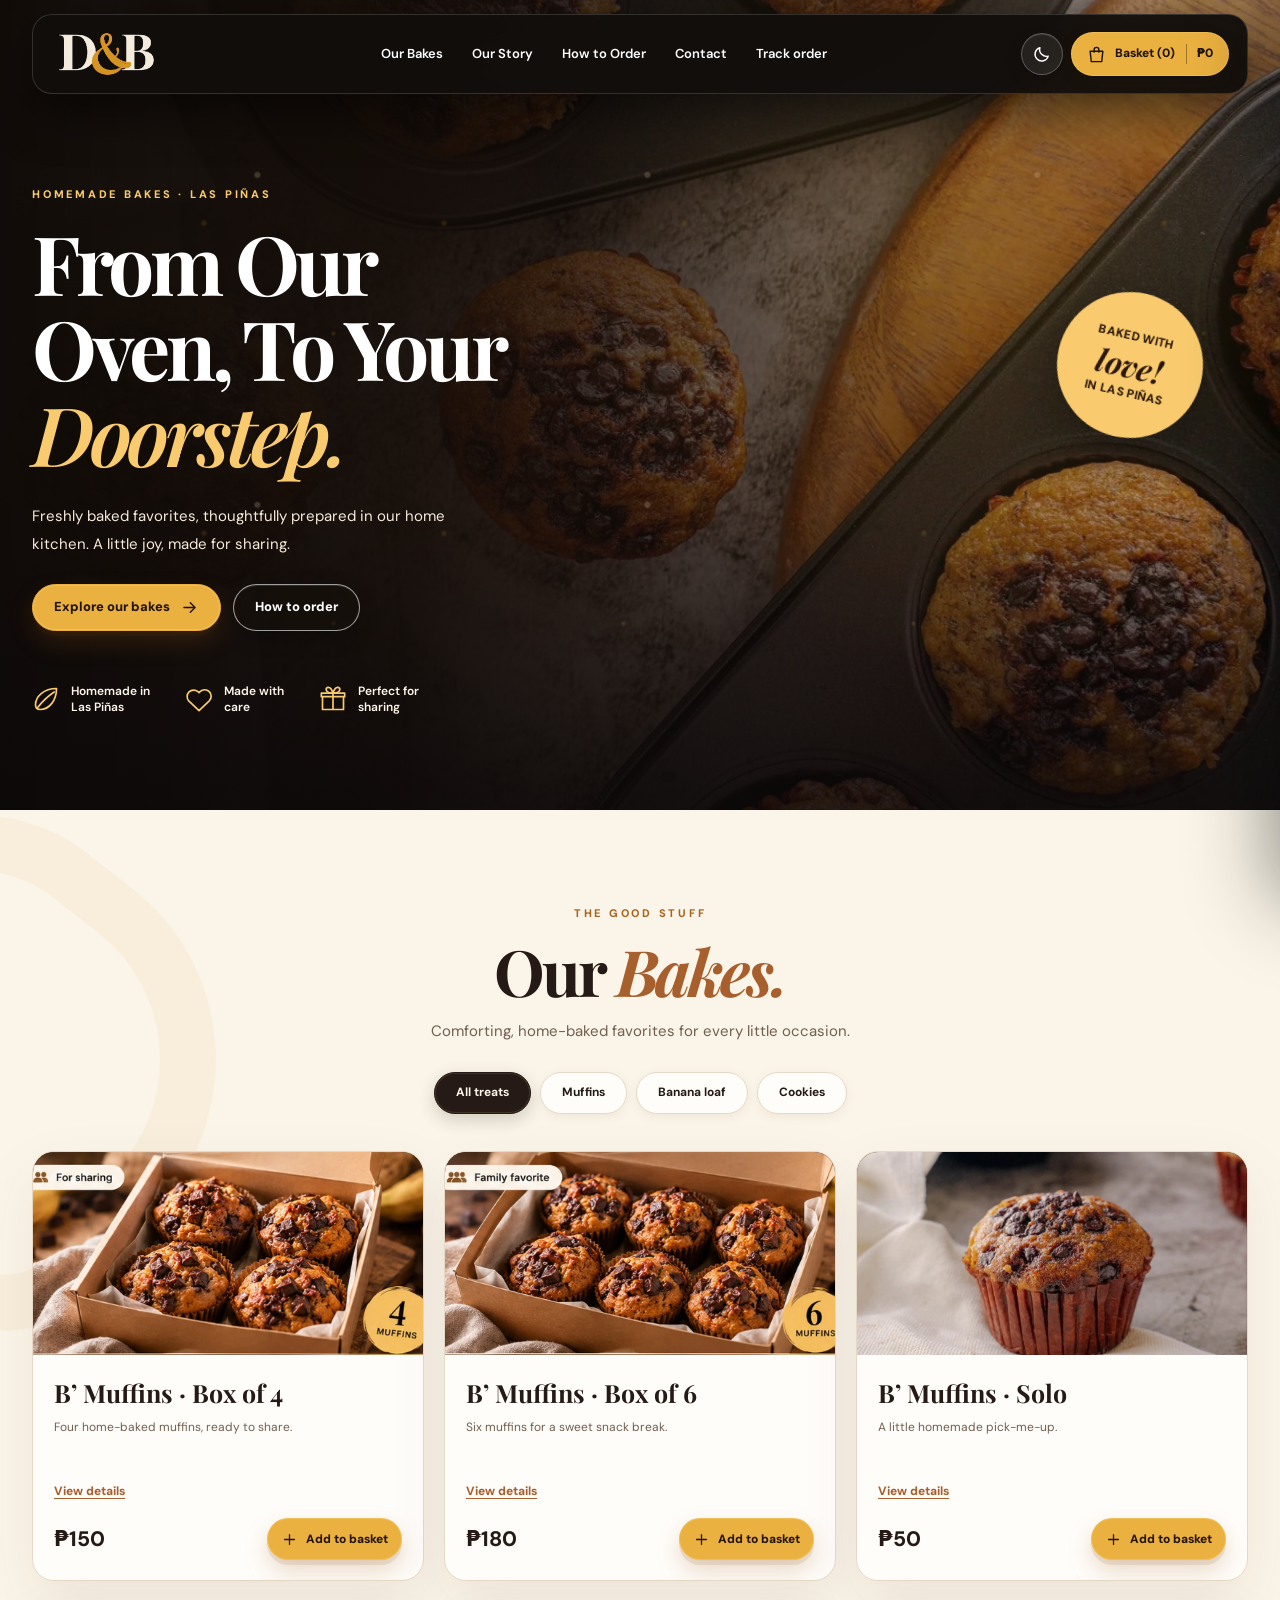
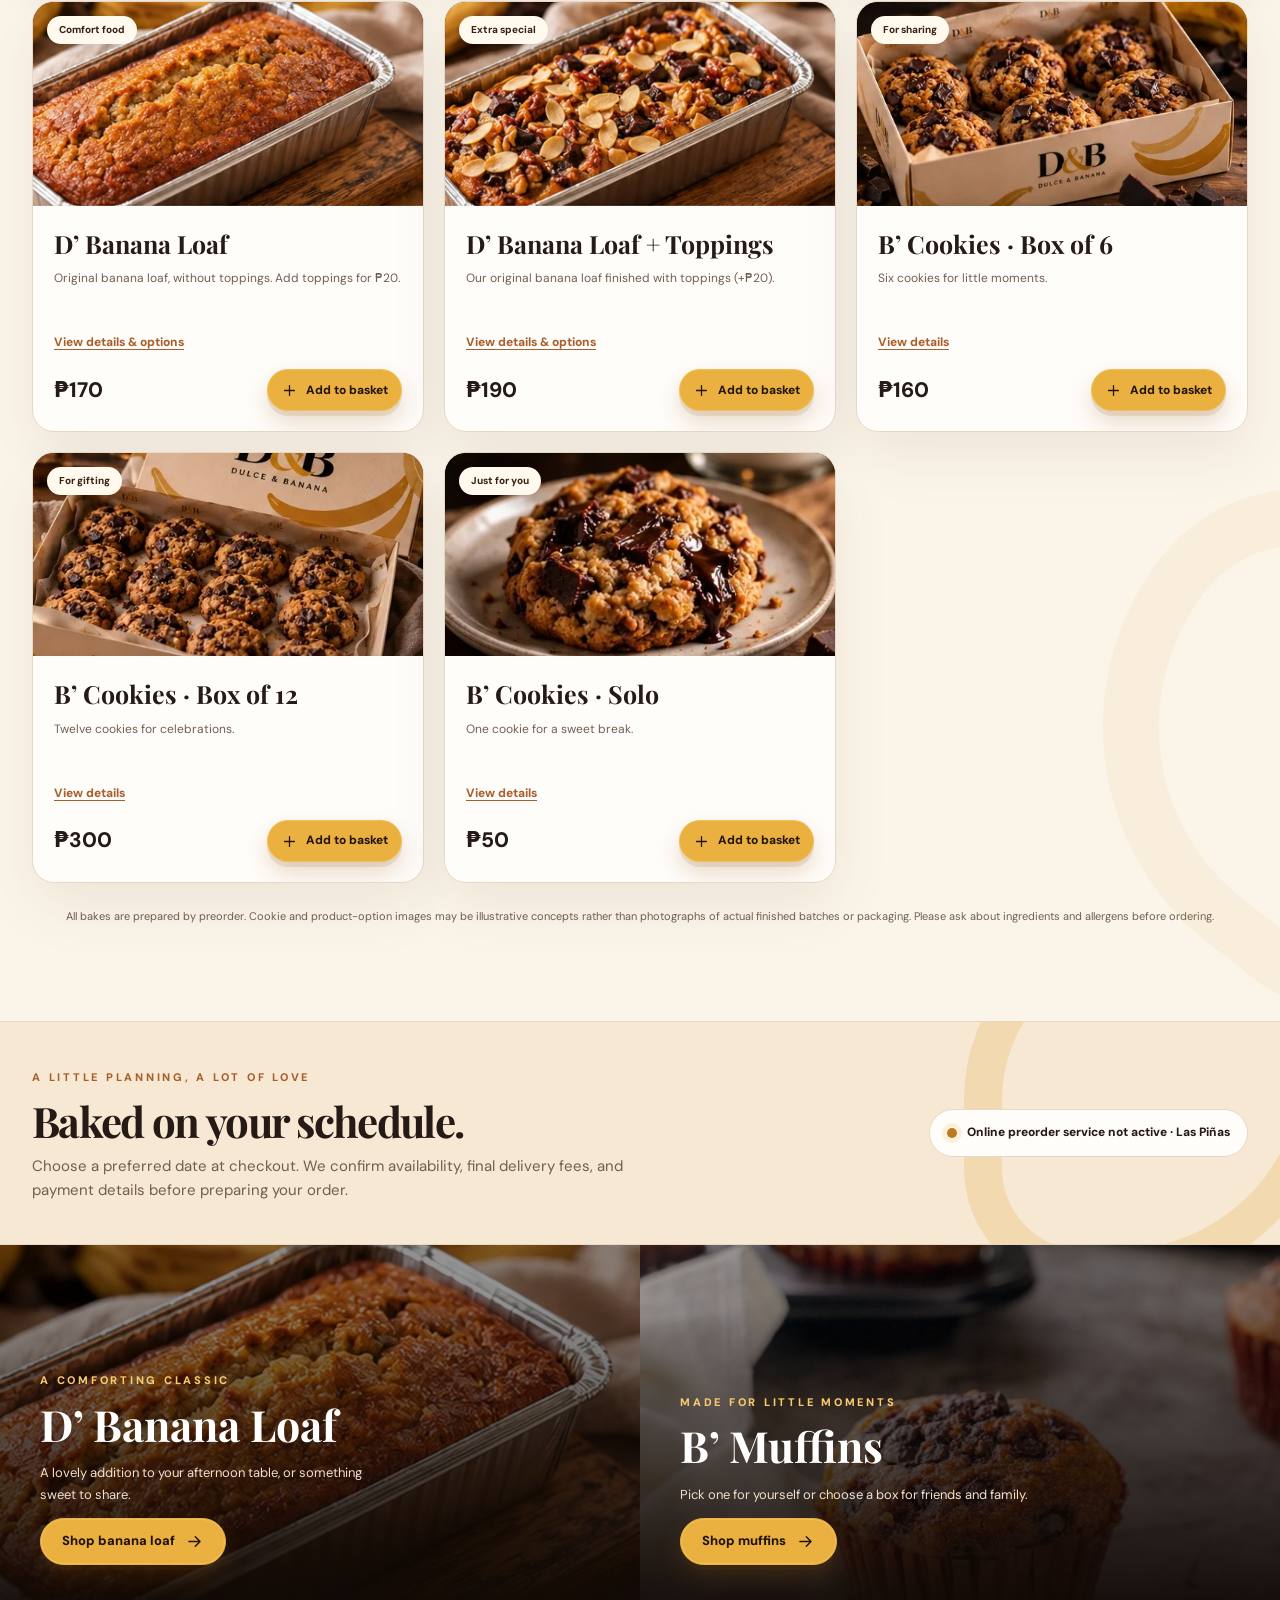
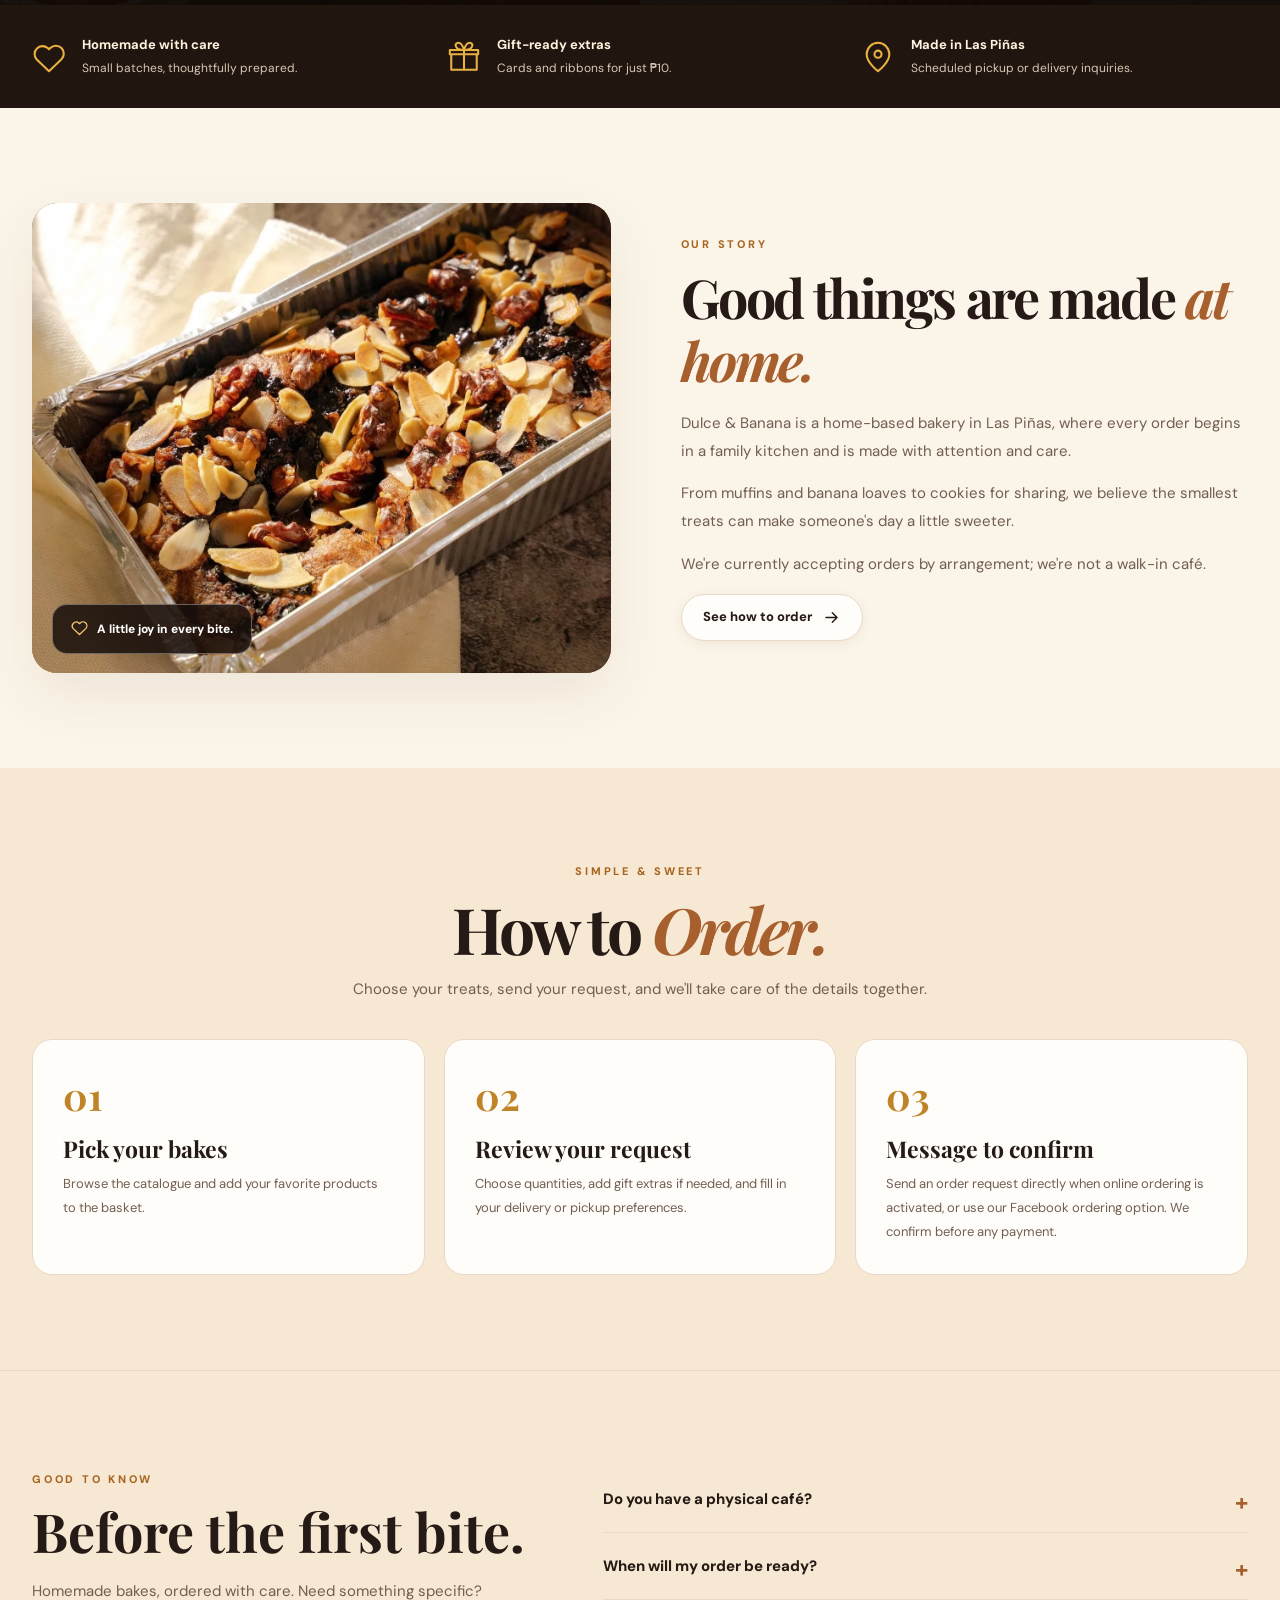
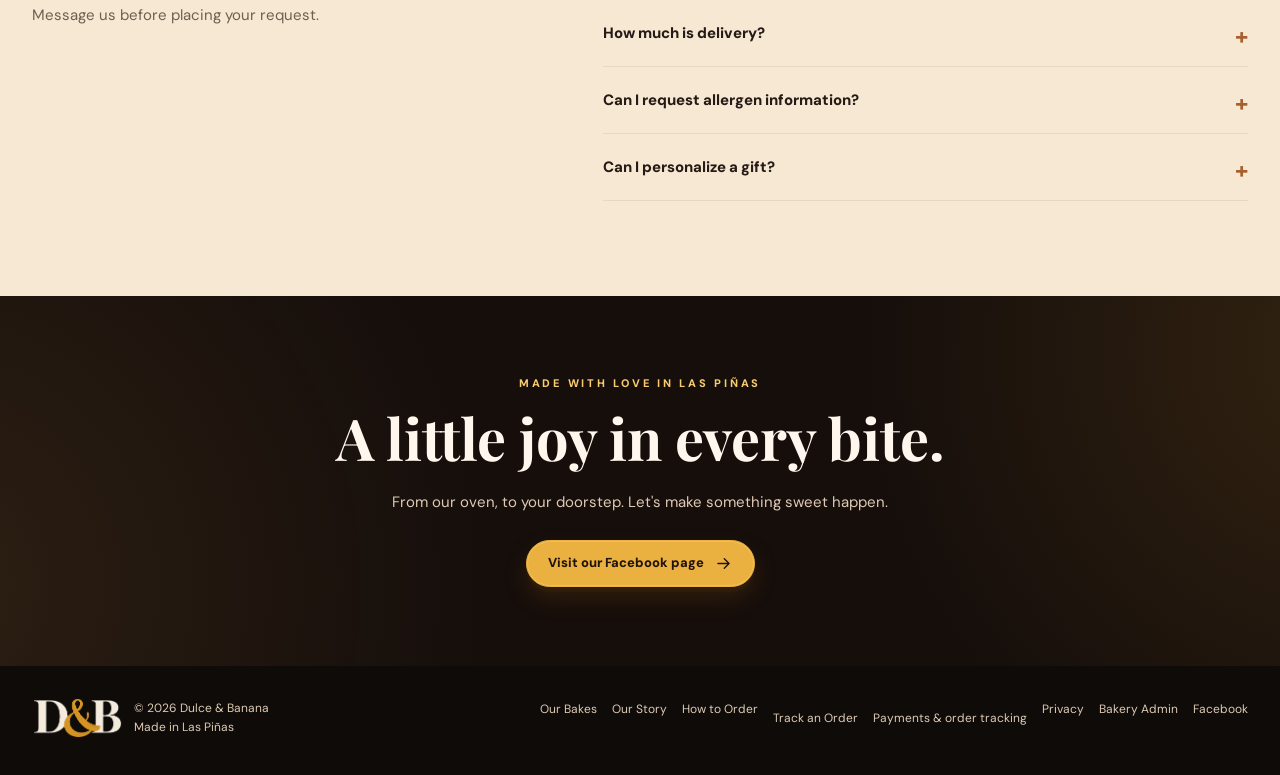
<file: index.html>
<!DOCTYPE html>

<html lang="en">
<head>
<meta charset="utf-8"/>
<meta content="width=device-width, initial-scale=1, viewport-fit=cover" name="viewport"/>
<meta content="#15100c" name="theme-color"/>
<meta content="Dulce &amp; Banana brings homemade muffins, banana loaves and cookies from our oven in Las Piñas to your doorstep. Browse the menu and request your preorder." name="description"/>
<title>Dulce &amp; Banana | Homemade Bakes &amp; Preorders</title>
<meta content="Dulce &amp; Banana standalone storefront" name="application-name"/>
<link href="assets/favicon.png" rel="icon" type="image/png"/>
<link href="https://fonts.googleapis.com" rel="preconnect"/>
<link crossorigin="" href="https://fonts.gstatic.com" rel="preconnect"/>
<link href="https://fonts.googleapis.com/css2?family=DM+Sans:wght@400;500;600;700;800&amp;family=Playfair+Display:ital,wght@0,500;0,600;0,700;0,800;1,500;1,600;1,700&amp;display=swap" rel="stylesheet"/>
<link href="styles.css" rel="stylesheet"/><meta content="6.1-checkout" name="db-release"/></head>
<body>
<svg aria-hidden="true" style="position:absolute;width:0;height:0;overflow:hidden" xmlns="http://www.w3.org/2000/svg"><defs>
<symbol id="i-bag" viewbox="0 0 24 24"><path d="M4 8h16l-1.4 13H5.4L4 8Z"></path><path d="M9 9V6a3 3 0 0 1 6 0v3"></path></symbol>
<symbol id="i-arrow" viewbox="0 0 24 24"><path d="M5 12h14M13 6l6 6-6 6"></path></symbol>
<symbol id="i-moon" viewbox="0 0 24 24"><path d="M20.5 14A8.5 8.5 0 0 1 10 3.5a8.5 8.5 0 1 0 10.5 10.5Z"></path></symbol>
<symbol id="i-sun" viewbox="0 0 24 24"><circle cx="12" cy="12" r="4"></circle><path d="M12 2v2m0 16v2M4.9 4.9l1.4 1.4m11.4 11.4 1.4 1.4M2 12h2m16 0h2M4.9 19.1l1.4-1.4M17.7 6.3l1.4-1.4"></path></symbol>
<symbol id="i-plus" viewbox="0 0 24 24"><path d="M12 5v14M5 12h14"></path></symbol>
<symbol id="i-minus" viewbox="0 0 24 24"><path d="M5 12h14"></path></symbol>
<symbol id="i-x" viewbox="0 0 24 24"><path d="M18 6 6 18M6 6l12 12"></path></symbol>
<symbol id="i-menu" viewbox="0 0 24 24"><path d="M3 6h18M3 12h18M3 18h18"></path></symbol>
<symbol id="i-heart" viewbox="0 0 24 24"><path d="M20.8 5.7a5.6 5.6 0 0 0-7.9 0L12 6.6l-.9-.9a5.6 5.6 0 0 0-7.9 7.9L12 22l8.8-8.4a5.6 5.6 0 0 0 0-7.9Z"></path></symbol>
<symbol id="i-gift" viewbox="0 0 24 24"><path d="M3 10h18v11H3zM2 7h20v3H2zM12 7v14"></path><path d="M12 7C5 7 5 2 8 2c2.5 0 4 5 4 5Zm0 0c7 0 7-5 4-5-2.5 0-4 5-4 5Z"></path></symbol>
<symbol id="i-truck" viewbox="0 0 24 24"><path d="M3 5h11v12H3zM14 9h4l3 4v4h-7z"></path><circle cx="7" cy="18" r="2"></circle><circle cx="18" cy="18" r="2"></circle></symbol>
<symbol id="i-leaf" viewbox="0 0 24 24"><path d="M21 3C10 3 3 10 3 17c0 2 1 4 4 4 8 0 14-8 14-18ZM5 19c4-5 8-9 14-13"></path></symbol>
<symbol id="i-copy" viewbox="0 0 24 24"><rect height="13" rx="2" width="13" x="8" y="8"></rect><path d="M16 8V5a2 2 0 0 0-2-2H5a2 2 0 0 0-2 2v9a2 2 0 0 0 2 2h3"></path></symbol>
<symbol id="i-trash" viewbox="0 0 24 24"><path d="M4 7h16M9 7V4h6v3m-9 0 1 14h10l1-14M10 11v7m4-7v7"></path></symbol>
<symbol id="i-check" viewbox="0 0 24 24"><path d="m4 12 5 5L20 6"></path></symbol>
<symbol id="i-pin" viewbox="0 0 24 24"><path d="M20 10c0 6-8 12-8 12S4 16 4 10a8 8 0 1 1 16 0Z"></path><circle cx="12" cy="10" r="2.5"></circle></symbol>
</defs></svg>
<header class="nav-wrap"><nav aria-label="Main navigation" class="nav container">
<a aria-label="Dulce and Banana home" class="brand" href="#home"><img alt="D&amp;B official logo" src="assets/official-logo-transparent.png"/></a>
<div class="nav-links" id="navLinks"><a href="#menu">Our Bakes</a><a href="#story">Our Story</a><a href="#order">How to Order</a><a href="#contact">Contact</a><button class="nav-track" id="openTracking" type="button">Track order</button></div>
<div class="nav-actions"><button aria-label="Switch to dark mode" class="icon-button" id="themeButton" title="Light or dark theme" type="button"><svg class="ico"><use href="#i-moon"></use></svg></button><button class="basket-button" id="openBasket" type="button"><svg class="ico"><use href="#i-bag"></use></svg><span class="count-text">Basket (<span id="basketCount">0</span>)</span><span class="nav-cart-amount" id="navCartAmount">₱0</span></button><button aria-controls="navLinks" aria-expanded="false" aria-label="Open menu" class="icon-button mobile-menu-button" id="mobileMenu" type="button"><svg class="ico"><use href="#i-menu"></use></svg></button></div>
</nav></header>
<main>
<section class="hero" id="home"><div class="hero-image"></div><div class="hero-sparkle"></div><div class="hero-content container">
<div class="eyebrow">Homemade bakes · Las Piñas</div>
<h1>From Our<br/>Oven, To Your<br/><em>Doorstep.</em></h1>
<p class="hero-desc">Freshly baked favorites, thoughtfully prepared in our home kitchen. A little joy, made for sharing.</p>
<div class="hero-cta"><a class="btn btn-gold" href="#menu">Explore our bakes <svg class="ico"><use href="#i-arrow"></use></svg></a><a class="btn btn-outline" href="#order">How to order</a></div>
<div class="hero-perks"><div><svg class="ico"><use href="#i-leaf"></use></svg> Homemade in<br/>Las Piñas</div><div><svg class="ico"><use href="#i-heart"></use></svg> Made with<br/>care</div><div><svg class="ico"><use href="#i-gift"></use></svg> Perfect for<br/>sharing</div></div>
</div><div aria-hidden="true" class="seal"><span>BAKED WITH<br/><b>love!</b><br/>IN LAS PIÑAS</span></div></section>
<section class="menu-section section" id="menu"><div class="container">
<div class="section-header reveal"><div class="eyebrow">The good stuff</div><h2>Our <span class="text-gold">Bakes.</span></h2><p>Comforting, home-baked favorites for every little occasion.</p></div>
<div aria-label="Filter baked goods" class="filter-bar"><button aria-pressed="true" class="filter active" data-filter="all">All treats</button><button aria-pressed="false" class="filter" data-filter="muffins">Muffins</button><button aria-pressed="false" class="filter" data-filter="loaf">Banana loaf</button><button aria-pressed="false" class="filter" data-filter="cookies">Cookies</button></div>
<div aria-live="polite" class="product-grid" id="productGrid"></div>
<p class="menu-note">All bakes are prepared by preorder. Cookie and product-option images may be illustrative concepts rather than photographs of actual finished batches or packaging. Please ask about ingredients and allergens before ordering.</p>
</div></section>
<section class="preorder-strip" id="preorders"><div class="container preorder-content"><div><span class="eyebrow">A little planning, a lot of love</span><h2 class="serif">Baked on your schedule.</h2><p>Choose a preferred date at checkout. We confirm availability, final delivery fees, and payment details before preparing your order.</p></div><div class="preorder-info"><span aria-hidden="true" class="preorder-dot"></span><span id="availabilityMessage">Preorders by arrangement · Las Piñas</span></div></div></section>
<section aria-label="Featured bakes" class="feature-row">
<article class="feature"><img alt="Illustrative plain banana loaf without toppings" loading="eager" src="assets/banana-loaf-plain.webp"/><div><div class="eyebrow">A comforting classic</div><h2>D’ Banana Loaf</h2><p>A lovely addition to your afternoon table, or something sweet to share.</p><button class="btn btn-gold" data-feature="loaf" type="button">Shop banana loaf <svg class="ico"><use href="#i-arrow"></use></svg></button></div></article>
<article class="feature"><img alt="Actual homemade muffin photographed for Dulce &amp; Banana" loading="eager" src="assets/muffin-solo.webp"/><div><div class="eyebrow">Made for little moments</div><h2>B’ Muffins</h2><p>Pick one for yourself or choose a box for friends and family.</p><button class="btn btn-gold" data-feature="muffins" type="button">Shop muffins <svg class="ico"><use href="#i-arrow"></use></svg></button></div></article>
</section>
<section aria-label="Why choose Dulce and Banana" class="values"><div class="values-inner container"><div class="value"><svg class="ico"><use href="#i-heart"></use></svg><div><h3>Homemade with care</h3><p>Small batches, thoughtfully prepared.</p></div></div><div class="value"><svg class="ico"><use href="#i-gift"></use></svg><div><h3>Gift-ready extras</h3><p>Cards and ribbons for just ₱10.</p></div></div><div class="value"><svg class="ico"><use href="#i-pin"></use></svg><div><h3>Made in Las Piñas</h3><p>Scheduled pickup or delivery inquiries.</p></div></div></div></section>
<section class="story-section section" id="story"><div class="story-grid container"><div class="story-frame reveal"><img alt="A real Dulce &amp; Banana home-baked loaf in its baking tray" loading="eager" src="assets/banana-loaf.webp"/><div class="story-badge"><svg class="ico"><use href="#i-heart"></use></svg> A little joy in every bite.</div></div><div class="story-copy reveal"><div class="eyebrow">Our story</div><h2>Good things are made <span class="text-gold">at home.</span></h2><p>Dulce &amp; Banana is a home-based bakery in Las Piñas, where every order begins in a family kitchen and is made with attention and care.</p><p>From muffins and banana loaves to cookies for sharing, we believe the smallest treats can make someone's day a little sweeter.</p><p>We're currently accepting orders by arrangement; we're not a walk-in café.</p><a class="btn btn-soft" href="#order">See how to order <svg class="ico"><use href="#i-arrow"></use></svg></a></div></div></section>
<section class="steps-section section" id="order"><div class="container"><div class="section-header reveal"><div class="eyebrow">Simple &amp; sweet</div><h2>How to <span class="text-gold">Order.</span></h2><p>Choose your treats, send your request, and we'll take care of the details together.</p></div><div class="steps-grid"><div class="step reveal"><div class="step-number">01</div><h3>Pick your bakes</h3><p>Browse the catalogue and add your favorite products to the basket.</p></div><div class="step reveal"><div class="step-number">02</div><h3>Review your request</h3><p>Choose quantities, add gift extras if needed, and fill in your delivery or pickup preferences.</p></div><div class="step reveal"><div class="step-number">03</div><h3>Message to confirm</h3><p>Send an order request directly when online ordering is activated, or use our Facebook ordering option. We confirm before any payment.</p></div></div></div></section>
<section class="faq-section section" id="faqs"><div class="container faq-layout"><div><span class="eyebrow">Good to know</span><h2 class="serif">Before the first bite.</h2><p>Homemade bakes, ordered with care. Need something specific? Message us before placing your request.</p></div><div class="faq-items"><details><summary>Do you have a physical café?</summary><p>Not yet. Dulce &amp; Banana is a home-based bakery in Las Piñas, preparing orders by arrangement.</p></details><details><summary>When will my order be ready?</summary><p>Choose a preferred date at checkout. We will confirm the baking schedule and availability before your order is accepted.</p></details><details><summary>How much is delivery?</summary><p>Delivery pricing uses a live Lalamove estimate based on a delivery pin, measured from Velmont Residences, Las Piñas, when Lalamove is configured. Delivery is quoted again at fulfillment and the confirmed amount may change.</p></details><details><summary>Can I request allergen information?</summary><p>Yes. Please contact us for ingredients, allergen handling, and storage information before placing an order. We cannot guarantee an allergen-free kitchen.</p></details><details><summary>Can I personalize a gift?</summary><p>Add ribbons and a card for ₱10, and include the gift note in your checkout details.</p></details></div></div></section>
<section class="final-cta" id="contact"><div class="eyebrow" style="color:var(--gold-light)">Made with love in Las Piñas</div><h2>A little joy in every bite.</h2><p>From our oven, to your doorstep. Let's make something sweet happen.</p><a class="btn btn-gold" href="https://www.facebook.com/share/19aByiSkb9/" rel="noopener noreferrer" target="_blank">Visit our Facebook page <svg class="ico"><use href="#i-arrow"></use></svg></a></section>
</main>
<footer class="footer"><div class="footer-inner container"><div class="footer-brand"><img alt="D&amp;B official logo" src="assets/official-logo-transparent.png"/><span>© <span id="year"></span> Dulce &amp; Banana<br/>Made in Las Piñas</span></div><div class="footer-nav"><a href="#menu">Our Bakes</a><a href="#story">Our Story</a><a href="#order">How to Order</a><button class="footer-track" id="footerTracking" type="button">Track an Order</button><button class="footer-track" id="footerPayments" type="button">Payments &amp; order tracking</button><a href="privacy.html">Privacy</a><a href="admin.html">Bakery Admin</a><a href="https://www.facebook.com/share/19aByiSkb9/" rel="noopener noreferrer" target="_blank">Facebook</a></div></div></footer>
<button aria-label="Open your basket" class="mobile-cart" id="mobileBasket" type="button"><svg class="ico"><use href="#i-bag"></use></svg> <span class="mobile-cart-label">View basket (<span id="mobileCount">0</span>)</span> <span class="mobile-cart-total" id="mobileCartAmount">₱0</span> <svg class="ico"><use href="#i-arrow"></use></svg></button>
<div class="shade" id="shade"></div>
<aside aria-hidden="true" aria-label="Shopping basket and preorder checkout" aria-modal="true" class="cart-drawer" id="cartDrawer" role="dialog">
<div class="cart-head"><div><small class="eyebrow">Your little box of joy</small><h2>Your basket.</h2></div><button aria-label="Close basket" class="close-cart" id="closeBasket" type="button"><svg class="ico"><use href="#i-x"></use></svg></button></div>
<div class="cart-scroll"><nav aria-label="Checkout steps" class="checkout-stepper">
<button aria-current="step" class="checkout-stepper-btn current" data-checkout-step="basket" type="button"><span>1</span>Basket</button>
<i aria-hidden="true"></i><button class="checkout-stepper-btn" data-checkout-step="details" type="button"><span>2</span>Details</button>
<i aria-hidden="true"></i><button class="checkout-stepper-btn" data-checkout-step="review" type="button"><span>3</span>Review</button>
</nav><section aria-label="Basket step" class="checkout-stage" id="checkoutStageBasket">
<div class="checkout-intro"><span class="step-kicker">STEP 01 / YOUR TREATS</span><h3>Everything in your basket.</h3><p>Change quantities or remove items before checkout.</p></div>
<div id="cartItems"></div>
<div class="mini-cart-total"><span>Basket subtotal</span><strong id="basketMiniSubtotal">₱0</strong></div>
<button class="btn btn-gold btn-full" id="continueToDetails" type="button">Continue to details <svg class="ico"><use href="#i-arrow"></use></svg></button>
<p class="checkout-helper">No payment is collected while you browse.</p>
</section><form class="cart-form" id="checkoutForm"><section aria-label="Customer details step" class="checkout-stage" hidden="" id="checkoutStageDetails">
<div class="checkout-intro"><span class="step-kicker">STEP 02 / YOUR DETAILS</span><h3>Where should the joy go?</h3><p>Tell us when and how you'd like to receive your bakes.</p></div>
<div class="form-grid"><div><label for="customerName">Full name *</label><input autocomplete="name" id="customerName" maxlength="100" name="customerName" placeholder="Your name" required=""/></div><div><label for="mobileNumber">Mobile number *</label><input autocomplete="tel" id="mobileNumber" inputmode="tel" name="mobileNumber" pattern="(?:\+63|0)9[0-9]{9}" placeholder="09XXXXXXXXX" required="" type="tel"/></div></div><label for="emailAddress">Email (optional)</label><input autocomplete="email" id="emailAddress" maxlength="180" name="emailAddress" placeholder="For order updates" type="email"/><div class="form-grid"><div><label for="fulfillment">Order method *</label><select id="fulfillment" required=""><option value="Delivery">Delivery inquiry</option><option value="Pickup">Pickup inquiry</option></select></div><div><label for="orderDate">Preferred date *</label><input id="orderDate" required="" type="date"/></div></div><p class="field-note" id="dateHint">Select a preferred date; bakery confirmation is required.</p><label for="orderArea">Delivery area / pickup notes *</label><input autocomplete="street-address" id="orderArea" maxlength="240" placeholder="Barangay, Las Piñas / preferred pickup" required=""/>
<div class="delivery-quote-section" id="deliveryQuoteSection">
  <div class="delivery-quote-heading"><span class="quote-kicker">LALAMOVE DELIVERY ESTIMATE</span><strong>From Velmont Residences, Las Piñas</strong></div>
  <p class="delivery-quote-help">For delivery, enter your full street address above, then choose the exact drop-off pin on the map or use your current location. The quotation is live, not a flat per-kilometer charge.</p>
  <div class="delivery-map-actions">
    <button class="btn btn-soft" id="chooseDeliveryPin" type="button">Pin address on map</button>
    <button class="btn btn-soft" id="useDeliveryLocation" type="button">Use my current location</button>
  </div>
  <div class="delivery-map" id="deliveryMap" hidden aria-label="Map to select the customer delivery location"></div>
  <p id="destinationPinStatus" class="delivery-pin-status" role="status">Delivery location pin not set.</p>
  <div class="delivery-quote-captcha" id="deliveryQuoteCaptcha"></div>
  <button class="btn btn-gold btn-full" type="button" id="calculateDeliveryFee">Get Lalamove delivery estimate</button>
  <div class="delivery-quote-result" id="deliveryQuoteResult" aria-live="polite" role="status">A delivery estimate will appear here when Lalamove is connected.</div>
  <small>Estimates can change before your baking date. The bakery confirms the actual delivery charge before payment. No courier is booked at this step.</small>
</div>
<label for="orderNotes">Notes or allergy questions (optional)</label><textarea id="orderNotes" maxlength="500" placeholder="Let us know any special requests; confirm allergens directly with the bakery."></textarea><label class="gift-option" for="giftExtra"><input id="giftExtra" type="checkbox"/><span><strong>Add ribbons &amp; card (+₱10)</strong><small>Gift-ready finishing for the order</small></span></label><div hidden="" id="giftNoteWrap"><label for="giftMessage">Message for the card (optional)</label><input id="giftMessage" maxlength="160" placeholder="A little note for someone special"/></div><p class="field-note" id="checkoutIntro">Your order is a request until Dulce &amp; Banana approves the baking date and final total.</p><div class="stage-buttons"><button class="btn btn-soft" id="backToBasket" type="button">Back to basket</button><button class="btn btn-gold" id="continueToReview" type="button">Review order <svg class="ico"><use href="#i-arrow"></use></svg></button></div></section><section aria-label="Order review step" class="checkout-stage" hidden="" id="checkoutStageReview">
<div id="checkoutReviewContent">
<div class="checkout-intro"><span class="step-kicker">STEP 03 / FINAL CHECK</span><h3>Review your preorder.</h3><p>Check everything before sending your request.</p></div>
<div class="review-lines" id="reviewItems"></div>
<div class="review-details" id="reviewDetails"></div>
<div class="totals"><div><span>Bakes subtotal</span><strong id="itemsSubtotal">₱0</strong></div><div><span>Gift extras</span><strong id="extrasTotal">₱0</strong></div><div><span>Delivery estimate</span><strong id="deliveryFeeDisplay">Awaiting Lalamove quote</strong></div><div class="total-row"><span>Estimated total / subtotal</span><span id="grandTotal">₱0</span></div></div><div class="db-checkout-payment-preview" aria-label="Payment information"><div class="db-checkout-payment-title"><span class="db-kicker">PAYMENT METHODS</span><strong>Payment after order approval.</strong><p>First, place your preorder. Once we confirm the baking date and final amount by SMS or email, your GCash, Maya, and MariBank QR codes will appear when you track the approved order.</p></div><div class="db-checkout-logos" aria-label="Payment methods available after order approval"><span class="db-wallet-logo gcash">GCash</span><span class="db-wallet-logo maya">Maya</span><span class="db-wallet-logo mari">MariBank</span></div><div class="db-checkout-payment-foot"><svg aria-hidden="true" class="ico"><use href="#i-check"></use></svg><span>QR codes open in Order Tracking after approval · Payments are verified manually</span></div></div><p class="notice">Prices are shown before payment. Delivery estimates are indicative; your final delivery charge is confirmed before you send money.</p><div class="captcha-slot" id="captchaMount" aria-label="Order security verification"></div><p class="db-captcha-help" id="captchaHelp" role="status">A security check will appear here before you place your preorder.</p><p class="direct-order-notice" id="directOrderNotice">We are connecting the online order receiver. Orders cannot be submitted yet; no payment is requested.</p><button class="btn btn-gold btn-full" id="checkoutButton" type="submit" disabled>Online ordering unavailable <svg class="ico"><use href="#i-arrow"></use></svg></button><p aria-live="polite" class="status" id="checkoutStatus" role="status"></p><button class="btn btn-soft btn-full checkout-back" id="backToDetails" type="button">Edit details</button></div>
<div aria-live="polite" class="checkout-success" hidden="" id="checkoutSuccess" role="status">
<div class="success-icon"><svg class="ico"><use href="#i-check"></use></svg></div>
<span class="step-kicker">REQUEST RECEIVED</span>
<h3>Your treats are on the way to being planned.</h3>
<p id="successMessage">Your preorder is awaiting bakery confirmation.</p>
<div class="confirmation-reference"><span>Your order reference</span><strong id="successReference"></strong></div>
<p>Save this reference. We’ll review your order and contact you by <strong>text message or email</strong> to confirm your baking date, pickup/delivery arrangements, and exact payable total. This message will be sent personally by the bakery.</p>
<div class="db-success-pay-next"><span class="db-kicker">NEXT · QR PAYMENT</span><strong>Pay after your order is approved.</strong><div class="db-success-methods"><span class="db-wallet-logo gcash">GCash</span><span class="db-wallet-logo maya">Maya</span><span class="db-wallet-logo mari">MariBank</span></div><p>When we confirm your final amount, return here to choose a QR code, save it to your phone, and report your transfer reference. No Facebook message needed.</p></div>
<button class="btn btn-gold btn-full" hidden="" id="afterOrderTracking" type="button">Check confirmation &amp; pay by QR <svg aria-hidden="true" class="ico"><use href="#i-arrow"></use></svg></button><button class="btn btn-soft btn-full" id="startAnotherOrder" type="button">Shop more bakes</button></div>
</section></form></div></aside>
<section aria-hidden="true" aria-labelledby="productTitle" aria-modal="true" class="modal" id="productModal" role="dialog"><div class="modal-shade" data-close-modal=""></div><div class="modal-panel product-modal-panel"><button aria-label="Close details" class="modal-x" data-close-modal="" type="button"><svg class="ico"><use href="#i-x"></use></svg></button><div class="product-modal-layout"><div class="modal-photo"><img alt="" id="productModalImg" loading="lazy"/></div><div class="modal-product-text"><div class="eyebrow">Made at home</div><h2 class="serif" id="productTitle"></h2><div class="modal-price" id="productModalPrice"></div><p id="productModalDescription"></p><div class="ingredient-note"><svg class="ico"><use href="#i-heart"></use></svg> For ingredients, shelf life, and allergens, please contact the bakery before ordering.</div><label class="gift-option" hidden="" id="toppingsWrap"><input id="toppingsCheck" type="checkbox"><span><strong>Add loaf toppings (+₱20)</strong><small>Make it extra special</small></span></input></label><div class="modal-qty"><span>Quantity</span><button aria-label="Decrease quantity" id="productMinus" type="button">−</button><strong id="productQty">1</strong><button aria-label="Increase quantity" id="productPlus" type="button">+</button></div><button class="btn btn-gold btn-full" id="modalAdd" type="button">Add to basket</button><p class="photo-disclosure" id="photoDisclosure"></p></div></div></div></section>
<section aria-hidden="true" aria-labelledby="trackingTitle" aria-modal="true" class="modal" id="trackingModal" role="dialog"><div class="modal-shade" data-close-modal=""></div><div class="modal-panel tracking-panel"><button aria-label="Close tracking" class="modal-x" data-close-modal="" type="button"><svg class="ico"><use href="#i-x"></use></svg></button><span class="eyebrow">Check in on your treats</span><h2 class="serif" id="trackingTitle">Track your preorder.</h2><p>For preorders submitted on Dulce &amp; Banana, enter the reference and mobile number from your confirmation to view your order status.</p><form id="trackingForm"><label for="trackingRef">Order reference</label><input id="trackingRef" maxlength="32" placeholder="DB-XXXXXXXX" required=""><label for="trackingPhone">Mobile number</label><input id="trackingPhone" pattern="(?:\+63|0)9[0-9]{9}" placeholder="09XXXXXXXXX" required="" type="tel"><button class="btn btn-gold btn-full" type="submit">Check order</button></input></input></form><div class="tracking-result" id="trackingResult" role="status"></div><section aria-labelledby="dbPaymentTitle" class="db-payment-panel" hidden="" id="paymentMethods">
<div class="db-payment-head"><span class="db-payment-eyebrow">DULCE &amp; BANANA · SECURE MANUAL TRANSFER</span><h3 id="dbPaymentTitle">A little joy is on its way.</h3><p>Choose how you'd like to pay. Your preorder must be approved and your exact total confirmed before sending payment. We personally verify every transfer.</p></div><div class="db-payment-amount"><div><span class="db-kicker">CONFIRMED AMOUNT TO PAY</span><strong id="dbPaymentConfirmedTotal">—</strong></div><span class="db-manual-badge"><svg aria-hidden="true" class="ico"><use href="#i-check"></use></svg> Verified by bakery staff</span></div>
<div class="db-paymongo-feature" hidden><div class="db-paymongo-icon"><svg aria-hidden="true" class="ico"><use href="#i-bag"></use></svg></div><div><strong>Online payment link (not currently offered)</strong><p>This option is paused while the bakery sets up merchant payment acceptance. Use a confirmed manual payment method instead.</p><button class="db-paymongo-track" id="openPaymentTracking" type="button">Track order &amp; get payment link <svg aria-hidden="true" class="ico"><use href="#i-arrow"></use></svg></button><small>Available only after the bakery approves your order and issues its payment link.</small></div></div>
<div class="db-qr-backup-head"><strong>01 · Choose your payment method</strong><p>The QR codes below are the bakery-approved receiving accounts. Always check the recipient shown in your wallet before transferring.</p></div>
<label class="db-payment-confirm"><input id="dbPaymentConfirmed" type="checkbox"/><span><strong>I have received my approved total.</strong><small>The bakery confirmed my order by text or email and I am ready to pay this exact amount.</small></span></label>
<div hidden="" id="dbPaymentDetails">
<p class="db-pay-intro">Pick a wallet below, scan the code from another device or save the image to pay on this phone. Check the recipient details before sending.</p>
<div aria-label="Choose transfer method" class="db-payment-tabs" role="group">
<button aria-pressed="true" class="db-pay-tab active" data-paymethod="gcash" type="button"><span class="db-paymark gcash">G</span><span>GCash</span></button>
<button aria-pressed="false" class="db-pay-tab" data-paymethod="maya" type="button"><span class="db-paymark maya">m</span><span>Maya</span></button>
<button aria-pressed="false" class="db-pay-tab" data-paymethod="maribank" type="button"><span class="db-paymark mari">M</span><span>MariBank</span></button>
</div>
<div class="db-payment-qr" id="dbPayQrCard"><div class="db-qr-top"><span class="db-qr-tag">SCAN TO TRANSFER</span><strong id="dbQrMethodTitle">GCash</strong></div><img alt="GCash InstaPay recipient QR code provided by Dulce and Banana" id="dbPaymentQr" loading="lazy" src="assets/payment-gcash-qr.png"/><a class="db-download-qr" download="Dulce-and-Banana-GCash-QR.png" href="assets/payment-gcash.png" id="dbDownloadQr"><svg aria-hidden="true" class="ico"><use href="#i-arrow"></use></svg> Save payment QR to your phone</a></div>
<div class="db-pay-help">The QR is for a <strong>manual bank or wallet transfer</strong>, not an automatic payment gateway. On the same phone, save the image and import it into your wallet app if supported. The bakery must separately verify funds received.</div>
<div class="db-payment-report"><span class="db-kicker">02 · LET US KNOW WHEN YOU'VE SENT IT</span>
<h4>Already made your transfer?</h4><p>Enter the reference on your payment receipt. We'll review it against the actual receiving account and then send your order confirmation personally by <strong>SMS or email</strong>.</p>
<label for="dbPayOrderRef">Your confirmed Dulce &amp; Banana order reference</label><input autocomplete="off" id="dbPayOrderRef" maxlength="48" placeholder="DB-XXXXXXXX" type="text"/>
<label for="dbPayAmount">Amount sent (₱)</label><input id="dbPayAmount" inputmode="decimal" min="0.01" placeholder="Final amount actually sent" step="0.01" type="number"/>
<label for="dbPayTransferRef">Bank / wallet transaction reference</label><input autocomplete="off" id="dbPayTransferRef" maxlength="100" placeholder="From your payment receipt" type="text"/>
<div class="delivery-quote-captcha" id="paymentReportCaptcha"></div><button class="btn btn-gold btn-full" id="dbCopyPaymentReport" type="button">Report transfer on this website <svg aria-hidden="true" class="ico"><use href="#i-copy"></use></svg></button>
<a class="btn btn-soft btn-full" hidden href="https://www.facebook.com/share/19aByiSkb9/" id="dbReportPaymentFB" rel="noopener noreferrer" target="_blank">Contact bakery if needed <svg aria-hidden="true" class="ico"><use href="#i-arrow"></use></svg></a>
<p aria-live="polite" class="db-pay-status" id="dbPaymentReportStatus" role="status"></p><div class="db-pay-next-steps"><svg class="ico" aria-hidden="true"><use href="#i-check"></use></svg><div><strong>What happens next?</strong><span>Your payment status stays <b>Awaiting verification</b> until the bakery confirms the received funds. Your sister will then text or email you about the order.</span></div></div>
</div>
</div>
</section><p class="tracking-security-note">Only pay after Dulce &amp; Banana confirms your order and displays its final amount. Do not use screenshots as proof of completed payment.</p></div></section>
<div aria-live="polite" class="toast" id="toast" role="status"></div>
<script src="config.js"></script><script src="store.js"></script><script src="delivery.js"></script><script src="sticky-nav.js"></script></body>
</html>
</file>
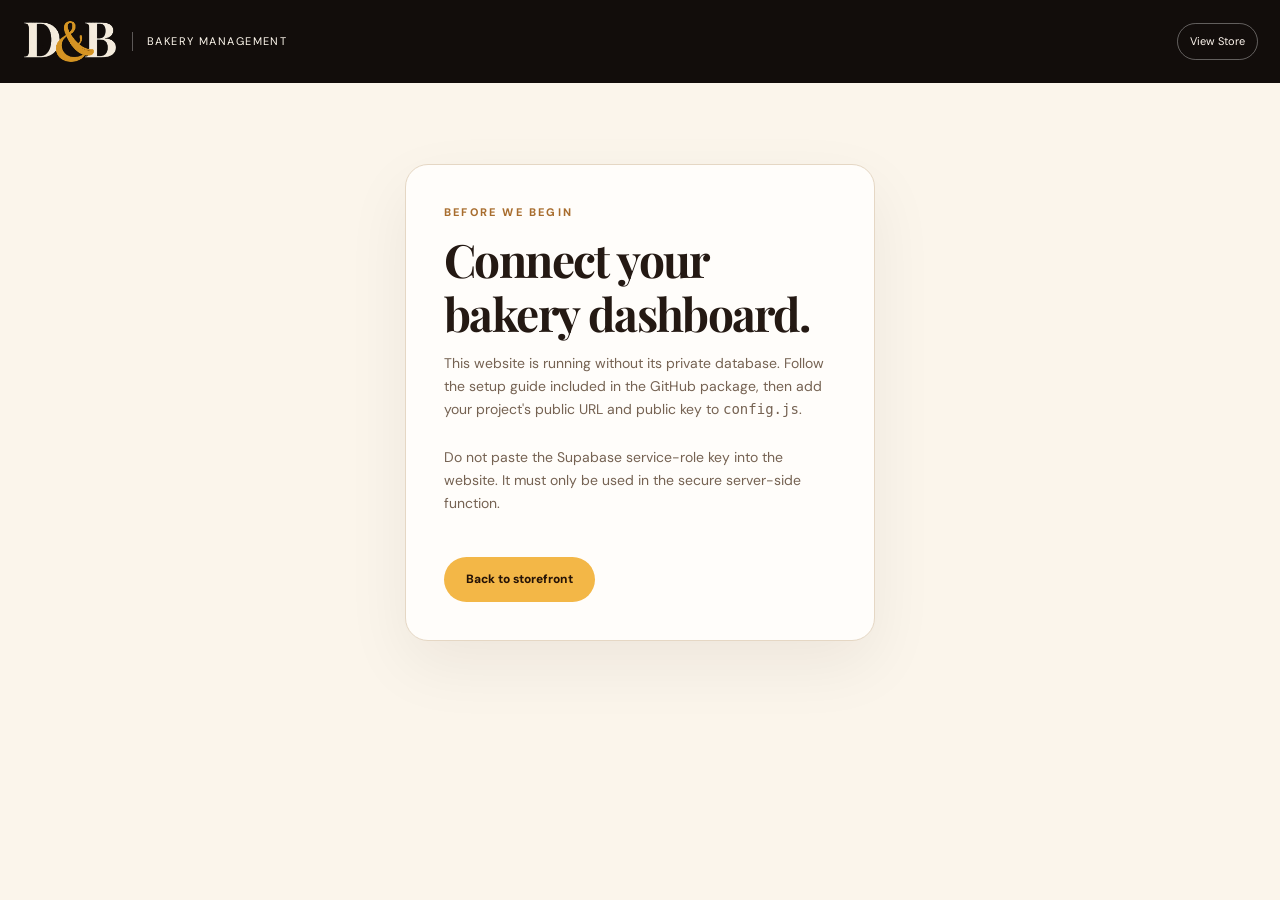
<file: admin.html>
<!doctype html><html lang="en"><head><meta charset="utf-8"/><meta name="viewport" content="width=device-width,initial-scale=1,viewport-fit=cover"/><meta name="robots" content="noindex,nofollow"/><meta name="theme-color" content="#17100d"/><title>Dulce & Banana | Bakery Dashboard</title><link rel="icon" href="assets/favicon.png"/><link rel="preconnect" href="https://fonts.googleapis.com"/><link href="https://fonts.googleapis.com/css2?family=DM+Sans:wght@400;500;600;700;800&family=Playfair+Display:wght@500;600;700;800&display=swap" rel="stylesheet"/><link rel="stylesheet" href="admin.css"/></head>
<body>
<div class="topbar"><a href="index.html"><img src="assets/official-logo-transparent.png" alt="Dulce & Banana"/><span class="topbar-sub">Bakery Management</span></a><div class="top-actions"><span id="userEmail"></span><a href="index.html" class="small-link">View Store</a><button id="signOut" type="button" class="small-link" hidden>Sign out</button></div></div>
<main>
<section id="setupState" class="auth-panel" hidden><div class="eyebrow">Before we begin</div><h1>Connect your bakery dashboard.</h1><p>This website is running without its private database. Follow the setup guide included in the GitHub package, then add your project's public URL and public key to <code>config.js</code>.</p><p>Do not paste the Supabase service-role key into the website. It must only be used in the secure server-side function.</p><a href="index.html" class="btn">Back to storefront</a></section>
<section id="loginState" class="auth-panel" hidden><div class="eyebrow">For your sister and approved staff</div><h1>Good to have you back.</h1><p>Sign in to manage preorders, baking availability, and products.</p><form id="loginForm"><label for="adminEmail">Admin email</label><input id="adminEmail" type="email" autocomplete="username" required placeholder="you@example.com"/><label for="adminPassword">Password</label><input id="adminPassword" type="password" autocomplete="current-password" required minlength="6" placeholder="Your secure password"/><button class="btn" type="submit">Sign in to dashboard</button></form><div id="loginStatus" class="status" role="status"></div><small>Access is restricted to accounts explicitly authorized as bakery administrators.</small></section>
<section id="dashboard" class="dashboard" hidden>
 <div class="dash-header"><div><span class="eyebrow">Dulce & Banana / Bakery HQ</span><h1>Made at home. Managed with care.</h1><p>Every order, baking date, and product in one place.</p></div><div class="live-label" id="ordersState">Status loading…</div></div>
 <nav class="tabs" aria-label="Dashboard sections"><button class="tab active" type="button" data-tab="overview">Overview</button><button class="tab" type="button" data-tab="orders">Orders</button><button class="tab" type="button" data-tab="calendar">Baking calendar</button><button class="tab" type="button" data-tab="products">Products</button><button class="tab" type="button" data-tab="settings">Settings</button></nav>
 <div id="flash" class="flash" role="status" hidden></div>
 <section class="tab-content" id="panel-overview"><div class="metric-grid"><article class="metric"><span>Total requests</span><strong id="metricTotal">—</strong><small>From the database</small></article><article class="metric"><span>Pending review</span><strong id="metricPending">—</strong><small>Need your attention</small></article><article class="metric"><span>Upcoming preorders</span><strong id="metricUpcoming">—</strong><small>Not yet completed</small></article><article class="metric"><span>Completed sales</span><strong id="metricSales">—</strong><small>Subtotal, excluding delivery</small></article></div><div class="panel"><div class="panel-head"><h2>Recent order requests</h2><button type="button" class="link-button" data-tab="orders">View all</button></div><div id="recentOrders"></div></div></section>
 <section class="tab-content" id="panel-orders" hidden><div class="panel"><div class="panel-head"><h2>All orders &amp; transfer verification</h2><div><select id="statusFilter" aria-label="Filter order status"><option value="all">All statuses</option><option value="pending_review">Pending review</option><option value="confirmed">Confirmed</option><option value="preparing">Preparing</option><option value="ready">Ready</option><option value="out_for_delivery">Out for delivery</option><option value="completed">Completed</option><option value="rejected">Rejected</option><option value="cancelled">Cancelled</option></select><button class="btn btn-secondary" type="button" id="refreshOrders">Refresh</button></div></div><p class="admin-hint">Confirm the baking date and actual Lalamove cost, then save the final amount. PayMongo is currently unavailable, so verify GCash/Maya/MariBank payments by checking your receiving account. Never accept screenshots as proof of payment.</p><div id="ordersList"></div></div></section>
 <section class="tab-content" id="panel-calendar" hidden><div class="two-col"><div class="panel"><h2>Block a baking date</h2><p>Close specific days when your sister won't be able to bake. These dates are enforced during live preorder submission.</p><form id="blockDateForm"><label for="blockDay">Unavailable date</label><input id="blockDay" type="date" required/><label for="blockReason">Reason (optional)</label><input id="blockReason" maxlength="120" placeholder="Rest day, full schedule, etc."/><button class="btn" type="submit">Block this date</button></form></div><div class="panel"><h2>Upcoming blocked dates</h2><div id="blockedList"></div></div></div></section>
 <section class="tab-content" id="panel-products" hidden><div class="panel"><div class="panel-head"><div><h2>Product catalogue</h2><p>Change availability and prices. Existing submitted orders keep their recorded prices.</p></div></div><div id="productsList"></div><button class="btn" type="button" id="saveProducts">Save product changes</button></div></section>
 <section class="tab-content" id="panel-settings" hidden><div class="panel settings-panel"><h2>Bakery availability</h2><p>Review the actual baking schedule with your sister before accepting online orders. Default settings are examples, not confirmed operating hours.</p><form id="settingsForm"><label class="toggle-row"><span><strong>Accept direct online preorder requests</strong><small>When off, direct website checkout is unavailable.</small></span><input id="acceptingOrders" type="checkbox"/></label><div class="two-fields"><div><label for="noticeHours">Minimum advance notice (hours)</label><input id="noticeHours" type="number" min="0" max="720" required/></div><div><label for="dailyLimit">Maximum orders per baking date</label><input id="dailyLimit" type="number" min="1" max="500" required/></div></div><fieldset><legend>Available baking days</legend><div class="weekdays" id="weekdays"></div></fieldset><button type="submit" class="btn">Save bakery settings</button></form><p class="settings-note">Before switching on live orders, configure the Turnstile protection and deploy the Supabase Edge Functions. This dashboard cannot accept payment or charge cards.</p></div></section>
 </section>
</section>
</main><script src="config.js"></script><script type="module" src="admin.js"></script>
</body></html>
</file>
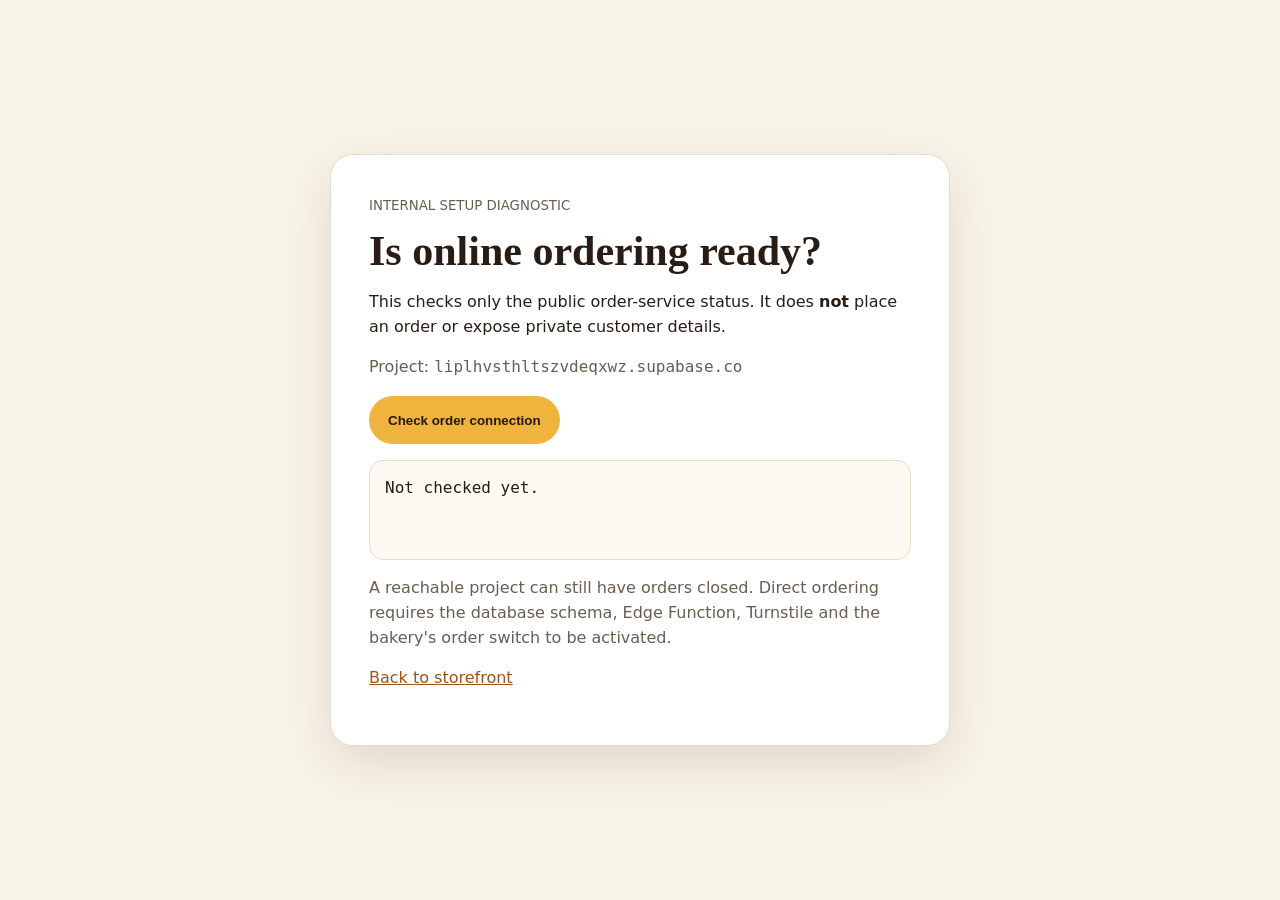
<file: connection-check.html>
<!doctype html>
<html lang="en"><head><meta charset="utf-8"><meta name="viewport" content="width=device-width,initial-scale=1">
<meta name="robots" content="noindex,nofollow"><title>Dulce & Banana | Order Connection Check</title>
<style>
:root{color-scheme:light}*{box-sizing:border-box}body{margin:0;min-height:100vh;background:#faf5e9;color:#291c15;font:16px/1.55 system-ui,-apple-system,sans-serif;display:grid;place-items:center;padding:20px}
.card{max-width:620px;width:100%;background:#fff;border-radius:23px;box-shadow:0 18px 55px #291c1523;border:1px solid #eadbc4;padding:clamp(22px,5vw,38px)}
h1{font-family:Georgia,serif;font-size:clamp(29px,5vw,42px);line-height:1.1;margin:10px 0 16px}h2{font-size:17px}small, .muted{color:#6b5c50}button{cursor:pointer;background:#efb43d;color:#24180e;border:0;border-radius:25px;font-weight:800;padding:13px 19px;min-height:48px}button:hover{background:#f6c75c}button:disabled{opacity:.6;cursor:wait}pre{overflow-wrap:anywhere;white-space:pre-wrap;background:#fcf9f3;border:1px solid #eadbc4;padding:15px;border-radius:14px;min-height:100px}a{color:#9d5419}
</style></head>
<body><main class="card"><small>INTERNAL SETUP DIAGNOSTIC</small><h1>Is online ordering ready?</h1><p>This checks only the public order-service status. It does <b>not</b> place an order or expose private customer details.</p><p class="muted">Project: <code id="project"></code></p><button id="check" type="button">Check order connection</button><pre id="result" role="status" aria-live="polite">Not checked yet.</pre><p class="muted">A reachable project can still have orders closed. Direct ordering requires the database schema, Edge Function, Turnstile and the bakery's order switch to be activated.</p><p><a href="index.html">Back to storefront</a></p></main>
<script src="config.js"></script><script>
'use strict';
const config=window.DB_CONFIG||{};
const r=document.getElementById('result');
document.getElementById('project').textContent=(()=>{try{return new URL(config.supabaseUrl).hostname}catch{return 'not configured'}})();
document.getElementById('check').addEventListener('click',async()=>{
 const b=document.getElementById('check');b.disabled=true;r.textContent='Checking…';
 try{
 if(!/^https:\/\/[a-z0-9-]+\.supabase\.co$/.test(config.supabaseUrl||''))throw new Error('Supabase URL is missing or invalid.');
 const ctrl=new AbortController();const timer=setTimeout(()=>ctrl.abort(),12000);
 let res;try{res=await fetch(config.supabaseUrl+'/functions/v1/place-order',{method:'GET',cache:'no-store',headers:{'apikey':config.supabaseAnonKey||''},signal:ctrl.signal});}finally{clearTimeout(timer)}
 let data={};try{data=await res.json()}catch{}
 if(!res.ok)throw new Error('HTTP '+res.status+': '+(data.error||'Order endpoint not responding.'));
 r.textContent=JSON.stringify({api_reachable:true,accepting_orders:data.accepting_orders===true,turnstile_configured:Boolean(data.turnstileSiteKey),catalogue_items:Array.isArray(data.products)?data.products.length:0,message:data.message||''},null,2);
 }catch(e){r.textContent='Order service NOT ready. '+(e?.message||'Unknown error')+'\n\nCheck that place-order Edge Function is deployed, Origin is allowed and the project is connected.'}
 finally{b.disabled=false}
});
</script></body></html>
</file>
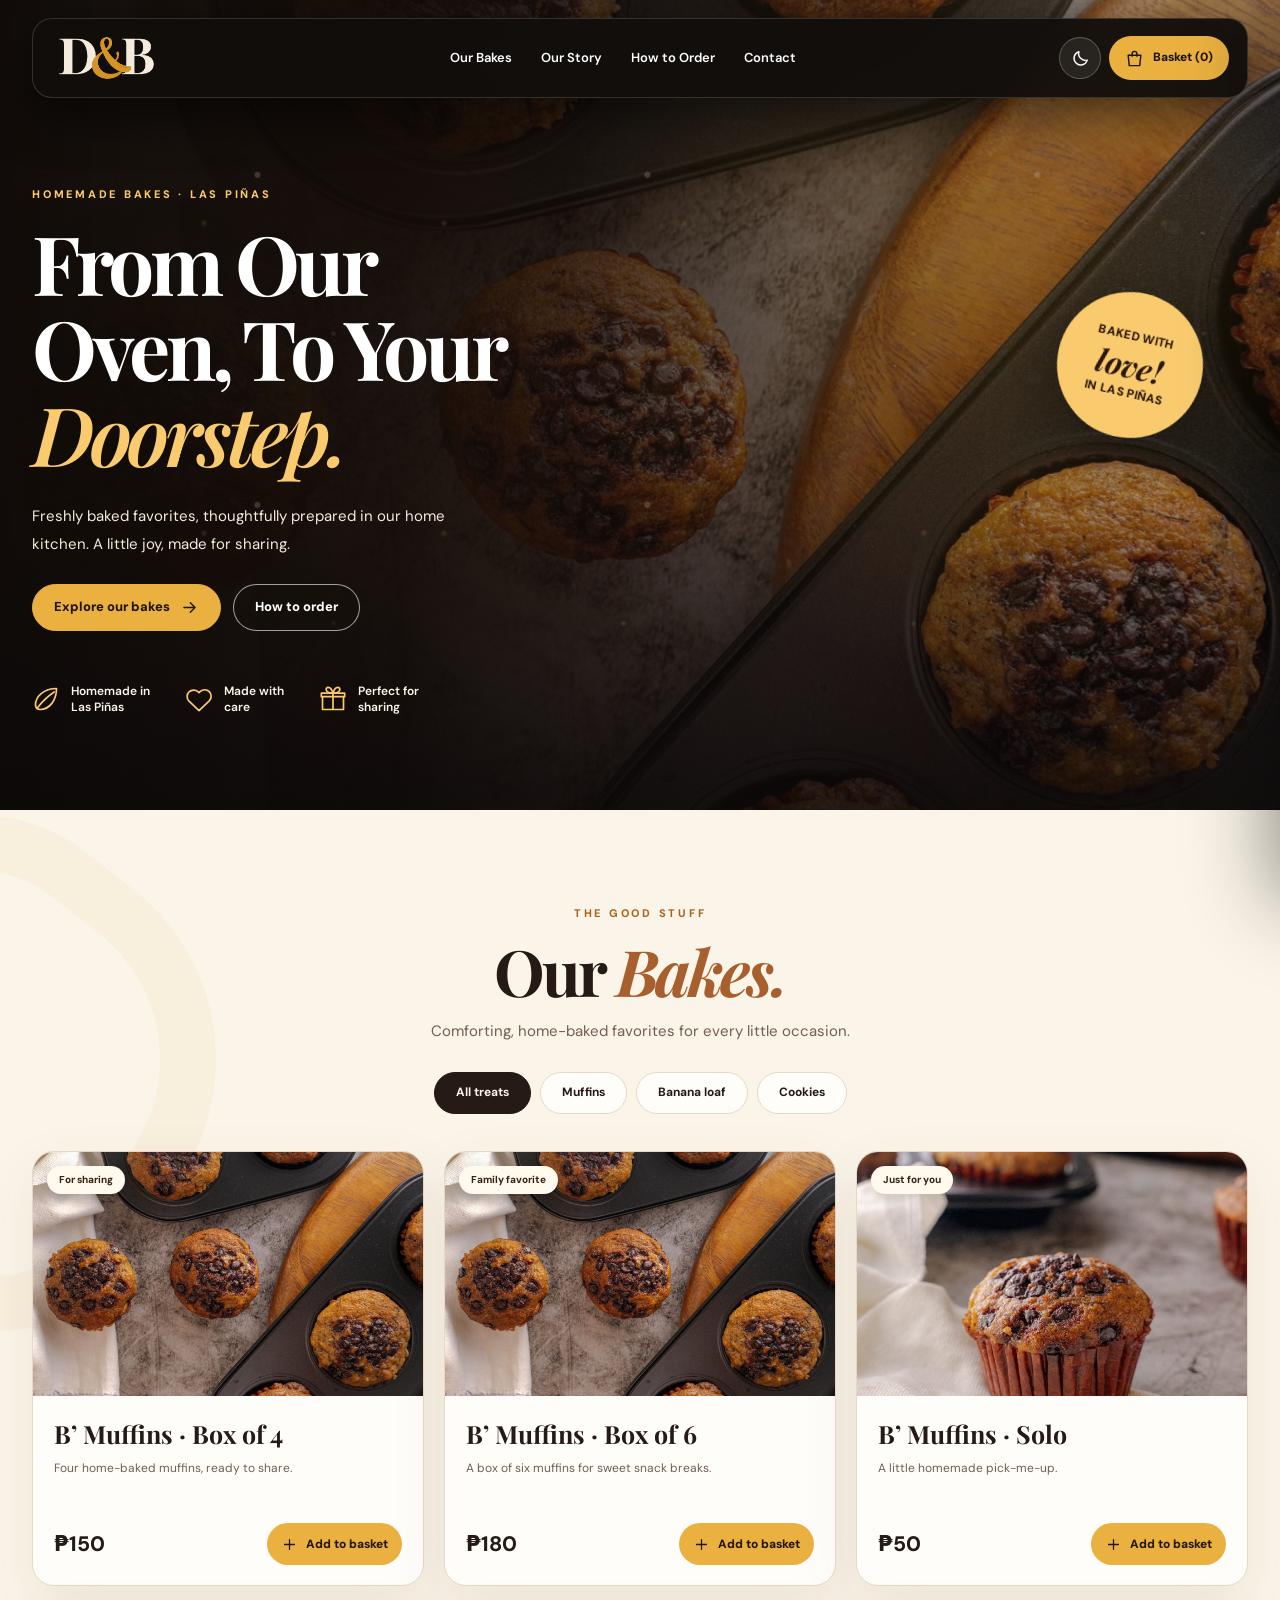
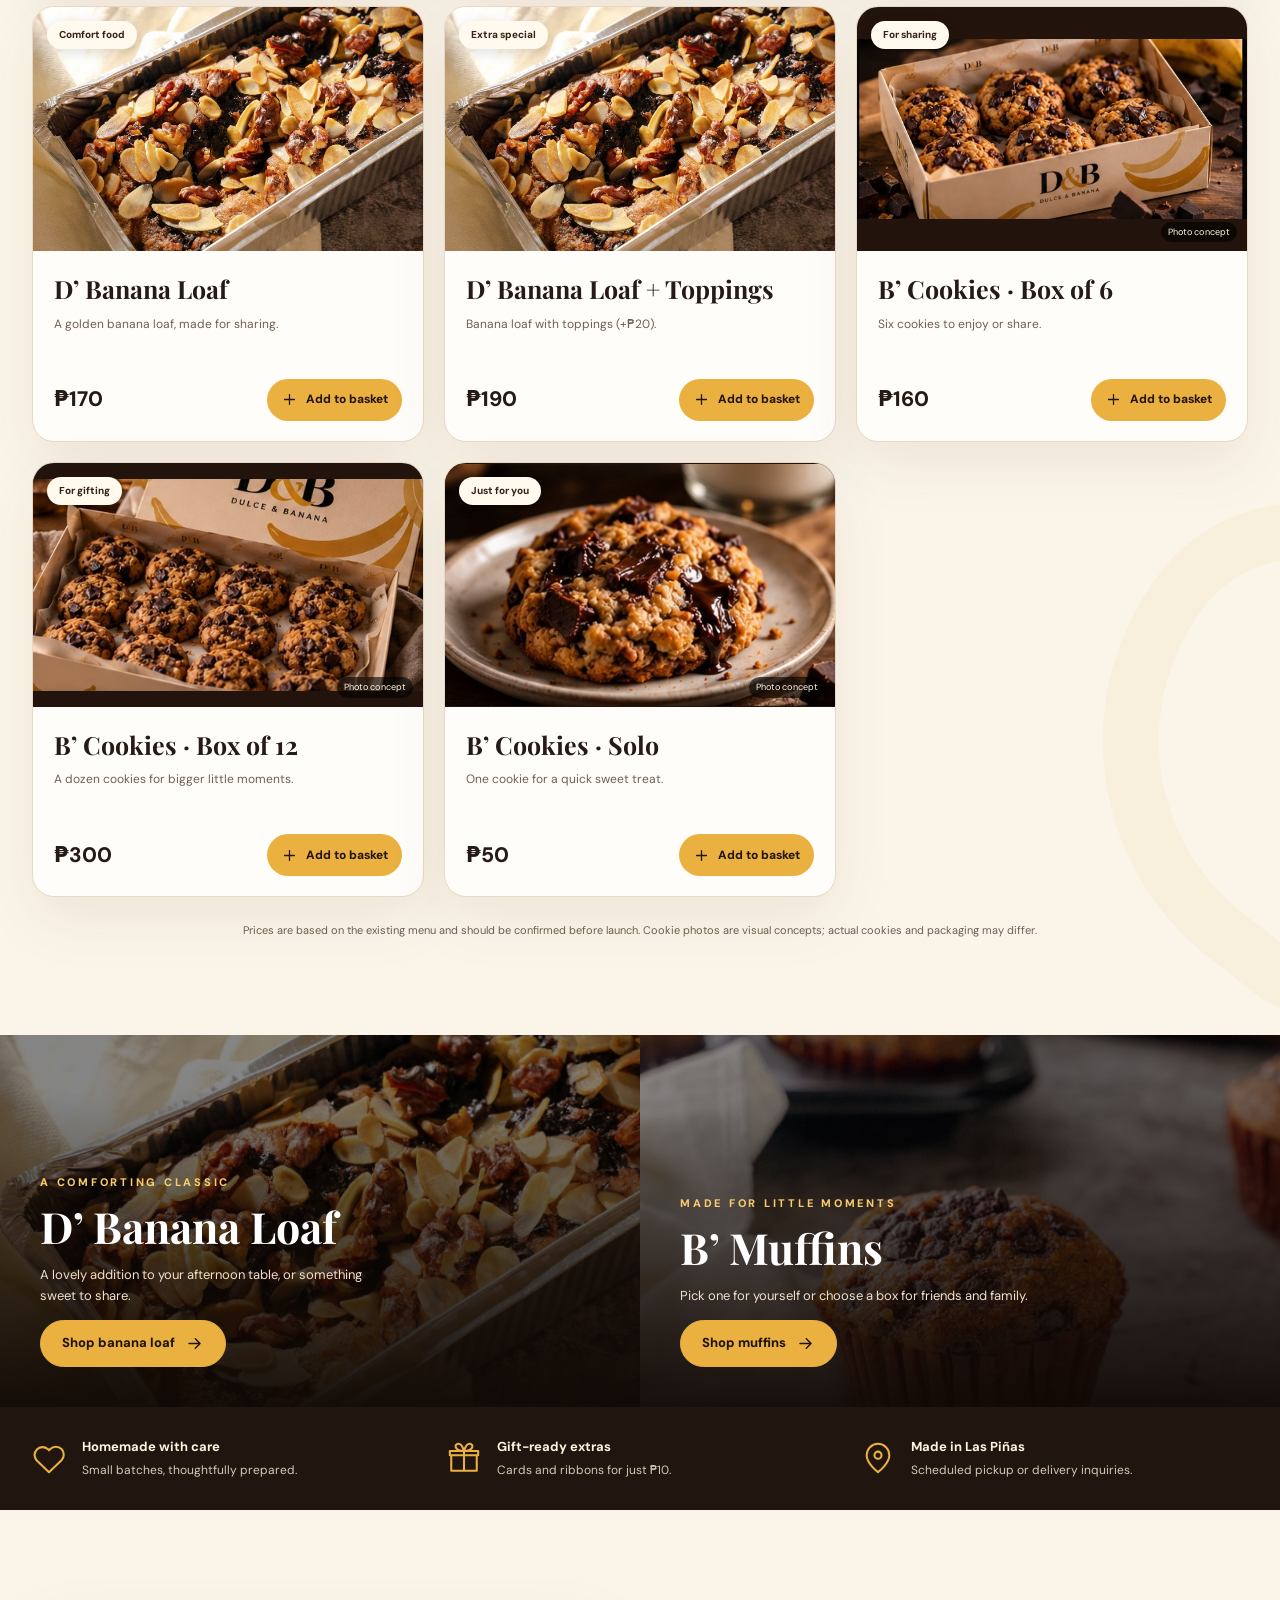
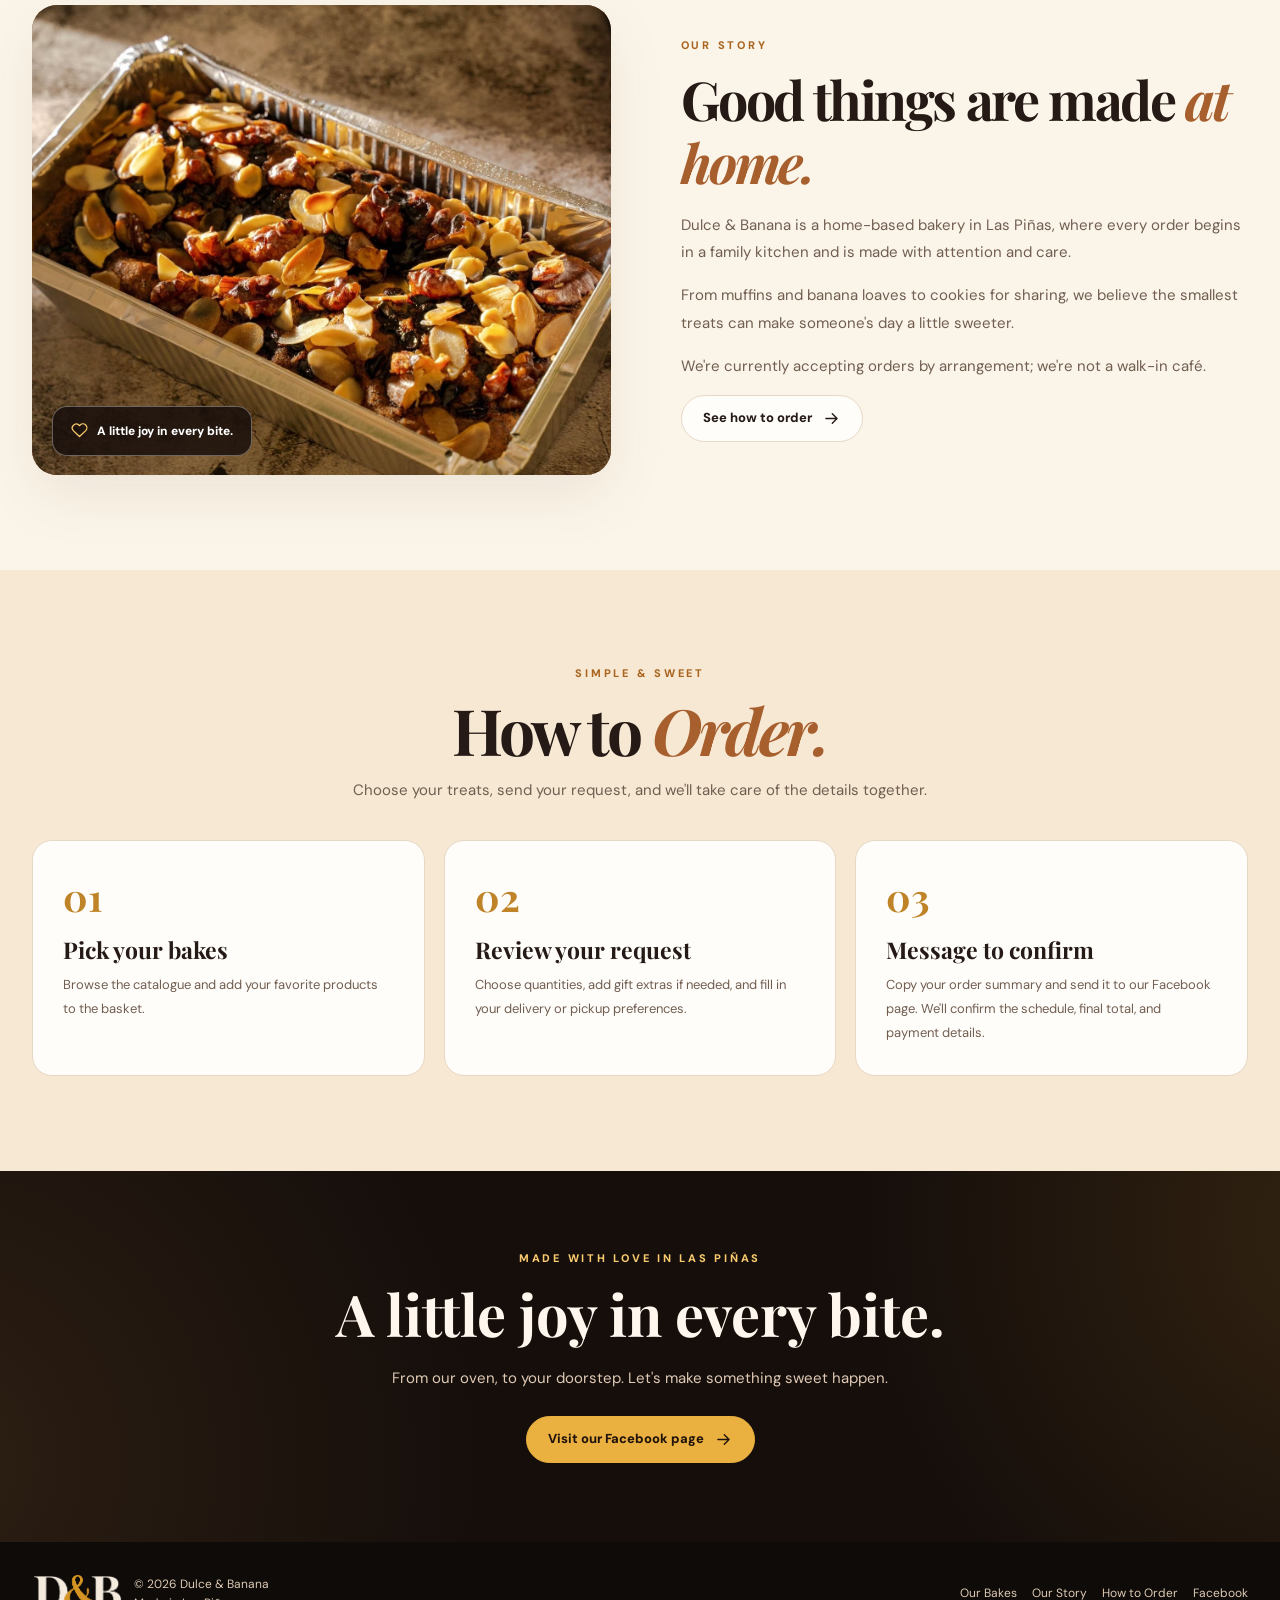
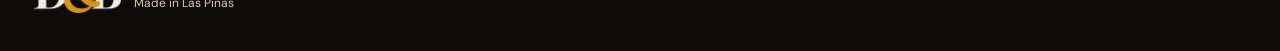
<file: legacy.html>
<!doctype html>
<html lang="en">
<head>
  <meta charset="utf-8" />
  <meta name="viewport" content="width=device-width, initial-scale=1, viewport-fit=cover" />
  <meta name="theme-color" content="#15100c" />
  <meta name="description" content="Dulce & Banana brings homemade muffins, banana loaves and cookies from our oven in Las Piñas to your doorstep. Browse the menu and request your preorder." />
  <title>Dulce & Banana | From Our Oven, To Your Doorstep</title>
  <link rel="icon" type="image/png" href="assets/favicon.png" />
  <link rel="preconnect" href="https://fonts.googleapis.com" />
  <link rel="preconnect" href="https://fonts.gstatic.com" crossorigin />
  <link href="https://fonts.googleapis.com/css2?family=DM+Sans:wght@400;500;600;700;800&family=Playfair+Display:ital,wght@0,500;0,600;0,700;0,800;1,500;1,600;1,700&display=swap" rel="stylesheet" />
<style>
:root{--cream:#fbf5e9;--card:#fffdfa;--panel:#f6e8d3;--ink:#251a15;--muted:#715e51;--stroke:#e7d8c5;--gold:#ebb140;--gold-light:#f9cb6e;--chocolate:#160f0b;--highlight:#a75f2e;--shadow:0 22px 60px rgba(74,39,13,.08);color-scheme:light}
html{scroll-behavior:smooth;scroll-padding-top:84px}
*{box-sizing:border-box}
body{margin:0;background:var(--cream);color:var(--ink);font:400 15px/1.6 'DM Sans',system-ui,sans-serif;transition:background .3s,color .3s}
body.dark{--cream:#19120f;--card:#251b17;--panel:#30231b;--ink:#f8eddb;--muted:#cbb7a5;--stroke:#514033;--highlight:#f1b15b;--shadow:0 22px 65px rgba(0,0,0,.28);color-scheme:dark}
button,input,select,textarea{font:inherit}button{cursor:pointer}button:disabled{cursor:not-allowed;opacity:.6}
a{color:inherit;text-decoration:none}a:focus-visible,button:focus-visible,input:focus-visible,select:focus-visible,textarea:focus-visible{outline:3px solid #f4b841;outline-offset:3px}
img{display:block;width:100%;max-width:100%}svg{display:block}.ico{width:19px;height:19px;stroke:currentColor;stroke-width:1.8;fill:none;stroke-linecap:round;stroke-linejoin:round;flex:none}
.container{width:min(1240px,calc(100% - 64px));margin-inline:auto}
.serif{font-family:'Playfair Display',Georgia,serif}.eyebrow{font-size:11px;letter-spacing:.25em;text-transform:uppercase;font-weight:800;color:#a96520}.btn{min-height:47px;padding:12px 21px;border:1px solid transparent;border-radius:100px;font-weight:800;font-size:13px;display:inline-flex;align-items:center;justify-content:center;gap:10px;transition:transform .2s,box-shadow .2s,background .2s}.btn:hover:not(:disabled){transform:translateY(-2px)}.btn-gold{background:var(--gold);color:#20130b;border-color:var(--gold)}.btn-gold:hover{background:var(--gold-light);box-shadow:0 8px 28px #edb33d33}.btn-outline{border-color:#ffffff99;color:#fff;background:#17100b80}.btn-soft{border-color:var(--stroke);background:var(--card);color:var(--ink)}.btn-full{width:100%}
.nav-wrap{position:absolute;top:18px;left:0;right:0;z-index:30}.nav{display:flex;align-items:center;gap:22px;min-height:80px;padding:9px 18px 9px 24px;background:#110e0cf2;border:1px solid #ffffff25;border-radius:20px;box-shadow:0 17px 48px #0008;backdrop-filter:blur(16px);color:#fff}.brand{display:flex;align-items:center;gap:6px;flex:none;min-width:130px}.brand img{width:99px;height:49px;object-fit:contain;mix-blend-mode:normal}.brand span{font-size:8px;line-height:1.5;letter-spacing:.28em;color:#eee0c5;font-weight:800;display:none}
.nav-links{display:flex;justify-content:center;align-items:center;gap:29px;flex:1;font-size:13px;font-weight:600}.nav-links a{transition:color .2s}.nav-links a:hover,.nav-links a:focus-visible{color:var(--gold-light)}.nav-actions{display:flex;align-items:center;gap:8px}.icon-button{border:1px solid #ffffff40;background:#ffffff13;color:white;border-radius:50%;width:42px;height:42px;display:grid;place-items:center}.icon-button:hover{background:#ffffff27}.icon-button .ico{width:19px;height:19px}.basket-button{border:0;background:var(--gold);color:#1e120b;border-radius:60px;padding:0 16px;height:44px;font-weight:800;font-size:12px;display:flex;align-items:center;gap:9px;white-space:nowrap}.basket-button:hover{background:var(--gold-light)}.mobile-menu-button{display:none}
.hero{min-height:728px;position:relative;overflow:hidden;isolation:isolate;background:#120b07;color:#fff}.hero-image{position:absolute;inset:0;background-image:linear-gradient(90deg,#100b08 0%,#130c08ef 32%,#130c088c 61%,#100b0833),url('assets/muffins.jpg');background-position:center,center 44%;background-size:cover;transform:scale(1.045);animation:hero-breathe 22s ease-in-out infinite alternate;z-index:-3}.hero::after{position:absolute;inset:0;content:"";background:radial-gradient(circle at 78% 30%,#f1b53a26,transparent 38%),linear-gradient(0deg,#0b0809bb,transparent 38%);z-index:-2;pointer-events:none}.hero-sparkle{position:absolute;inset:0;z-index:-1;pointer-events:none;opacity:.55;background:radial-gradient(circle at 15% 15%,#f8ba513c 1px,transparent 3px),radial-gradient(circle at 66% 53%,#fff4d055 2px,transparent 4px),radial-gradient(circle at 85% 72%,#f8ba513b 1px,transparent 4px);background-size:290px 290px,390px 330px,240px 310px;animation:sparkle-pan 25s linear infinite}.hero-content{padding-top:186px;padding-bottom:95px;position:relative}.hero-content .eyebrow{color:var(--gold-light);animation:rise .8s both}.hero h1{font:700 clamp(49px,6.4vw,95px)/1.045 'Playfair Display',Georgia,serif;letter-spacing:-.052em;margin:16px 0 27px;max-width:730px;animation:rise .85s .07s both}.hero h1 em{font-weight:600;color:var(--gold-light)}.hero-desc{font-size:15px;line-height:1.85;color:#f5eadb;max-width:425px;margin:0 0 25px;animation:rise .85s .15s both}.hero-cta{display:flex;gap:12px;flex-wrap:wrap;animation:rise .85s .23s both}.hero-perks{display:flex;gap:35px;flex-wrap:wrap;margin-top:52px;animation:rise .85s .3s both}.hero-perks>div{display:flex;align-items:center;gap:11px;font-size:12px;line-height:1.35;font-weight:600;color:#fff7ec}.hero-perks .ico{color:var(--gold-light);width:28px;height:28px;stroke-width:1.45}.seal{position:absolute;right:max(6vw,20px);top:36%;background:var(--gold-light);color:#2b170a;width:146px;height:146px;border-radius:50%;display:flex;justify-content:center;align-items:center;text-align:center;box-shadow:0 14px 65px #0006;transform:rotate(13deg);animation:seal-float 5s ease-in-out infinite;pointer-events:none}.seal span{display:block;font-size:12px;font-weight:800;line-height:1.25;letter-spacing:.025em}.seal b{font:italic 700 31px 'Playfair Display',serif}
.section{padding:95px 0}.menu-section{position:relative;overflow:hidden;background:var(--cream);transition:background .3s}.menu-section:before,.menu-section:after{content:"";position:absolute;width:340px;height:340px;border:56px solid #dca24613;border-radius:45% 55% 30% 70%;pointer-events:none;transform:rotate(38deg);animation:shape-drift 20s ease-in-out infinite alternate}.menu-section:before{left:-240px;top:25px}.menu-section:after{right:-255px;bottom:60px;animation-delay:-9s}.section-header{text-align:center;max-width:690px;margin:0 auto 28px;position:relative}.section-header h2{font:700 clamp(42px,5vw,66px)/1.2 'Playfair Display',Georgia,serif;letter-spacing:-.048em;margin:10px 0 9px}.section-header p{color:var(--muted);margin:0}.text-gold{color:var(--highlight);font-style:italic}.filter-bar{display:flex;justify-content:center;flex-wrap:wrap;gap:9px;margin:29px 0 37px;position:relative}.filter{border:1px solid var(--stroke);background:var(--card);color:var(--ink);border-radius:99px;padding:10px 21px;font-size:12px;font-weight:700;min-height:42px}.filter.active{background:var(--ink);color:var(--cream);border-color:var(--ink)}.filter:hover{border-color:var(--highlight)}.product-grid{display:grid;grid-template-columns:repeat(3,minmax(0,1fr));gap:20px;position:relative}.product-card{border:1px solid var(--stroke);background:var(--card);border-radius:22px;overflow:hidden;box-shadow:var(--shadow);transition:transform .25s,box-shadow .25s;display:flex;flex-direction:column}.product-card:hover{transform:translateY(-6px);box-shadow:0 24px 65px #23130820}.product-photo{position:relative;background:#26170e;height:244px;overflow:hidden}.product-photo img{width:100%;height:100%;object-fit:cover;transition:transform .5s ease}.product-photo.cookie-photo img{object-fit:contain;background:#22140d}.product-card:hover .product-photo img{transform:scale(1.025)}.pill{position:absolute;top:14px;left:14px;background:#fff9ee;color:#392316;padding:6px 12px;border-radius:99px;font-size:10px;font-weight:800;box-shadow:0 3px 14px #0002}.photo-concept{position:absolute;bottom:9px;right:10px;background:#0009;color:#fff9e8;padding:3px 7px;border-radius:99px;font-size:9px;letter-spacing:.01em}.product-details{padding:22px 21px 20px;display:flex;flex:1;flex-direction:column}.product-details h3{font:700 clamp(21px,2vw,25px)/1.3 'Playfair Display',Georgia,serif;margin:0 0 9px}.product-details p{margin:0 0 22px;color:var(--muted);font-size:12px;line-height:1.65;flex:1;min-height:42px}.product-bottom{display:flex;align-items:center;justify-content:space-between;gap:8px}.price{font-size:21px;line-height:1.2;font-weight:800}.add-button{background:var(--gold);color:#24140a;border:0;border-radius:99px;min-width:44px;height:42px;padding:0 14px;display:flex;gap:8px;align-items:center;justify-content:center;font-size:12px;font-weight:800;white-space:nowrap}.add-button:hover{background:var(--gold-light)}.add-button .ico{width:17px;height:17px}.menu-note{font-size:11px;color:var(--muted);text-align:center;margin:25px 0 0}
.feature-row{display:grid;grid-template-columns:1fr 1fr;background:#170f0b}.feature{position:relative;min-height:372px;display:flex;align-items:end;overflow:hidden;padding:40px;color:#fff}.feature img{position:absolute;inset:0;width:100%;height:100%;object-fit:cover;filter:brightness(.52);transition:transform .5s}.feature:hover img{transform:scale(1.045)}.feature::after{position:absolute;inset:0;content:"";background:linear-gradient(0deg,#100905f0,transparent 85%)}.feature>div{position:relative;z-index:1}.feature .eyebrow{color:var(--gold-light)}.feature h2{font:700 43px/1.17 'Playfair Display',serif;margin:9px 0}.feature p{font-size:13px;max-width:360px;color:#f1dfce;line-height:1.65}
.values{padding:30px 0;background:#21160f;color:#fff4df}.values-inner{display:grid;grid-template-columns:repeat(3,1fr);gap:28px}.value{display:flex;align-items:center;gap:16px}.value .ico{color:var(--gold);width:34px;height:34px;stroke-width:1.45}.value h3{font-size:13px;margin:0 0 3px}.value p{font-size:12px;color:#d7c7b5;margin:0}
.story-section{background:var(--cream)}.story-grid{display:grid;grid-template-columns:1.02fr 1fr;gap:70px;align-items:center}.story-frame{border-radius:25px;overflow:hidden;position:relative;box-shadow:var(--shadow);background:#8b5c38}.story-frame img{height:470px;object-fit:cover}.story-badge{position:absolute;bottom:19px;left:20px;background:#19100cdb;color:#fff;border:1px solid #ffffff55;padding:14px 18px;border-radius:15px;font-size:12px;font-weight:800}.story-badge .ico{display:inline-block;width:17px;height:17px;color:var(--gold-light);vertical-align:-3px;margin-right:6px}.story-copy h2{font:700 clamp(38px,4.2vw,61px)/1.17 'Playfair Display',Georgia,serif;letter-spacing:-.045em;margin:13px 0 18px}.story-copy p{color:var(--muted);font-size:15px;line-height:1.85;margin:0 0 15px}
.steps-section{background:var(--panel);transition:background .3s}.steps-grid{display:grid;grid-template-columns:repeat(3,minmax(0,1fr));gap:19px;margin-top:38px}.step{background:var(--card);border:1px solid var(--stroke);border-radius:20px;padding:30px}.step .step-number{font:700 38px 'Playfair Display',Georgia,serif;color:#bf8427}.step h3{font:700 23px 'Playfair Display',Georgia,serif;margin:12px 0 8px}.step p{margin:0;font-size:13px;color:var(--muted);line-height:1.85}
.final-cta{background:#150e0b;color:#fff7ed;padding:79px 24px;text-align:center;position:relative;overflow:hidden}.final-cta:before{content:"";position:absolute;inset:-20%;background:radial-gradient(circle at 10% 70%,#a5743a2b,transparent 34%),radial-gradient(circle at 90% 25%,#df9d3226,transparent 30%);animation:sparkle-pan 18s linear infinite}.final-cta>*{position:relative}.final-cta h2{font:700 clamp(34px,4.5vw,59px) 'Playfair Display',Georgia,serif;margin:7px 0 15px}.final-cta p{color:#e0cab5;margin:0 0 26px}.footer{background:#0f0b09;color:#ddcab4;padding:30px 0 35px}.footer-inner{display:flex;justify-content:space-between;align-items:center;gap:18px;font-size:12px}.footer-brand{display:flex;align-items:center;gap:11px}.footer-brand img{width:91px;height:44px;object-fit:contain;mix-blend-mode:normal}.footer-nav{display:flex;gap:15px;flex-wrap:wrap}.footer-nav a:hover{color:var(--gold-light)}
.mobile-cart{display:none}.shade{position:fixed;inset:0;z-index:50;background:#0009;opacity:0;visibility:hidden;transition:.28s}.shade.open{opacity:1;visibility:visible}.cart-drawer{position:fixed;z-index:51;right:0;top:0;bottom:0;width:min(480px,100vw);background:var(--card);color:var(--ink);box-shadow:-24px 0 80px #0007;transform:translateX(104%);transition:transform .3s ease;display:flex;flex-direction:column}.cart-drawer.open{transform:translateX(0)}.cart-head{display:flex;justify-content:space-between;align-items:center;padding:23px 24px;border-bottom:1px solid var(--stroke)}.cart-head h2{font:700 30px 'Playfair Display',Georgia,serif;margin:0}.close-cart{border:1px solid var(--stroke);background:var(--card);color:var(--ink);border-radius:50%;height:40px;width:40px;display:grid;place-items:center}.cart-scroll{overflow-y:auto;overscroll-behavior:contain;flex:1;padding:18px 24px 30px}.cart-item{display:grid;grid-template-columns:1fr auto;gap:10px;border-bottom:1px solid var(--stroke);padding:14px 0}.cart-item h3{font-size:13px;margin:0 0 2px}.cart-item small{color:var(--muted)}.qty-line{display:flex;gap:10px;align-items:center;margin-top:12px}.qty-line button{width:31px;height:31px;border:1px solid var(--stroke);background:var(--panel);color:var(--ink);border-radius:50%;display:grid;place-items:center}.qty-line .ico{width:15px;height:15px}.qty-line .remove{margin-left:8px}.qty-line strong{min-width:14px;text-align:center}.cart-form{padding-top:12px}.cart-form h3{margin:14px 0 2px;font-size:15px}.cart-form label{display:block;font-size:12px;font-weight:800;margin:12px 0 5px}.cart-form input:not([type=checkbox]),.cart-form textarea,.cart-form select{width:100%;min-height:42px;padding:10px 12px;border:1px solid var(--stroke);border-radius:10px;background:var(--cream);color:var(--ink)}.cart-form textarea{min-height:62px;resize:vertical}.form-grid{display:grid;grid-template-columns:1fr 1fr;gap:12px}.cart-form .field-note{font-size:11px;color:var(--muted);margin:8px 0}.gift-option{display:flex;gap:9px;align-items:start;background:var(--panel);border:1px solid var(--stroke);border-radius:12px;padding:12px;margin-top:15px;cursor:pointer}.gift-option input{accent-color:#ad6f12;margin-top:4px}.gift-option span{font-size:12px;font-weight:700}.gift-option small{display:block;font-size:11px;color:var(--muted);font-weight:400}.totals{margin-top:20px;border-top:1px solid var(--stroke);padding-top:16px}.totals>div{display:flex;justify-content:space-between;align-items:center;gap:10px}.totals .total-row{margin-top:9px;font-size:19px;font-weight:800}.checkout-action{padding-top:16px}.notice{font-size:11px;color:var(--muted);line-height:1.6;margin:10px 0}.copy-section{display:none;border:1px solid #bd8a3e;background:var(--panel);border-radius:14px;padding:12px;margin-top:12px}.copy-section.show{display:block}.copy-section textarea{min-height:140px;font-size:11px;line-height:1.5}.copy-section .btn{margin-top:10px}.status{font-size:12px;color:var(--highlight);font-weight:700;line-height:1.6;min-height:1.4em}.toast{position:fixed;z-index:60;left:50%;bottom:24px;transform:translate(-50%,32px);opacity:0;pointer-events:none;background:#19100b;color:#fff;border:1px solid #ffffff3d;border-radius:20px;padding:12px 20px;box-shadow:0 14px 40px #0005;transition:.25s;font-size:12px;font-weight:700}.toast.show{opacity:1;transform:translate(-50%,0)}
.reveal{opacity:0;transform:translateY(20px);transition:opacity .7s,transform .7s}.reveal.visible{opacity:1;transform:translateY(0)}
@keyframes hero-breathe{from{transform:scale(1.04) translate(0,0)}to{transform:scale(1.125) translate(-1.2%,.8%)}}@keyframes sparkle-pan{to{background-position:180px 90px,270px -120px,170px 120px}}@keyframes rise{from{opacity:0;transform:translateY(24px)}to{opacity:1;transform:translateY(0)}}@keyframes shape-drift{to{transform:rotate(65deg) translate(20px,-20px)}}@keyframes seal-float{0%,100%{transform:rotate(10deg) translateY(0)}50%{transform:rotate(6deg) translateY(-10px)}}
@media(min-width:1450px){.hero{min-height:755px}}
@media(max-width:1020px){.nav-links{gap:18px}.hero h1{font-size:clamp(51px,7vw,78px)}.seal{right:5%}.product-grid{gap:15px}.product-photo{height:217px}.feature{min-height:330px}.story-grid{gap:40px}}
@media(max-width:760px){.container{width:min(100% - 36px,600px)}.nav-wrap{top:10px}.nav{min-height:66px;padding:7px 11px;border-radius:14px;gap:4px}.brand{min-width:0;margin-right:auto}.brand img{width:90px;height:43px}.nav-links{position:absolute;top:calc(100% + 8px);left:0;right:0;display:none;flex-direction:column;gap:0;background:#17100bee;border:1px solid #ffffff30;border-radius:14px;padding:8px;box-shadow:0 20px 50px #0009;backdrop-filter:blur(12px)}.nav-links.open{display:flex}.nav-links a{width:100%;padding:12px 15px;min-height:44px}.nav-actions{gap:6px}.nav-actions .basket-button{padding:0 12px;min-width:48px;font-size:0}.nav-actions .basket-button .count-text{font-size:12px}.nav-actions .basket-button .ico{width:19px}.icon-button{height:41px;width:41px}.mobile-menu-button{display:grid}.hero{min-height:710px}.hero-image{background-image:linear-gradient(0deg,#0f0906f0 0%,#120b08ca 42%,#1d100862 100%),url('assets/muffins.jpg');background-position:center,58% center}.hero-content{padding-top:158px;padding-bottom:90px}.hero h1{font-size:clamp(44px,10.6vw,64px);line-height:1.09;max-width:540px}.hero-desc{font-size:14px;max-width:370px}.hero-perks{gap:19px;margin-top:43px}.hero-perks>div{font-size:10px;gap:7px}.hero-perks .ico{width:23px;height:23px}.seal{width:104px;height:104px;right:25px;top:auto;bottom:53px;opacity:.92}.seal span{font-size:9px}.seal b{font-size:22px}.section{padding:67px 0}.section-header h2{font-size:45px}.product-grid{grid-template-columns:repeat(2,minmax(0,1fr));gap:11px}.product-photo{height:180px}.product-details{padding:16px 13px}.product-details h3{font-size:20px}.product-details p{font-size:11px;min-height:34px;margin-bottom:13px}.price{font-size:18px}.add-button{width:41px;min-width:41px;height:41px;padding:0}.add-button span{display:none}.feature-row{grid-template-columns:1fr}.feature{min-height:310px;padding:29px}.feature h2{font-size:36px}.values-inner{gap:9px}.value{flex-direction:column;align-items:center;text-align:center;gap:6px}.value .ico{width:30px;height:30px}.value h3{font-size:11px}.value p{font-size:10px}.story-grid{grid-template-columns:1fr;gap:30px}.story-frame img{height:350px}.story-copy h2{font-size:43px}.steps-grid{grid-template-columns:1fr;gap:12px}.step{padding:22px}.final-cta{padding:66px 18px 90px}.footer-inner{flex-direction:column;text-align:center}.footer-nav{justify-content:center}.mobile-cart{position:fixed;bottom:max(12px,env(safe-area-inset-bottom));left:50%;transform:translateX(-50%);z-index:30;display:flex;justify-content:center;align-items:center;gap:12px;background:var(--gold);color:#261507;border:0;width:min(92%,420px);border-radius:99px;min-height:53px;box-shadow:0 9px 35px #0007;font-weight:800;font-size:13px}.mobile-cart .ico{width:19px;height:19px}.toast{bottom:82px}.cart-drawer{width:100%;max-width:none}.cart-head{padding:18px}.cart-scroll{padding:13px 18px 28px}.menu-section:before{left:-330px}.menu-section:after{right:-330px}}
@media(max-width:420px){.hero{min-height:755px}.hero h1{font-size:46px}.hero-cta .btn{min-height:45px;padding:11px 15px;font-size:12px}.hero-perks{max-width:290px}.seal{right:15px;bottom:73px}.product-photo{height:145px}.product-details h3{font-size:18px}.product-details p{font-size:10.5px}.eyebrow{font-size:10px}.filter{padding:9px 14px}.form-grid{grid-template-columns:1fr}}
@media(prefers-reduced-motion:reduce){html{scroll-behavior:auto}*,*::before,*::after{animation:none!important;transition-duration:.01ms!important}.reveal{opacity:1;transform:none}}
</style>
</head>
<body>
<svg xmlns="http://www.w3.org/2000/svg" aria-hidden="true" style="position:absolute;width:0;height:0;overflow:hidden"><defs>
<symbol id="i-bag" viewBox="0 0 24 24"><path d="M4 8h16l-1.4 13H5.4L4 8Z"/><path d="M9 9V6a3 3 0 0 1 6 0v3"/></symbol>
<symbol id="i-arrow" viewBox="0 0 24 24"><path d="M5 12h14M13 6l6 6-6 6"/></symbol>
<symbol id="i-moon" viewBox="0 0 24 24"><path d="M20.5 14A8.5 8.5 0 0 1 10 3.5a8.5 8.5 0 1 0 10.5 10.5Z"/></symbol>
<symbol id="i-sun" viewBox="0 0 24 24"><circle cx="12" cy="12" r="4"/><path d="M12 2v2m0 16v2M4.9 4.9l1.4 1.4m11.4 11.4 1.4 1.4M2 12h2m16 0h2M4.9 19.1l1.4-1.4M17.7 6.3l1.4-1.4"/></symbol>
<symbol id="i-plus" viewBox="0 0 24 24"><path d="M12 5v14M5 12h14"/></symbol>
<symbol id="i-minus" viewBox="0 0 24 24"><path d="M5 12h14"/></symbol>
<symbol id="i-x" viewBox="0 0 24 24"><path d="M18 6 6 18M6 6l12 12"/></symbol>
<symbol id="i-menu" viewBox="0 0 24 24"><path d="M3 6h18M3 12h18M3 18h18"/></symbol>
<symbol id="i-heart" viewBox="0 0 24 24"><path d="M20.8 5.7a5.6 5.6 0 0 0-7.9 0L12 6.6l-.9-.9a5.6 5.6 0 0 0-7.9 7.9L12 22l8.8-8.4a5.6 5.6 0 0 0 0-7.9Z"/></symbol>
<symbol id="i-gift" viewBox="0 0 24 24"><path d="M3 10h18v11H3zM2 7h20v3H2zM12 7v14"/><path d="M12 7C5 7 5 2 8 2c2.5 0 4 5 4 5Zm0 0c7 0 7-5 4-5-2.5 0-4 5-4 5Z"/></symbol>
<symbol id="i-truck" viewBox="0 0 24 24"><path d="M3 5h11v12H3zM14 9h4l3 4v4h-7z"/><circle cx="7" cy="18" r="2"/><circle cx="18" cy="18" r="2"/></symbol>
<symbol id="i-leaf" viewBox="0 0 24 24"><path d="M21 3C10 3 3 10 3 17c0 2 1 4 4 4 8 0 14-8 14-18ZM5 19c4-5 8-9 14-13"/></symbol>
<symbol id="i-copy" viewBox="0 0 24 24"><rect x="8" y="8" width="13" height="13" rx="2"/><path d="M16 8V5a2 2 0 0 0-2-2H5a2 2 0 0 0-2 2v9a2 2 0 0 0 2 2h3"/></symbol>
<symbol id="i-trash" viewBox="0 0 24 24"><path d="M4 7h16M9 7V4h6v3m-9 0 1 14h10l1-14M10 11v7m4-7v7"/></symbol>
<symbol id="i-check" viewBox="0 0 24 24"><path d="m4 12 5 5L20 6"/></symbol>
<symbol id="i-pin" viewBox="0 0 24 24"><path d="M20 10c0 6-8 12-8 12S4 16 4 10a8 8 0 1 1 16 0Z"/><circle cx="12" cy="10" r="2.5"/></symbol>
</defs></svg>
<header class="nav-wrap"><nav class="nav container" aria-label="Main navigation">
  <a class="brand" href="#home" aria-label="Dulce and Banana home"><img src="assets/official-logo-transparent.png" alt="D&B official logo" /></a>
  <div class="nav-links" id="navLinks"><a href="#menu">Our Bakes</a><a href="#story">Our Story</a><a href="#order">How to Order</a><a href="#contact">Contact</a></div>
  <div class="nav-actions"><button type="button" class="icon-button" id="themeButton" aria-label="Switch to dark mode" title="Light or dark theme"><svg class="ico"><use href="#i-moon"/></svg></button><button type="button" class="basket-button" id="openBasket"><svg class="ico"><use href="#i-bag"/></svg><span class="count-text">Basket (<span id="basketCount">0</span>)</span></button><button type="button" class="icon-button mobile-menu-button" id="mobileMenu" aria-controls="navLinks" aria-expanded="false" aria-label="Open menu"><svg class="ico"><use href="#i-menu"/></svg></button></div>
</nav></header>
<main>
<section class="hero" id="home"><div class="hero-image"></div><div class="hero-sparkle"></div><div class="hero-content container">
  <div class="eyebrow">Homemade bakes · Las Piñas</div>
  <h1>From Our<br>Oven, To Your<br><em>Doorstep.</em></h1>
  <p class="hero-desc">Freshly baked favorites, thoughtfully prepared in our home kitchen. A little joy, made for sharing.</p>
  <div class="hero-cta"><a class="btn btn-gold" href="#menu">Explore our bakes <svg class="ico"><use href="#i-arrow"/></svg></a><a class="btn btn-outline" href="#order">How to order</a></div>
  <div class="hero-perks"><div><svg class="ico"><use href="#i-leaf"/></svg> Homemade in<br>Las Piñas</div><div><svg class="ico"><use href="#i-heart"/></svg> Made with<br>care</div><div><svg class="ico"><use href="#i-gift"/></svg> Perfect for<br>sharing</div></div>
</div><div class="seal" aria-hidden="true"><span>BAKED WITH<br><b>love!</b><br>IN LAS PIÑAS</span></div></section>
<section class="menu-section section" id="menu"><div class="container">
  <div class="section-header reveal"><div class="eyebrow">The good stuff</div><h2>Our <span class="text-gold">Bakes.</span></h2><p>Comforting, home-baked favorites for every little occasion.</p></div>
  <div class="filter-bar" aria-label="Filter baked goods"><button class="filter active" data-filter="all" aria-pressed="true">All treats</button><button class="filter" data-filter="muffins" aria-pressed="false">Muffins</button><button class="filter" data-filter="loaf" aria-pressed="false">Banana loaf</button><button class="filter" data-filter="cookies" aria-pressed="false">Cookies</button></div>
  <div class="product-grid" id="productGrid" aria-live="polite"></div>
  <p class="menu-note">Prices are based on the existing menu and should be confirmed before launch. Cookie photos are visual concepts; actual cookies and packaging may differ.</p>
</div></section>
<section class="feature-row" aria-label="Featured bakes">
  <article class="feature"><img src="assets/banana-loaf.jpg" alt="Actual banana loaf photographed for Dulce & Banana" loading="lazy"/><div><div class="eyebrow">A comforting classic</div><h2>D’ Banana Loaf</h2><p>A lovely addition to your afternoon table, or something sweet to share.</p><button type="button" class="btn btn-gold" data-feature="loaf">Shop banana loaf <svg class="ico"><use href="#i-arrow"/></svg></button></div></article>
  <article class="feature"><img src="assets/muffin-solo.jpg" alt="Actual homemade muffin photographed for Dulce & Banana" loading="lazy"/><div><div class="eyebrow">Made for little moments</div><h2>B’ Muffins</h2><p>Pick one for yourself or choose a box for friends and family.</p><button type="button" class="btn btn-gold" data-feature="muffins">Shop muffins <svg class="ico"><use href="#i-arrow"/></svg></button></div></article>
</section>
<section class="values" aria-label="Why choose Dulce and Banana"><div class="values-inner container"><div class="value"><svg class="ico"><use href="#i-heart"/></svg><div><h3>Homemade with care</h3><p>Small batches, thoughtfully prepared.</p></div></div><div class="value"><svg class="ico"><use href="#i-gift"/></svg><div><h3>Gift-ready extras</h3><p>Cards and ribbons for just ₱10.</p></div></div><div class="value"><svg class="ico"><use href="#i-pin"/></svg><div><h3>Made in Las Piñas</h3><p>Scheduled pickup or delivery inquiries.</p></div></div></div></section>
<section class="story-section section" id="story"><div class="story-grid container"><div class="story-frame reveal"><img src="assets/banana-loaf-alt.jpg" alt="A real Dulce & Banana home-baked loaf in its baking tray" loading="lazy"/><div class="story-badge"><svg class="ico"><use href="#i-heart"/></svg> A little joy in every bite.</div></div><div class="story-copy reveal"><div class="eyebrow">Our story</div><h2>Good things are made <span class="text-gold">at home.</span></h2><p>Dulce & Banana is a home-based bakery in Las Piñas, where every order begins in a family kitchen and is made with attention and care.</p><p>From muffins and banana loaves to cookies for sharing, we believe the smallest treats can make someone's day a little sweeter.</p><p>We're currently accepting orders by arrangement; we're not a walk-in café.</p><a href="#order" class="btn btn-soft">See how to order <svg class="ico"><use href="#i-arrow"/></svg></a></div></div></section>
<section class="steps-section section" id="order"><div class="container"><div class="section-header reveal"><div class="eyebrow">Simple & sweet</div><h2>How to <span class="text-gold">Order.</span></h2><p>Choose your treats, send your request, and we'll take care of the details together.</p></div><div class="steps-grid"><div class="step reveal"><div class="step-number">01</div><h3>Pick your bakes</h3><p>Browse the catalogue and add your favorite products to the basket.</p></div><div class="step reveal"><div class="step-number">02</div><h3>Review your request</h3><p>Choose quantities, add gift extras if needed, and fill in your delivery or pickup preferences.</p></div><div class="step reveal"><div class="step-number">03</div><h3>Message to confirm</h3><p>Copy your order summary and send it to our Facebook page. We'll confirm the schedule, final total, and payment details.</p></div></div></div></section>
<section class="final-cta" id="contact"><div class="eyebrow" style="color:var(--gold-light)">Made with love in Las Piñas</div><h2>A little joy in every bite.</h2><p>From our oven, to your doorstep. Let's make something sweet happen.</p><a class="btn btn-gold" href="https://www.facebook.com/share/19aByiSkb9/" target="_blank" rel="noopener noreferrer">Visit our Facebook page <svg class="ico"><use href="#i-arrow"/></svg></a></section>
</main>
<footer class="footer"><div class="footer-inner container"><div class="footer-brand"><img src="assets/official-logo-transparent.png" alt="D&B official logo"/><span>© <span id="year"></span> Dulce & Banana<br>Made in Las Piñas</span></div><div class="footer-nav"><a href="#menu">Our Bakes</a><a href="#story">Our Story</a><a href="#order">How to Order</a><a href="https://www.facebook.com/share/19aByiSkb9/" target="_blank" rel="noopener noreferrer">Facebook</a></div></div></footer>
<button type="button" class="mobile-cart" id="mobileBasket" aria-label="Open your basket"><svg class="ico"><use href="#i-bag"/></svg> View basket (<span id="mobileCount">0</span>) <svg class="ico"><use href="#i-arrow"/></svg></button>
<div class="shade" id="shade"></div>
<aside class="cart-drawer" id="cartDrawer" role="dialog" aria-modal="true" aria-label="Shopping basket and checkout" aria-hidden="true"><div class="cart-head"><h2>Your basket.</h2><button type="button" class="close-cart" id="closeBasket" aria-label="Close basket"><svg class="ico"><use href="#i-x"/></svg></button></div><div class="cart-scroll"><div id="cartItems"></div>
  <form id="checkoutForm" class="cart-form"><h3>Checkout details</h3><p class="field-note">Submitting prepares an order request; your order is not confirmed yet.</p><div class="form-grid"><div><label for="customerName">Your name *</label><input id="customerName" name="customerName" required autocomplete="name" placeholder="Full name"/></div><div><label for="mobileNumber">Mobile number *</label><input id="mobileNumber" name="mobileNumber" type="tel" inputmode="tel" autocomplete="tel" pattern="(?:\+63|0)9[0-9]{9}" required placeholder="09XXXXXXXXX"/></div></div><div class="form-grid"><div><label for="fulfillment">Order method *</label><select id="fulfillment" required><option value="Delivery">Delivery inquiry</option><option value="Pickup">Pickup inquiry</option></select></div><div><label for="orderDate">Preferred date *</label><input id="orderDate" type="date" required/></div></div><label for="orderArea">Delivery area or pickup notes *</label><input id="orderArea" required placeholder="Barangay / City or pickup request"/><label for="orderNotes">Special instructions</label><textarea id="orderNotes" placeholder="Notes, gifting requests, or anything else"></textarea>
  <label class="gift-option" for="giftExtra"><input type="checkbox" id="giftExtra"/><span>Add ribbons & card (+₱10)<small>Optional gift finishing.</small></span></label>
  <div class="totals"><div><span>Items subtotal</span><strong id="itemsSubtotal">₱0</strong></div><div><span>Gift extras</span><strong id="extrasTotal">₱0</strong></div><div class="total-row"><span>Estimated subtotal</span><span id="grandTotal">₱0</span></div></div><p class="notice">Delivery charge, product availability and final total are confirmed through Facebook. No payment is collected on this website.</p>
  <div class="checkout-action"><button type="submit" id="checkoutButton" class="btn btn-gold btn-full"><svg class="ico"><use href="#i-copy"/></svg> Prepare my order request</button></div><p class="status" id="checkoutStatus" role="status" aria-live="polite"></p>
  <div id="copySection" class="copy-section"><label for="orderSummary">Your order summary</label><textarea id="orderSummary" readonly></textarea><button type="button" class="btn btn-soft btn-full" id="copyButton"><svg class="ico"><use href="#i-copy"/></svg> Copy again</button><a href="https://www.facebook.com/share/19aByiSkb9/" target="_blank" rel="noopener noreferrer" class="btn btn-gold btn-full">Open Dulce & Banana on Facebook <svg class="ico"><use href="#i-arrow"/></svg></a></div>
  </form>
</div></aside>
<div class="toast" id="toast" role="status" aria-live="polite"></div>
<script>
'use strict';
const icon = id => `<svg class="ico" aria-hidden="true"><use href="#i-${id}"></use></svg>`;
const php = n => `₱${n.toLocaleString('en-PH')}`;
const FB_URL = 'https://www.facebook.com/share/19aByiSkb9/';
const images = {muffins:'assets/muffins.jpg',muffinSolo:'assets/muffin-solo.jpg',loaf:'assets/banana-loaf.jpg',cookiesSolo:'assets/cookies-solo.jpg',cookiesSix:'assets/cookies-six.jpg',cookiesTwelve:'assets/cookies-twelve.jpg'};
const products = [
{id:'m4',name:'B’ Muffins · Box of 4',price:150,category:'muffins',image:images.muffins,tag:'For sharing',desc:'Four home-baked muffins, ready to share.'},
{id:'m6',name:'B’ Muffins · Box of 6',price:180,category:'muffins',image:images.muffins,tag:'Family favorite',desc:'A box of six muffins for sweet snack breaks.'},
{id:'ms',name:'B’ Muffins · Solo',price:50,category:'muffins',image:images.muffinSolo,tag:'Just for you',desc:'A little homemade pick-me-up.'},
{id:'loaf',name:'D’ Banana Loaf',price:170,category:'loaf',image:images.loaf,tag:'Comfort food',desc:'A golden banana loaf, made for sharing.'},
{id:'loafplus',name:'D’ Banana Loaf + Toppings',price:190,category:'loaf',image:images.loaf,tag:'Extra special',desc:'Banana loaf with toppings (+₱20).'},
{id:'c6',name:'B’ Cookies · Box of 6',price:160,category:'cookies',image:images.cookiesSix,tag:'For sharing',desc:'Six cookies to enjoy or share.',concept:true},
{id:'c12',name:'B’ Cookies · Box of 12',price:300,category:'cookies',image:images.cookiesTwelve,tag:'For gifting',desc:'A dozen cookies for bigger little moments.',concept:true},
{id:'cs',name:'B’ Cookies · Solo',price:50,category:'cookies',image:images.cookiesSolo,tag:'Just for you',desc:'One cookie for a quick sweet treat.',concept:true}
];
const byId = Object.fromEntries(products.map(product=>[product.id,product]));
const safeStorage = {get(key){try{return localStorage.getItem(key)}catch{return null}},set(key,value){try{localStorage.setItem(key,value)}catch{}}};
let basket={};try{const stored=JSON.parse(safeStorage.get('db-cart-v4')||'{}');for(const [id,q] of Object.entries(stored)){if(byId[id]&&Number.isInteger(q)&&q>0&&q<=99)basket[id]=q}}catch{}
let filter='all';
const $=id=>document.getElementById(id);
function renderProducts(){const list=products.filter(p=>filter==='all'||p.category===filter);$('productGrid').innerHTML=list.map(p=>`<article class="product-card"><div class="product-photo ${p.concept?'cookie-photo':''}"><img src="${p.image}" alt="${p.concept?'Illustrative photo of ':'Photo of '}${p.name}" loading="lazy"/><span class="pill">${p.tag}</span>${p.concept?'<span class="photo-concept">Photo concept</span>':''}</div><div class="product-details"><h3>${p.name}</h3><p>${p.desc}</p><div class="product-bottom"><strong class="price">${php(p.price)}</strong><button type="button" data-add="${p.id}" class="add-button" aria-label="Add ${p.name} to basket">${icon('plus')}<span>Add to basket</span></button></div></div></article>`).join('')}
let toastTimer;function flash(message){$('toast').textContent=message;$('toast').classList.add('show');clearTimeout(toastTimer);toastTimer=setTimeout(()=>$('toast').classList.remove('show'),2200)}
function extrasAmount(){return $('giftExtra').checked?10:0}
function refreshCart(){basket=Object.fromEntries(Object.entries(basket).filter(([id,q])=>byId[id]&&q>0));safeStorage.set('db-cart-v4',JSON.stringify(basket));const lines=Object.entries(basket);const n=lines.reduce((sum,[,q])=>sum+q,0);$('basketCount').textContent=String(n);$('mobileCount').textContent=String(n);const sum=lines.reduce((subtotal,[id,q])=>subtotal+byId[id].price*q,0);$('itemsSubtotal').textContent=php(sum);$('extrasTotal').textContent=php(n?extrasAmount():0);$('grandTotal').textContent=php(sum+(n?extrasAmount():0));$('checkoutButton').disabled=!n;
$('cartItems').innerHTML=lines.length?lines.map(([id,q])=>{const p=byId[id];return `<div class="cart-item"><div><h3>${p.name}</h3><small>${php(p.price)} each</small><div class="qty-line"><button type="button" data-qty="${id}" data-delta="-1" aria-label="Reduce quantity of ${p.name}">${icon('minus')}</button><strong>${q}</strong><button type="button" data-qty="${id}" data-delta="1" aria-label="Increase quantity of ${p.name}">${icon('plus')}</button><button type="button" class="remove" data-remove="${id}" aria-label="Remove ${p.name}">${icon('trash')}</button></div></div><strong>${php(p.price*q)}</strong></div>`}).join(''):'<p class="notice">Your basket is empty. Explore the menu and add your favorites.</p>';
$('copySection').classList.remove('show');$('checkoutStatus').textContent='';
}
function add(id){if(!byId[id])return;basket[id]=Math.min(99,(basket[id]||0)+1);refreshCart();flash(`${byId[id].name} added to your basket`)}
let focusBeforeDrawer=null;
function showDrawer(open){const cart=$('cartDrawer');if(open)focusBeforeDrawer=document.activeElement;cart.classList.toggle('open',open);$('shade').classList.toggle('open',open);cart.setAttribute('aria-hidden',String(!open));document.body.style.overflow=open?'hidden':'';$('mobileBasket').style.visibility=open?'hidden':'';if(open)$('closeBasket').focus();else if(focusBeforeDrawer instanceof HTMLElement)focusBeforeDrawer.focus()}
function setTheme(dark){document.body.classList.toggle('dark',dark);$('themeButton').innerHTML=icon(dark?'sun':'moon');$('themeButton').setAttribute('aria-label',dark?'Switch to light mode':'Switch to dark mode');safeStorage.set('db-theme',dark?'dark':'light')}
function closeMenu(){$('navLinks').classList.remove('open');$('mobileMenu').setAttribute('aria-expanded','false');$('mobileMenu').innerHTML=icon('menu')}
document.addEventListener('click',event=>{const addButton=event.target.closest('[data-add]');if(addButton){add(addButton.dataset.add);return}const qtyButton=event.target.closest('[data-qty]');if(qtyButton){const id=qtyButton.dataset.qty;basket[id]=Math.min(99,Math.max(0,(basket[id]||0)+Number(qtyButton.dataset.delta)));refreshCart();return}const removeButton=event.target.closest('[data-remove]');if(removeButton){delete basket[removeButton.dataset.remove];refreshCart();return}const tab=event.target.closest('[data-filter]');if(tab){filter=tab.dataset.filter;document.querySelectorAll('[data-filter]').forEach(b=>{const active=b===tab;b.classList.toggle('active',active);b.setAttribute('aria-pressed',String(active))});renderProducts();return}const feature=event.target.closest('[data-feature]');if(feature){document.querySelector(`[data-filter="${feature.dataset.feature}"]`)?.click();$('menu').scrollIntoView({behavior:window.matchMedia('(prefers-reduced-motion: reduce)').matches?'auto':'smooth'});return}if(event.target.closest('.nav-links a'))closeMenu()});
$('openBasket').addEventListener('click',()=>showDrawer(true));$('mobileBasket').addEventListener('click',()=>showDrawer(true));$('closeBasket').addEventListener('click',()=>showDrawer(false));$('shade').addEventListener('click',()=>showDrawer(false));$('giftExtra').addEventListener('change',refreshCart);
$('mobileMenu').addEventListener('click',()=>{const opened=$('navLinks').classList.toggle('open');$('mobileMenu').setAttribute('aria-expanded',String(opened));$('mobileMenu').innerHTML=icon(opened?'x':'menu')});
$('themeButton').addEventListener('click',()=>setTheme(!document.body.classList.contains('dark')));
document.addEventListener('keydown',event=>{if(event.key==='Escape'){if($('cartDrawer').classList.contains('open'))showDrawer(false);closeMenu()}if(event.key==='Tab'&&$('cartDrawer').classList.contains('open')){const focusable=[...$('cartDrawer').querySelectorAll('button:not([disabled]),input,select,textarea,a[href]')].filter(el=>el.getClientRects().length);if(!focusable.length)return;const first=focusable[0],last=focusable.at(-1);if(event.shiftKey&&document.activeElement===first){event.preventDefault();last.focus()}else if(!event.shiftKey&&document.activeElement===last){event.preventDefault();first.focus()}}});
const localToday=()=>{const d=new Date();return new Date(d.getTime()-d.getTimezoneOffset()*60000).toISOString().slice(0,10)};$('orderDate').min=localToday();
function summaryText(){const name=$('customerName').value.trim(),phone=$('mobileNumber').value.trim(),method=$('fulfillment').value,date=$('orderDate').value,area=$('orderArea').value.trim(),notes=$('orderNotes').value.trim();const rows=Object.entries(basket).map(([id,q])=>`${q} × ${byId[id].name} — ${php(byId[id].price*q)}`);return `Hello Dulce & Banana! I'd like to request an order:\n\n${rows.join('\n')}${$('giftExtra').checked?'\n1 × Ribbons & Card — ₱10':''}\n\nEstimated items subtotal: ${$('grandTotal').textContent}\nName: ${name}\nMobile: ${phone}\nOrder method: ${method}\nPreferred date: ${date}\nDelivery area / pickup notes: ${area}${notes?'\nSpecial instructions: '+notes:''}\n\nPlease confirm availability, delivery fees, final total and payment instructions. Thank you!`}
async function tryCopy(text){try{if(navigator.clipboard&&window.isSecureContext){await navigator.clipboard.writeText(text);return true}}catch{}const field=$('orderSummary');field.value=text;field.focus();field.select();try{return document.execCommand('copy')}catch{return false}}
$('checkoutForm').addEventListener('submit',async event=>{event.preventDefault();if(!Object.keys(basket).length)return;if(!$('checkoutForm').reportValidity())return;const text=summaryText();$('orderSummary').value=text;$('copySection').classList.add('show');const copied=await tryCopy(text);$('checkoutStatus').textContent=copied?'Order summary copied. Open our Facebook page below and paste it into a message.':'Your summary is ready below. Copy it and send it to our Facebook page.';$('copySection').scrollIntoView({behavior:'smooth',block:'nearest'});});
$('copyButton').addEventListener('click',async()=>{const copied=await tryCopy($('orderSummary').value);$('checkoutStatus').textContent=copied?'Copied. Paste into your Facebook message.':'Select and copy your order summary manually.'});
$('year').textContent=String(new Date().getFullYear());setTheme(safeStorage.get('db-theme')==='dark');renderProducts();refreshCart();
if('IntersectionObserver' in window){const observer=new IntersectionObserver(entries=>entries.forEach(entry=>{if(entry.isIntersecting){entry.target.classList.add('visible');observer.unobserve(entry.target)}}),{threshold:.08});document.querySelectorAll('.reveal').forEach(el=>observer.observe(el))}else document.querySelectorAll('.reveal').forEach(el=>el.classList.add('visible'));
</script>
</body>
</html>
</file>
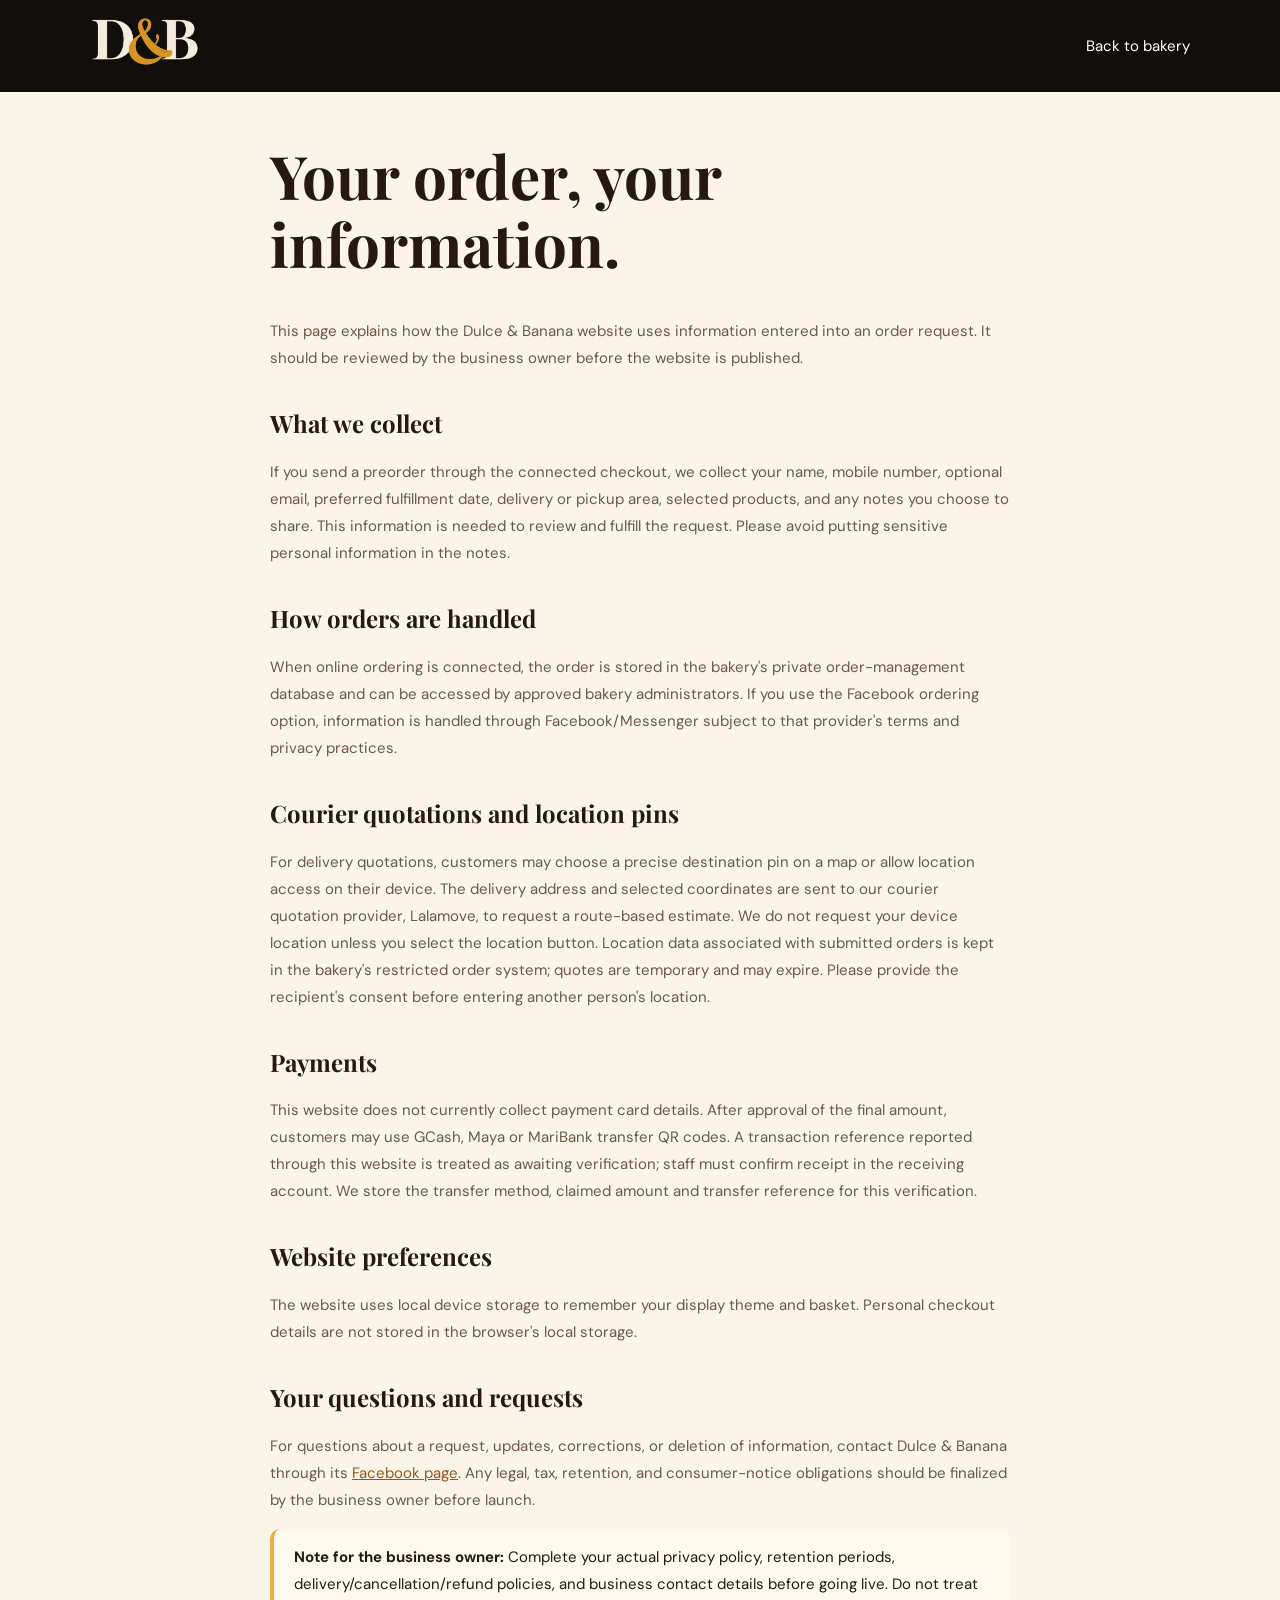
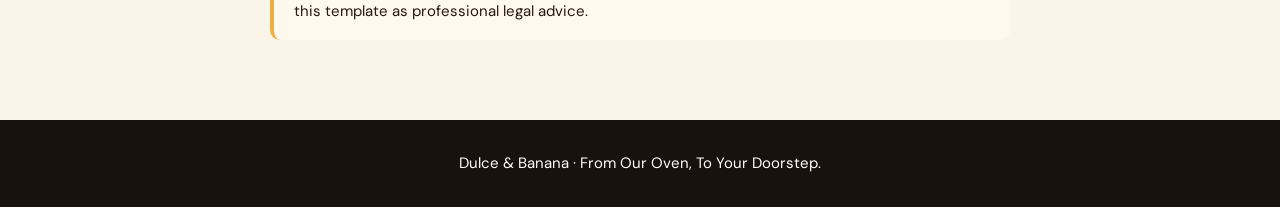
<file: privacy.html>
<!doctype html><html lang="en"><head><meta charset="utf-8"/><meta name="viewport" content="width=device-width,initial-scale=1"/><meta name="robots" content="noindex"/><title>Privacy & Orders | Dulce & Banana</title><link rel="icon" href="assets/favicon.png"/><link href="https://fonts.googleapis.com/css2?family=DM+Sans:wght@400;600;700;800&family=Playfair+Display:wght@600;700&display=swap" rel="stylesheet"/><style>:root{--gold:#ebb140;--ink:#271813}body{margin:0;background:#fbf5e9;color:var(--ink);font:15px/1.8 'DM Sans',sans-serif}header{background:#120e0b;padding:14px 7%;display:flex;align-items:center;justify-content:space-between;color:#fff}header img{width:110px;height:55px;object-fit:contain}header a{color:#fff;text-decoration:none}main{max-width:740px;margin:50px auto 80px;padding:0 22px}h1{font:700 clamp(35px,5vw,60px) 'Playfair Display',serif;line-height:1.13}h2{font:700 24px 'Playfair Display',serif;margin-top:35px}p{color:#6b5847}a{color:#945619}aside{background:#fff8ed;border-left:4px solid var(--gold);padding:15px 20px;border-radius:10px}.foot{padding:30px;text-align:center;background:#19110e;color:#fff}</style></head><body><header><a href="index.html"><img src="assets/official-logo-transparent.png" alt="Dulce & Banana"/></a><a href="index.html">Back to bakery</a></header><main><h1>Your order, your information.</h1><p>This page explains how the Dulce & Banana website uses information entered into an order request. It should be reviewed by the business owner before the website is published.</p><h2>What we collect</h2><p>If you send a preorder through the connected checkout, we collect your name, mobile number, optional email, preferred fulfillment date, delivery or pickup area, selected products, and any notes you choose to share. This information is needed to review and fulfill the request. Please avoid putting sensitive personal information in the notes.</p><h2>How orders are handled</h2><p>When online ordering is connected, the order is stored in the bakery's private order-management database and can be accessed by approved bakery administrators. If you use the Facebook ordering option, information is handled through Facebook/Messenger subject to that provider's terms and privacy practices.</p><h2>Courier quotations and location pins</h2><p>For delivery quotations, customers may choose a precise destination pin on a map or allow location access on their device. The delivery address and selected coordinates are sent to our courier quotation provider, Lalamove, to request a route-based estimate. We do not request your device location unless you select the location button. Location data associated with submitted orders is kept in the bakery's restricted order system; quotes are temporary and may expire. Please provide the recipient's consent before entering another person's location.</p><h2>Payments</h2><p>This website does not currently collect payment card details. After approval of the final amount, customers may use GCash, Maya or MariBank transfer QR codes. A transaction reference reported through this website is treated as awaiting verification; staff must confirm receipt in the receiving account. We store the transfer method, claimed amount and transfer reference for this verification.</p><h2>Website preferences</h2><p>The website uses local device storage to remember your display theme and basket. Personal checkout details are not stored in the browser's local storage.</p><h2>Your questions and requests</h2><p>For questions about a request, updates, corrections, or deletion of information, contact Dulce & Banana through its <a href="https://www.facebook.com/share/19aByiSkb9/" target="_blank" rel="noopener noreferrer">Facebook page</a>. Any legal, tax, retention, and consumer-notice obligations should be finalized by the business owner before launch.</p><aside><strong>Note for the business owner:</strong> Complete your actual privacy policy, retention periods, delivery/cancellation/refund policies, and business contact details before going live. Do not treat this template as professional legal advice.</aside></main><div class="foot">Dulce & Banana · From Our Oven, To Your Doorstep.</div></body></html>
</file>
<file: styles.css>
:root{--cream:#fbf5e9;--card:#fffdfa;--panel:#f6e8d3;--ink:#251a15;--muted:#715e51;--stroke:#e7d8c5;--gold:#ebb140;--gold-light:#f9cb6e;--chocolate:#160f0b;--highlight:#a75f2e;--shadow:0 22px 60px rgba(74,39,13,.08);color-scheme:light}
html{scroll-behavior:smooth;scroll-padding-top:84px}
*{box-sizing:border-box}
body{margin:0;background:var(--cream);color:var(--ink);font:400 15px/1.6 'DM Sans',system-ui,sans-serif;transition:background .3s,color .3s}
body.dark{--cream:#19120f;--card:#251b17;--panel:#30231b;--ink:#f8eddb;--muted:#cbb7a5;--stroke:#514033;--highlight:#f1b15b;--shadow:0 22px 65px rgba(0,0,0,.28);color-scheme:dark}
button,input,select,textarea{font:inherit}button{cursor:pointer}button:disabled{cursor:not-allowed;opacity:.6}
a{color:inherit;text-decoration:none}a:focus-visible,button:focus-visible,input:focus-visible,select:focus-visible,textarea:focus-visible{outline:3px solid #f4b841;outline-offset:3px}
img{display:block;width:100%;max-width:100%}svg{display:block}.ico{width:19px;height:19px;stroke:currentColor;stroke-width:1.8;fill:none;stroke-linecap:round;stroke-linejoin:round;flex:none}
.container{width:min(1240px,calc(100% - 64px));margin-inline:auto}
.serif{font-family:'Playfair Display',Georgia,serif}.eyebrow{font-size:11px;letter-spacing:.25em;text-transform:uppercase;font-weight:800;color:#a96520}.btn{min-height:47px;padding:12px 21px;border:1px solid transparent;border-radius:100px;font-weight:800;font-size:13px;display:inline-flex;align-items:center;justify-content:center;gap:10px;transition:transform .2s,box-shadow .2s,background .2s}.btn:hover:not(:disabled){transform:translateY(-2px)}.btn-gold{background:var(--gold);color:#20130b;border-color:var(--gold)}.btn-gold:hover{background:var(--gold-light);box-shadow:0 8px 28px #edb33d33}.btn-outline{border-color:#ffffff99;color:#fff;background:#17100b80}.btn-soft{border-color:var(--stroke);background:var(--card);color:var(--ink)}.btn-full{width:100%}
.nav-wrap{position:absolute;top:18px;left:0;right:0;z-index:30}.nav{display:flex;align-items:center;gap:22px;min-height:80px;padding:9px 18px 9px 24px;background:#110e0cf2;border:1px solid #ffffff25;border-radius:20px;box-shadow:0 17px 48px #0008;backdrop-filter:blur(16px);color:#fff}.brand{display:flex;align-items:center;gap:6px;flex:none;min-width:130px}.brand img{width:99px;height:49px;object-fit:contain;mix-blend-mode:normal}.brand span{font-size:8px;line-height:1.5;letter-spacing:.28em;color:#eee0c5;font-weight:800;display:none}
.nav-links{display:flex;justify-content:center;align-items:center;gap:29px;flex:1;font-size:13px;font-weight:600}.nav-links a{transition:color .2s}.nav-links a:hover,.nav-links a:focus-visible{color:var(--gold-light)}.nav-actions{display:flex;align-items:center;gap:8px}.icon-button{border:1px solid #ffffff40;background:#ffffff13;color:white;border-radius:50%;width:42px;height:42px;display:grid;place-items:center}.icon-button:hover{background:#ffffff27}.icon-button .ico{width:19px;height:19px}.basket-button{border:0;background:var(--gold);color:#1e120b;border-radius:60px;padding:0 16px;height:44px;font-weight:800;font-size:12px;display:flex;align-items:center;gap:9px;white-space:nowrap}.basket-button:hover{background:var(--gold-light)}.mobile-menu-button{display:none}
.hero{min-height:728px;position:relative;overflow:hidden;isolation:isolate;background:#120b07;color:#fff}.hero-image{position:absolute;inset:0;background-image:linear-gradient(90deg,#100b08 0%,#130c08ef 32%,#130c088c 61%,#100b0833),url('assets/muffins.webp');background-position:center,center 44%;background-size:cover;transform:scale(1.045);animation:hero-breathe 22s ease-in-out infinite alternate;z-index:-3}.hero::after{position:absolute;inset:0;content:"";background:radial-gradient(circle at 78% 30%,#f1b53a26,transparent 38%),linear-gradient(0deg,#0b0809bb,transparent 38%);z-index:-2;pointer-events:none}.hero-sparkle{position:absolute;inset:0;z-index:-1;pointer-events:none;opacity:.55;background:radial-gradient(circle at 15% 15%,#f8ba513c 1px,transparent 3px),radial-gradient(circle at 66% 53%,#fff4d055 2px,transparent 4px),radial-gradient(circle at 85% 72%,#f8ba513b 1px,transparent 4px);background-size:290px 290px,390px 330px,240px 310px;animation:sparkle-pan 25s linear infinite}.hero-content{padding-top:186px;padding-bottom:95px;position:relative}.hero-content .eyebrow{color:var(--gold-light);animation:rise .8s both}.hero h1{font:700 clamp(49px,6.4vw,95px)/1.045 'Playfair Display',Georgia,serif;letter-spacing:-.052em;margin:16px 0 27px;max-width:730px;animation:rise .85s .07s both}.hero h1 em{font-weight:600;color:var(--gold-light)}.hero-desc{font-size:15px;line-height:1.85;color:#f5eadb;max-width:425px;margin:0 0 25px;animation:rise .85s .15s both}.hero-cta{display:flex;gap:12px;flex-wrap:wrap;animation:rise .85s .23s both}.hero-perks{display:flex;gap:35px;flex-wrap:wrap;margin-top:52px;animation:rise .85s .3s both}.hero-perks>div{display:flex;align-items:center;gap:11px;font-size:12px;line-height:1.35;font-weight:600;color:#fff7ec}.hero-perks .ico{color:var(--gold-light);width:28px;height:28px;stroke-width:1.45}.seal{position:absolute;right:max(6vw,20px);top:36%;background:var(--gold-light);color:#2b170a;width:146px;height:146px;border-radius:50%;display:flex;justify-content:center;align-items:center;text-align:center;box-shadow:0 14px 65px #0006;transform:rotate(13deg);animation:seal-float 5s ease-in-out infinite;pointer-events:none}.seal span{display:block;font-size:12px;font-weight:800;line-height:1.25;letter-spacing:.025em}.seal b{font:italic 700 31px 'Playfair Display',serif}
.section{padding:95px 0}.menu-section{position:relative;overflow:hidden;background:var(--cream);transition:background .3s}.menu-section:before,.menu-section:after{content:"";position:absolute;width:340px;height:340px;border:56px solid #dca24613;border-radius:45% 55% 30% 70%;pointer-events:none;transform:rotate(38deg);animation:shape-drift 20s ease-in-out infinite alternate}.menu-section:before{left:-240px;top:25px}.menu-section:after{right:-255px;bottom:60px;animation-delay:-9s}.section-header{text-align:center;max-width:690px;margin:0 auto 28px;position:relative}.section-header h2{font:700 clamp(42px,5vw,66px)/1.2 'Playfair Display',Georgia,serif;letter-spacing:-.048em;margin:10px 0 9px}.section-header p{color:var(--muted);margin:0}.text-gold{color:var(--highlight);font-style:italic}.filter-bar{display:flex;justify-content:center;flex-wrap:wrap;gap:9px;margin:29px 0 37px;position:relative}.filter{border:1px solid var(--stroke);background:var(--card);color:var(--ink);border-radius:99px;padding:10px 21px;font-size:12px;font-weight:700;min-height:42px}.filter.active{background:var(--ink);color:var(--cream);border-color:var(--ink)}.filter:hover{border-color:var(--highlight)}.product-grid{display:grid;grid-template-columns:repeat(3,minmax(0,1fr));gap:20px;position:relative}.product-card{border:1px solid var(--stroke);background:var(--card);border-radius:22px;overflow:hidden;box-shadow:var(--shadow);transition:transform .25s,box-shadow .25s;display:flex;flex-direction:column}.product-card:hover{transform:translateY(-6px);box-shadow:0 24px 65px #23130820}.product-photo{position:relative;background:#26170e;height:244px;overflow:hidden}.product-photo img{width:100%;height:100%;object-fit:cover;transition:transform .5s ease}.product-photo.cookie-photo img{object-fit:contain;background:#22140d}.product-card:hover .product-photo img{transform:scale(1.025)}.pill{position:absolute;top:14px;left:14px;background:#fff9ee;color:#392316;padding:6px 12px;border-radius:99px;font-size:10px;font-weight:800;box-shadow:0 3px 14px #0002}.photo-concept{position:absolute;bottom:9px;right:10px;background:#0009;color:#fff9e8;padding:3px 7px;border-radius:99px;font-size:9px;letter-spacing:.01em}.product-details{padding:22px 21px 20px;display:flex;flex:1;flex-direction:column}.product-details h3{font:700 clamp(21px,2vw,25px)/1.3 'Playfair Display',Georgia,serif;margin:0 0 9px}.product-details p{margin:0 0 22px;color:var(--muted);font-size:12px;line-height:1.65;flex:1;min-height:42px}.product-bottom{display:flex;align-items:center;justify-content:space-between;gap:8px}.price{font-size:21px;line-height:1.2;font-weight:800}.add-button{background:var(--gold);color:#24140a;border:0;border-radius:99px;min-width:44px;height:42px;padding:0 14px;display:flex;gap:8px;align-items:center;justify-content:center;font-size:12px;font-weight:800;white-space:nowrap}.add-button:hover{background:var(--gold-light)}.add-button .ico{width:17px;height:17px}.menu-note{font-size:11px;color:var(--muted);text-align:center;margin:25px 0 0}
.feature-row{display:grid;grid-template-columns:1fr 1fr;background:#170f0b}.feature{position:relative;min-height:372px;display:flex;align-items:end;overflow:hidden;padding:40px;color:#fff}.feature img{position:absolute;inset:0;width:100%;height:100%;object-fit:cover;filter:brightness(.52);transition:transform .5s}.feature:hover img{transform:scale(1.045)}.feature::after{position:absolute;inset:0;content:"";background:linear-gradient(0deg,#100905f0,transparent 85%)}.feature>div{position:relative;z-index:1}.feature .eyebrow{color:var(--gold-light)}.feature h2{font:700 43px/1.17 'Playfair Display',serif;margin:9px 0}.feature p{font-size:13px;max-width:360px;color:#f1dfce;line-height:1.65}
.values{padding:30px 0;background:#21160f;color:#fff4df}.values-inner{display:grid;grid-template-columns:repeat(3,1fr);gap:28px}.value{display:flex;align-items:center;gap:16px}.value .ico{color:var(--gold);width:34px;height:34px;stroke-width:1.45}.value h3{font-size:13px;margin:0 0 3px}.value p{font-size:12px;color:#d7c7b5;margin:0}
.story-section{background:var(--cream)}.story-grid{display:grid;grid-template-columns:1.02fr 1fr;gap:70px;align-items:center}.story-frame{border-radius:25px;overflow:hidden;position:relative;box-shadow:var(--shadow);background:#8b5c38}.story-frame img{height:470px;object-fit:cover}.story-badge{position:absolute;bottom:19px;left:20px;background:#19100cdb;color:#fff;border:1px solid #ffffff55;padding:14px 18px;border-radius:15px;font-size:12px;font-weight:800}.story-badge .ico{display:inline-block;width:17px;height:17px;color:var(--gold-light);vertical-align:-3px;margin-right:6px}.story-copy h2{font:700 clamp(38px,4.2vw,61px)/1.17 'Playfair Display',Georgia,serif;letter-spacing:-.045em;margin:13px 0 18px}.story-copy p{color:var(--muted);font-size:15px;line-height:1.85;margin:0 0 15px}
.steps-section{background:var(--panel);transition:background .3s}.steps-grid{display:grid;grid-template-columns:repeat(3,minmax(0,1fr));gap:19px;margin-top:38px}.step{background:var(--card);border:1px solid var(--stroke);border-radius:20px;padding:30px}.step .step-number{font:700 38px 'Playfair Display',Georgia,serif;color:#bf8427}.step h3{font:700 23px 'Playfair Display',Georgia,serif;margin:12px 0 8px}.step p{margin:0;font-size:13px;color:var(--muted);line-height:1.85}
.final-cta{background:#150e0b;color:#fff7ed;padding:79px 24px;text-align:center;position:relative;overflow:hidden}.final-cta:before{content:"";position:absolute;inset:-20%;background:radial-gradient(circle at 10% 70%,#a5743a2b,transparent 34%),radial-gradient(circle at 90% 25%,#df9d3226,transparent 30%);animation:sparkle-pan 18s linear infinite}.final-cta>*{position:relative}.final-cta h2{font:700 clamp(34px,4.5vw,59px) 'Playfair Display',Georgia,serif;margin:7px 0 15px}.final-cta p{color:#e0cab5;margin:0 0 26px}.footer{background:#0f0b09;color:#ddcab4;padding:30px 0 35px}.footer-inner{display:flex;justify-content:space-between;align-items:center;gap:18px;font-size:12px}.footer-brand{display:flex;align-items:center;gap:11px}.footer-brand img{width:91px;height:44px;object-fit:contain;mix-blend-mode:normal}.footer-nav{display:flex;gap:15px;flex-wrap:wrap}.footer-nav a:hover{color:var(--gold-light)}
.mobile-cart{display:none}.shade{position:fixed;inset:0;z-index:50;background:#0009;opacity:0;visibility:hidden;transition:.28s}.shade.open{opacity:1;visibility:visible}.cart-drawer{position:fixed;z-index:51;right:0;top:0;bottom:0;width:min(480px,100vw);background:var(--card);color:var(--ink);box-shadow:-24px 0 80px #0007;transform:translateX(104%);transition:transform .3s ease;display:flex;flex-direction:column}.cart-drawer.open{transform:translateX(0)}.cart-head{display:flex;justify-content:space-between;align-items:center;padding:23px 24px;border-bottom:1px solid var(--stroke)}.cart-head h2{font:700 30px 'Playfair Display',Georgia,serif;margin:0}.close-cart{border:1px solid var(--stroke);background:var(--card);color:var(--ink);border-radius:50%;height:40px;width:40px;display:grid;place-items:center}.cart-scroll{overflow-y:auto;overscroll-behavior:contain;flex:1;padding:18px 24px 30px}.cart-item{display:grid;grid-template-columns:1fr auto;gap:10px;border-bottom:1px solid var(--stroke);padding:14px 0}.cart-item h3{font-size:13px;margin:0 0 2px}.cart-item small{color:var(--muted)}.qty-line{display:flex;gap:10px;align-items:center;margin-top:12px}.qty-line button{width:31px;height:31px;border:1px solid var(--stroke);background:var(--panel);color:var(--ink);border-radius:50%;display:grid;place-items:center}.qty-line .ico{width:15px;height:15px}.qty-line .remove{margin-left:8px}.qty-line strong{min-width:14px;text-align:center}.cart-form{padding-top:12px}.cart-form h3{margin:14px 0 2px;font-size:15px}.cart-form label{display:block;font-size:12px;font-weight:800;margin:12px 0 5px}.cart-form input:not([type=checkbox]),.cart-form textarea,.cart-form select{width:100%;min-height:42px;padding:10px 12px;border:1px solid var(--stroke);border-radius:10px;background:var(--cream);color:var(--ink)}.cart-form textarea{min-height:62px;resize:vertical}.form-grid{display:grid;grid-template-columns:1fr 1fr;gap:12px}.cart-form .field-note{font-size:11px;color:var(--muted);margin:8px 0}.gift-option{display:flex;gap:9px;align-items:start;background:var(--panel);border:1px solid var(--stroke);border-radius:12px;padding:12px;margin-top:15px;cursor:pointer}.gift-option input{accent-color:#ad6f12;margin-top:4px}.gift-option span{font-size:12px;font-weight:700}.gift-option small{display:block;font-size:11px;color:var(--muted);font-weight:400}.totals{margin-top:20px;border-top:1px solid var(--stroke);padding-top:16px}.totals>div{display:flex;justify-content:space-between;align-items:center;gap:10px}.totals .total-row{margin-top:9px;font-size:19px;font-weight:800}.checkout-action{padding-top:16px}.notice{font-size:11px;color:var(--muted);line-height:1.6;margin:10px 0}.copy-section{display:none;border:1px solid #bd8a3e;background:var(--panel);border-radius:14px;padding:12px;margin-top:12px}.copy-section.show{display:block}.copy-section textarea{min-height:140px;font-size:11px;line-height:1.5}.copy-section .btn{margin-top:10px}.status{font-size:12px;color:var(--highlight);font-weight:700;line-height:1.6;min-height:1.4em}.toast{position:fixed;z-index:60;left:50%;bottom:24px;transform:translate(-50%,32px);opacity:0;pointer-events:none;background:#19100b;color:#fff;border:1px solid #ffffff3d;border-radius:20px;padding:12px 20px;box-shadow:0 14px 40px #0005;transition:.25s;font-size:12px;font-weight:700}.toast.show{opacity:1;transform:translate(-50%,0)}
.reveal{opacity:0;transform:translateY(20px);transition:opacity .7s,transform .7s}.reveal.visible{opacity:1;transform:translateY(0)}
@keyframes hero-breathe{from{transform:scale(1.04) translate(0,0)}to{transform:scale(1.125) translate(-1.2%,.8%)}}@keyframes sparkle-pan{to{background-position:180px 90px,270px -120px,170px 120px}}@keyframes rise{from{opacity:0;transform:translateY(24px)}to{opacity:1;transform:translateY(0)}}@keyframes shape-drift{to{transform:rotate(65deg) translate(20px,-20px)}}@keyframes seal-float{0%,100%{transform:rotate(10deg) translateY(0)}50%{transform:rotate(6deg) translateY(-10px)}}
@media(min-width:1450px){.hero{min-height:755px}}
@media(max-width:1020px){.nav-links{gap:18px}.hero h1{font-size:clamp(51px,7vw,78px)}.seal{right:5%}.product-grid{gap:15px}.product-photo{height:217px}.feature{min-height:330px}.story-grid{gap:40px}}
@media(max-width:760px){.container{width:min(100% - 36px,600px)}.nav-wrap{top:10px}.nav{min-height:66px;padding:7px 11px;border-radius:14px;gap:4px}.brand{min-width:0;margin-right:auto}.brand img{width:90px;height:43px}.nav-links{position:absolute;top:calc(100% + 8px);left:0;right:0;display:none;flex-direction:column;gap:0;background:#17100bee;border:1px solid #ffffff30;border-radius:14px;padding:8px;box-shadow:0 20px 50px #0009;backdrop-filter:blur(12px)}.nav-links.open{display:flex}.nav-links a{width:100%;padding:12px 15px;min-height:44px}.nav-actions{gap:6px}.nav-actions .basket-button{padding:0 12px;min-width:48px;font-size:0}.nav-actions .basket-button .count-text{font-size:12px}.nav-actions .basket-button .ico{width:19px}.icon-button{height:41px;width:41px}.mobile-menu-button{display:grid}.hero{min-height:710px}.hero-image{background-image:linear-gradient(0deg,#0f0906f0 0%,#120b08ca 42%,#1d100862 100%),url('assets/muffins.webp');background-position:center,58% center}.hero-content{padding-top:158px;padding-bottom:90px}.hero h1{font-size:clamp(44px,10.6vw,64px);line-height:1.09;max-width:540px}.hero-desc{font-size:14px;max-width:370px}.hero-perks{gap:19px;margin-top:43px}.hero-perks>div{font-size:10px;gap:7px}.hero-perks .ico{width:23px;height:23px}.seal{width:104px;height:104px;right:25px;top:auto;bottom:53px;opacity:.92}.seal span{font-size:9px}.seal b{font-size:22px}.section{padding:67px 0}.section-header h2{font-size:45px}.product-grid{grid-template-columns:repeat(2,minmax(0,1fr));gap:11px}.product-photo{height:180px}.product-details{padding:16px 13px}.product-details h3{font-size:20px}.product-details p{font-size:11px;min-height:34px;margin-bottom:13px}.price{font-size:18px}.add-button{width:41px;min-width:41px;height:41px;padding:0}.add-button span{display:none}.feature-row{grid-template-columns:1fr}.feature{min-height:310px;padding:29px}.feature h2{font-size:36px}.values-inner{gap:9px}.value{flex-direction:column;align-items:center;text-align:center;gap:6px}.value .ico{width:30px;height:30px}.value h3{font-size:11px}.value p{font-size:10px}.story-grid{grid-template-columns:1fr;gap:30px}.story-frame img{height:350px}.story-copy h2{font-size:43px}.steps-grid{grid-template-columns:1fr;gap:12px}.step{padding:22px}.final-cta{padding:66px 18px 90px}.footer-inner{flex-direction:column;text-align:center}.footer-nav{justify-content:center}.mobile-cart{position:fixed;bottom:max(12px,env(safe-area-inset-bottom));left:50%;transform:translateX(-50%);z-index:30;display:flex;justify-content:center;align-items:center;gap:12px;background:var(--gold);color:#261507;border:0;width:min(92%,420px);border-radius:99px;min-height:53px;box-shadow:0 9px 35px #0007;font-weight:800;font-size:13px}.mobile-cart .ico{width:19px;height:19px}.toast{bottom:82px}.cart-drawer{width:100%;max-width:none}.cart-head{padding:18px}.cart-scroll{padding:13px 18px 28px}.menu-section:before{left:-330px}.menu-section:after{right:-330px}}
@media(max-width:420px){.hero{min-height:755px}.hero h1{font-size:46px}.hero-cta .btn{min-height:45px;padding:11px 15px;font-size:12px}.hero-perks{max-width:290px}.seal{right:15px;bottom:73px}.product-photo{height:145px}.product-details h3{font-size:18px}.product-details p{font-size:10.5px}.eyebrow{font-size:10px}.filter{padding:9px 14px}.form-grid{grid-template-columns:1fr}}
@media(prefers-reduced-motion:reduce){html{scroll-behavior:auto}*,*::before,*::after{animation:none!important;transition-duration:.01ms!important}.reveal{opacity:1;transform:none}}
/* Dulce & Banana V5 | commerce + bakery-management enhancements */
.nav-track,.footer-track{color:inherit;background:transparent;border:0;font:inherit;font-weight:inherit;padding:9px 0}.nav-track:hover,.footer-track:hover{text-decoration:underline;text-underline-offset:6px;color:var(--gold-light)}
.product-photo{cursor:pointer}.product-image-button{padding:0;margin:0;border:0;width:100%;height:100%;display:block;background:transparent;color:inherit}.product-image-button:focus-visible{outline:3px solid var(--gold);outline-offset:-4px}.product-details .view-details{background:none;border:0;padding:0 0 2px;color:var(--highlight);font-size:12px;font-weight:800;text-decoration:underline;text-underline-offset:3px;text-align:left;margin:0 0 15px;width:max-content;max-width:100%}
.preorder-strip{background:var(--panel);border-block:1px solid var(--stroke);position:relative;overflow:hidden}.preorder-strip:after{content:"";position:absolute;right:-60px;top:-110px;border:38px solid #e8ac4840;border-radius:55% 45% 65% 35%;width:300px;height:300px;animation:shape-drift 18s infinite alternate;pointer-events:none}.preorder-content{position:relative;z-index:1;display:flex;justify-content:space-between;align-items:center;gap:25px;padding-block:42px}.preorder-content h2{font-size:clamp(28px,3.4vw,42px);letter-spacing:-.04em;line-height:1.25;margin:7px 0}.preorder-content p{margin:0;color:var(--muted);max-width:650px}.preorder-info{background:var(--card);border:1px solid var(--stroke);border-radius:100px;display:flex;gap:10px;align-items:center;padding:13px 17px;font-size:12px;font-weight:800;max-width:330px}.preorder-dot{background:#b97e24;width:10px;height:10px;border-radius:50%;box-shadow:0 0 0 5px #e9b85630;flex:none}
.faq-section{background:var(--panel);border-top:1px solid var(--stroke)}.faq-layout{display:grid;grid-template-columns:minmax(0,1fr) minmax(0,1.3fr);gap:75px}.faq-layout h2{font-size:clamp(37px,4.2vw,58px);line-height:1.14;margin:10px 0 18px}.faq-layout>div>p{color:var(--muted)}.faq-items details{border-bottom:1px solid var(--stroke);padding:14px 0}.faq-items summary{font-size:15px;font-weight:800;cursor:pointer;padding:7px 25px 7px 0;position:relative;list-style:none}.faq-items summary::-webkit-details-marker{display:none}.faq-items summary:after{content:'+';position:absolute;right:0;top:4px;font-size:23px;color:var(--highlight)}.faq-items details[open] summary:after{content:'−'}.faq-items details p{margin:7px 0 12px;color:var(--muted);font-size:13px;line-height:1.7}
.cart-head .eyebrow{display:block;margin-bottom:5px;letter-spacing:.12em;font-size:9px}.checkout-divider{border-top:1px solid var(--stroke);padding-top:14px;margin-top:12px;display:flex;align-items:center;justify-content:space-between;gap:9px}.checkout-divider h3{margin:0}.checkout-secure{font-size:10px;font-weight:700;color:var(--highlight);text-align:right}.gift-option[hidden],#giftNoteWrap[hidden],.copy-section[hidden]{display:none!important}.gift-option strong{display:block;color:var(--ink);font-size:12px}.gift-option small{font-size:11px}.captcha-slot{margin-block:9px}.cart-form input::placeholder,.cart-form textarea::placeholder{color:var(--muted);opacity:.72}.cart-form input:disabled,.cart-form select:disabled{opacity:.5}.copy-section{display:block}.copy-section textarea{min-height:150px}.copy-section a{margin-top:9px}.cart-line-img{width:64px;height:64px;border-radius:10px;object-fit:cover;background:var(--panel);border:1px solid var(--stroke)}.cart-line-main{display:flex;align-items:flex-start;gap:12px}.cart-item{grid-template-columns:1fr auto}.cart-item .cart-item-inner{min-width:0}.cart-item .cart-item-inner h3{line-height:1.35}.cart-item .smallvariant{display:block;color:var(--highlight);font-size:11px;margin:1px 0}
.product-modal-panel,.tracking-panel{position:relative;z-index:1;background:var(--card);color:var(--ink);border-radius:22px;border:1px solid var(--stroke);box-shadow:0 25px 80px #0008;max-height:min(92vh,850px);overflow-y:auto;overscroll-behavior:contain}.modal{position:fixed;inset:0;z-index:70;display:none;place-items:center;padding:18px}.modal.open{display:grid}.modal-shade{position:absolute;inset:0;background:#0e090acc;backdrop-filter:blur(4px)}.modal-panel{width:min(900px,100%)}.modal-x{position:absolute;right:14px;top:14px;z-index:2;background:var(--card);border:1px solid var(--stroke);width:40px;height:40px;display:grid;place-items:center;border-radius:50%;color:var(--ink)}.product-modal-layout{display:grid;grid-template-columns:minmax(0,1.05fr) minmax(0,1fr)}.modal-photo{background:#24150e;min-height:490px}.modal-photo img{width:100%;height:100%;object-fit:cover}.modal-product-text{padding:55px 32px 32px}.modal-product-text h2{font-size:clamp(30px,4vw,46px);line-height:1.18;letter-spacing:-.04em;margin:9px 0}.modal-product-text p{color:var(--muted);font-size:14px;line-height:1.8}.modal-price{font-size:25px;font-weight:800;color:var(--highlight);margin:12px 0}.ingredient-note{display:flex;align-items:flex-start;gap:12px;border:1px solid var(--stroke);border-radius:12px;padding:11px;background:var(--panel);font-size:11px;line-height:1.6;color:var(--muted)}.ingredient-note .ico{flex:none;color:var(--highlight)}.modal-qty{display:flex;align-items:center;gap:12px;margin:22px 0}.modal-qty span{margin-right:auto;font-weight:800;font-size:12px}.modal-qty button{border-radius:50%;width:38px;height:38px;border:1px solid var(--stroke);background:var(--panel);color:var(--ink);font-size:20px}.modal-qty strong{min-width:25px;text-align:center}.photo-disclosure{font-size:11px!important}.tracking-panel{padding:41px 34px;width:min(475px,100%)}.tracking-panel h2{font-size:38px;line-height:1.2;margin:12px 0}.tracking-panel p{font-size:13px;color:var(--muted)}.tracking-panel label{display:block;font-size:12px;font-weight:800;margin:16px 0 7px}.tracking-panel input{width:100%;padding:13px 12px;min-height:45px;border-radius:10px;border:1px solid var(--stroke);background:var(--cream);color:var(--ink)}.tracking-panel form button{margin-top:22px}.tracking-result{padding-top:14px;line-height:1.6;font-size:13px}.tracking-result:empty{display:none}.tracking-result .order-status{background:var(--panel);border:1px solid var(--stroke);padding:15px;border-radius:13px}.tracking-result .order-status strong{display:block;font-size:16px;color:var(--highlight)}
/* Subtle animated accents and readable interaction states */
.nav{transition:background .3s,border-color .3s}.hero-content .hero-perks>div:hover .ico{transform:translateY(-3px)}.hero-perks .ico{transition:transform .2s}.preorder-strip .eyebrow{color:var(--highlight)}.menu-section:before{will-change:transform}.btn:active,.add-button:active{transform:scale(.975)}
@media(max-width:850px){.preorder-content{flex-direction:column;align-items:flex-start}.preorder-info{max-width:100%}.faq-layout{grid-template-columns:1fr;gap:20px}.product-modal-layout{grid-template-columns:1fr 1fr}.modal-photo{min-height:430px}}
@media(max-width:760px){.nav-track{width:100%;text-align:left;padding:12px 15px;font-size:13px}.preorder-content{padding-block:31px}.preorder-content h2{font-size:31px}.product-modal-panel{max-height:94dvh}.product-modal-layout{grid-template-columns:1fr}.modal-photo{height:230px;min-height:230px}.modal-product-text{padding:23px 19px 24px}.modal-product-text h2{font-size:30px}.modal-qty{margin:14px 0}.tracking-panel{padding:35px 20px}.tracking-panel h2{font-size:29px}.faq-section{padding-block:55px}.checkout-divider{flex-direction:column;align-items:flex-start}.footer-track{font-size:12px}}
@media(max-width:400px){.modal{padding:7px}.modal-photo{height:195px;min-height:195px}.modal-product-text{padding:19px 15px}.modal-product-text h2{font-size:27px}.ingredient-note{font-size:10px}.nav .brand img{width:83px}.cart-item .cart-line-img{width:48px;height:48px}}
/* Never conceal critical content while waiting for a scroll observer. */
.reveal{opacity:1;transform:none}
.reveal.visible{animation:rise .65s ease both}
@media(prefers-reduced-motion:reduce){.reveal.visible{animation:none}}

/* V5.1: Visual distinctions for pack sizes and loaf options. */
.product-card .variant-chip{position:absolute;right:10px;bottom:11px;background:#160f0be8;color:#f9c24e;border:1px solid #f9c24e8a;border-radius:999px;padding:7px 11px;font-size:10px;font-weight:800;letter-spacing:.07em;box-shadow:0 3px 15px #0005;pointer-events:none}
.product-photo .photo-concept{left:10px;right:auto;bottom:9px;font-size:9px;max-width:120px;text-align:left}
@media(max-width:760px){.product-card .variant-chip{right:7px;bottom:7px;padding:5px 7px;font-size:9px}.product-photo .photo-concept{left:7px;bottom:7px;font-size:8px;max-width:90px}}


/* V5.2 — Product images fit completely within each card, without cropping. */
.product-photo.product-full-frame { background:#25170f; }
.product-photo.product-full-frame .product-image-button { position:relative; overflow:hidden; isolation:isolate; }
.product-photo.product-full-frame .product-backdrop {
  position:absolute; inset:-16px; width:calc(100% + 32px); height:calc(100% + 32px);
  object-fit:cover !important; filter:blur(19px) brightness(.55) saturate(.85);
  transform:scale(1.06); pointer-events:none; z-index:-1;
}
.product-photo.product-full-frame .product-main {
  position:relative; z-index:1; width:100%; height:100%; object-fit:contain !important;
  background:transparent !important; transform:none;
}
.product-card:hover .product-photo.product-full-frame .product-main { transform:scale(1.012); }
.product-photo.product-full-frame .product-image-button { padding:9px 6px; }
.product-photo.product-full-frame .product-image-button .product-main { object-position:center; }
.product-photo .photo-concept { display:none !important; }
.modal-photo { background:#25170f; display:flex; align-items:center; justify-content:center; }
.modal-photo img { object-fit:contain !important; max-width:100%; max-height:100%; }
@media(max-width:760px) {
  .product-photo.product-full-frame .product-image-button { padding:5px 3px; }
}


/* V5.3 — unified catalogue framing and a basket that's always available. */
html {scroll-padding-top:110px}
/* Keep the whole storefront navigation (including the Basket) in reach on desktop. */
.nav-wrap {position:fixed !important;top:14px !important;left:0;right:0;z-index:30}
.nav {transition:min-height .25s,padding .25s,box-shadow .25s,background .25s}
body.nav-condensed .nav {min-height:62px;padding-block:6px;box-shadow:0 12px 36px #0007}
body.nav-condensed .brand img {height:39px}
.nav-cart-amount {display:inline-flex;align-items:center;font-weight:800;font-size:12px;border-left:1px solid #2b1d1566;padding-left:10px;margin-left:2px;font-variant-numeric:tabular-nums}
/* One aspect ratio and full-bleed treatment for every product image. */
.product-grid {align-items:stretch}
.product-card {min-width:0}
.product-photo,
.product-photo.product-full-frame {width:100%;height:auto !important;aspect-ratio:1.92 / 1;background:#2e211a !important;overflow:hidden;flex:none}
.product-photo .product-image-button,
.product-photo.product-full-frame .product-image-button {display:block;width:100%;height:100%;padding:0 !important;overflow:hidden;position:relative}
.product-photo .product-backdrop,
.product-photo.product-full-frame .product-backdrop {display:none !important}
.product-photo .product-main,
.product-photo.product-full-frame .product-main,
.product-photo.cookie-photo img {width:100%;height:100%;display:block;object-fit:cover !important;object-position:center center;background:transparent !important;transition:transform .35s ease;position:relative;z-index:1}
.product-card:hover .product-photo .product-main {transform:scale(1.018) !important}
.product-photo img[alt*="Muffins"][alt*="Solo"] {object-position:center 61% !important}
.product-photo img[alt*="Cookies"][alt*="Solo"] {object-position:center 52% !important}
.product-details {min-width:0}
/* Featured banners: matching heights and cover images with no letterboxing. */
.feature-row {align-items:stretch}
.feature {min-height:360px;background-size:cover !important}
/* A fixed-header basket with clear running total. */
.basket-button {box-shadow:0 4px 18px #0002;transition:background .2s,transform .2s}
.basket-button:focus-visible,.mobile-cart:focus-visible {outline:3px solid #fff8d9;outline-offset:3px}
.mobile-cart-label{display:inline-block;white-space:nowrap}
.mobile-cart-total {border-left:1px solid #26150755;padding-left:10px;font-size:12px;font-weight:800;font-variant-numeric:tabular-nums}
@media (max-width:760px){
  .nav-wrap {top:10px !important}
  .nav-cart-amount {display:none}
  .mobile-cart {padding:0 16px;gap:9px;box-shadow:0 10px 28px #1e110b4d}
  .product-photo,.product-photo.product-full-frame {aspect-ratio:1.65 / 1}
  .feature {min-height:330px}
  body.nav-condensed .nav {min-height:58px}
  body.nav-condensed .brand img {height:38px}
}
@media (max-width:420px){
  .product-photo,.product-photo.product-full-frame {aspect-ratio:1.53 / 1}
  .mobile-cart-total {font-size:11px}
}
@media (prefers-reduced-motion:reduce){body.nav-condensed .nav,.product-photo .product-main{transition:none !important}}

/* V5.4 — photography cleanup: natural full-bleed frames, never screenshot padding. */
.product-photo,.product-photo.product-full-frame{background:#322015!important;overflow:hidden}
.product-photo .product-image-button,.product-photo.product-full-frame .product-image-button{padding:0!important;display:block;width:100%;height:100%;overflow:hidden}
.product-photo .product-main,.product-photo.product-full-frame .product-main{display:block;width:100%;height:100%;object-fit:cover!important;object-position:center!important;background:transparent!important;filter:none!important}
.product-photo .product-backdrop{display:none!important}
.product-photo img[alt*="Banana Loaf"]{object-position:50% 48%!important}
.feature{overflow:hidden;background:#1b110b}
.feature img{position:absolute;inset:0;width:100%;height:100%;object-fit:cover!important;object-position:center!important;border:0!important;border-radius:0!important;filter:brightness(.58);transform-origin:center}
.feature:first-child img{object-position:56% center!important}
@media(max-width:760px){.feature:first-child img{object-position:59% center!important}}


/* V5.5 Mobile-first refinement — Oct 2026 */
@media (max-width: 760px) {
  html{scroll-padding-top:82px}
  body {padding-bottom:calc(88px + env(safe-area-inset-bottom,0px));overflow-x:clip}
  .container {width:min(100% - 32px, 640px)}
  .nav-wrap {top:8px!important;left:10px;right:10px;width:auto;max-width:calc(100% - 20px);margin:0 auto}
  .nav {min-height:64px;border-radius:16px;padding:7px 10px;gap:7px;box-shadow:0 12px 32px #0006}
  .brand img {width:82px;height:42px}
  .nav-actions {gap:7px;flex:none}
  .nav-actions .basket-button {min-width:43px;width:43px;height:43px;padding:0;justify-content:center;position:relative}
  .nav-actions .basket-button .count-text {font-size:0!important}
  .nav-actions .basket-button #basketCount {font-size:11px;background:#21140b;color:#fff;border-radius:99px;min-width:16px;height:16px;display:inline-grid;place-items:center;position:absolute;top:-5px;right:-5px;box-shadow:0 1px 2px #0005;padding:0 3px}
  .nav-actions .basket-button .ico {width:19px;height:19px}
  .icon-button {width:43px;height:43px}
  .nav-links {top:calc(100% + 7px);max-height:min(65dvh,430px);overflow-y:auto;padding:8px;border-radius:15px}
  .nav-links a,.nav-track {font-size:14px;min-height:48px;display:flex;align-items:center}
  .hero {min-height:660px}
  .hero-content {padding-top:148px;padding-bottom:110px}
  .hero h1 {font-size:clamp(42px,9.8vw,64px);line-height:1.08;letter-spacing:-.045em;max-width:100%}
  .hero-desc {font-size:14px;line-height:1.68;max-width:350px}
  .hero-cta{display:flex;flex-wrap:wrap;gap:10px}
  .hero-cta .btn{min-height:48px;padding:11px 17px;font-size:12px}
  .hero-perks{gap:14px;flex-wrap:wrap;max-width:330px;margin-top:33px}
  .hero-perks>div{font-size:10px}
  .seal{width:87px;height:87px;right:12px;bottom:39px;z-index:1}
  .seal b{font-size:19px}
  .section{padding:58px 0}
  .section-header h2{font-size:clamp(36px,10vw,47px)}
  .filter-bar{display:flex;flex-wrap:nowrap;justify-content:flex-start;overflow-x:auto;overscroll-behavior-x:contain;scroll-snap-type:x proximity;gap:8px;margin:24px -16px 25px;padding:0 16px 8px;scrollbar-width:none;-webkit-overflow-scrolling:touch}
  .filter-bar::-webkit-scrollbar{display:none}
  .filter{scroll-snap-align:start;flex:none;white-space:nowrap;min-height:44px;padding:10px 17px;font-size:12px}
  .product-grid{grid-template-columns:repeat(2,minmax(0,1fr));gap:14px}
  .product-card{border-radius:18px}
  .product-photo,.product-photo.product-full-frame{aspect-ratio:1.6/1}
  .product-details{padding:17px 14px 16px}
  .product-details h3{font-size:clamp(18px,3.2vw,22px);line-height:1.32}
  .product-details p{font-size:12px;line-height:1.55;min-height:0;margin-bottom:16px}
  .product-bottom{margin-top:auto}
  .price{font-size:19px}
  .add-button{min-height:44px;height:44px;min-width:44px}
  .pill{left:10px;top:10px;padding:5px 10px;max-width:calc(100% - 20px);font-size:10px}
  .feature{min-height:300px;padding:26px 22px}
  .feature h2{font-size:clamp(30px,7vw,39px)}
  .story-frame img{height:300px}
  .story-grid{gap:25px}
  .step{padding:21px}
  .values-inner{gap:10px}
  .mobile-cart{position:fixed;bottom:calc(10px + env(safe-area-inset-bottom,0px));left:12px;transform:none;width:calc(100% - 24px);max-width:none;min-height:58px;border-radius:17px;padding:0 18px;justify-content:space-between;gap:9px;z-index:45;box-shadow:0 10px 32px #150b06a6}
  .mobile-cart-label{flex:1;text-align:left;font-size:13px}
  .mobile-cart-total{font-size:14px;border-left:1px solid #21130b50;padding-left:12px}
  .mobile-cart .ico:last-child{width:17px;height:17px}
  .toast{bottom:calc(81px + env(safe-area-inset-bottom,0px));width:max-content;max-width:calc(100% - 32px);text-align:center}
  .cart-drawer{height:100dvh;max-height:100dvh;padding-bottom:env(safe-area-inset-bottom,0px)}
  .cart-scroll{padding:16px 18px calc(27px + env(safe-area-inset-bottom,0px))}
  .cart-head{position:sticky;top:0;z-index:2;background:var(--card);padding:15px 18px}
  .cart-head h2{font-size:26px}
  .cart-form input:not([type=checkbox]),.cart-form select,.cart-form textarea{font-size:16px;min-height:48px}
  .cart-form label{font-size:12px}
  .qty-line button{width:44px;height:44px}
  .close-cart,.modal-x{min-height:44px;min-width:44px}
  .footer{padding-bottom:28px}
  .modal-product-text{padding:21px 18px 25px}
  .product-modal-panel{max-height:94dvh;width:calc(100% - 20px);overflow-y:auto}
  .modal-photo{height:250px;min-height:250px}
  .modal-photo img{object-fit:cover!important}
}
@media (max-width:540px) {
  .product-grid{grid-template-columns:minmax(0,1fr);gap:16px}
  .product-photo,.product-photo.product-full-frame{aspect-ratio:2.12/1}
  .product-details{padding:17px 18px 19px}
  .product-details h3{font-size:23px;margin-bottom:6px}
  .product-details p{font-size:13px;margin-bottom:13px}
  .product-details .view-details{font-size:12px;margin-bottom:13px;min-height:28px;display:flex;align-items:center}
  .price{font-size:22px}
  .add-button{width:auto;min-width:144px;padding:0 18px;border-radius:99px;gap:9px;font-size:12px}
  .add-button span{display:inline}
  .feature{min-height:280px}
  .hero{min-height:650px}
  .hero-perks{margin-top:34px}
  .menu-note{font-size:11px;line-height:1.6}
}
@media (max-width:390px) {
  .container{width:calc(100% - 28px)}
  .nav-wrap{left:8px;right:8px;max-width:calc(100% - 16px)}
  .nav{padding:7px 8px;gap:5px}
  .brand img{width:74px;height:39px}
  .nav-actions{gap:5px}
  .nav-actions .basket-button,.icon-button{width:40px;min-width:40px;height:40px}
  .hero h1{font-size:clamp(39px,11.3vw,46px)}
  .hero-cta .btn{font-size:11px;padding:11px 13px}
  .hero-perks{gap:10px}
  .hero-perks>div{font-size:9px}
  .seal{width:77px;height:77px;right:9px;bottom:29px}
  .seal span{font-size:7px}
  .seal b{font-size:17px}
  .feature{min-height:260px}
  .values-inner{gap:6px}
  .value p{font-size:9px}
  .mobile-cart{padding:0 13px}
  .mobile-cart-label{font-size:12px}
  .mobile-cart-total{font-size:13px}
  .form-grid{grid-template-columns:1fr}
}
@media (max-width:350px){
  .nav .brand img{width:66px}
  .hero-perks>div:last-child{display:none}
  .add-button{min-width:133px}
  .mobile-cart{left:8px;width:calc(100% - 16px)}
}
@media (max-height:500px) and (orientation:landscape) and (max-width:900px){
  .nav-wrap{top:5px!important}
  .nav{min-height:50px}
  .brand img{height:36px}
  .mobile-cart{min-height:48px;bottom:6px}
  .cart-drawer{height:100dvh}
}
@media (hover:none){.product-card:hover{transform:none}.product-card:hover .product-main{transform:none!important}}
@media (prefers-reduced-motion:reduce){.product-card,.mobile-cart,.nav,.hero h1{animation:none!important;transition:none!important}}

/* Tablet navigation: avoid wrapped labels and keep a roomy basket. */
@media (min-width:761px) and (max-width:900px){
  .nav-wrap{top:12px!important}
  .nav{min-height:68px;gap:12px;padding:8px 12px}
  .brand{margin-right:auto;min-width:0}
  .brand img{width:96px;height:46px}
  .mobile-menu-button{display:grid}
  .nav-links{position:absolute;top:calc(100% + 8px);left:0;right:0;display:none;flex-direction:column;gap:0;background:#17100bf5;border:1px solid #ffffff35;border-radius:15px;padding:8px;box-shadow:0 20px 50px #0009;backdrop-filter:blur(12px)}
  .nav-links.open{display:flex}
  .nav-links a,.nav-track{width:100%;display:flex;align-items:center;min-height:46px;padding:11px 15px;font-size:14px;text-align:left}
  .nav-actions{gap:8px}
  .product-grid{grid-template-columns:repeat(2,minmax(0,1fr))}
}

/* Dulce & Banana V5.6: warm-gold depth, accessible focus, and tactile button feedback */
:root {
  --db-gold-shadow: rgba(154, 86, 16, .22);
  --db-gold-halo: rgba(239, 178, 55, .24);
}
body.dark {
  --db-gold-shadow: rgba(0, 0, 0, .38);
  --db-gold-halo: rgba(249, 198, 85, .30);
}

/* Gold primary actions remain elevated even when they're not hovered. */
.btn-gold,
.add-button,
.basket-button,
.mobile-cart {
  position: relative;
  box-shadow: 0 5px 0 rgba(111, 57, 9, .10),
              0 11px 24px var(--db-gold-shadow),
              0 0 0 1px rgba(255, 225, 148, .28) inset;
  transition: transform .22s cubic-bezier(.2,.8,.2,1),
              box-shadow .25s ease,
              background-color .22s ease,
              filter .22s ease;
  -webkit-tap-highlight-color: transparent;
}

/* A restrained luminous highlight that only moves during direct interaction. */
.btn-gold::before,
.add-button::before,
.basket-button::before,
.mobile-cart::before {
  content: "";
  position: absolute;
  inset: 0;
  border-radius: inherit;
  pointer-events: none;
  background: linear-gradient(115deg, transparent 13%, rgba(255,255,255,.24) 44%, transparent 72%);
  transform: translateX(-150%);
  opacity: 0;
  transition: transform .52s ease, opacity .2s ease;
}
@media (hover: hover) and (pointer: fine) {
  .btn-gold:hover:not(:disabled),
  .add-button:hover:not(:disabled),
  .basket-button:hover:not(:disabled) {
    background: var(--gold-light);
    transform: translateY(-3px);
    box-shadow: 0 8px 0 rgba(111,57,9,.08),
                0 18px 34px rgba(126,67,6,.26),
                0 0 28px var(--db-gold-halo),
                0 0 0 1px rgba(255,244,197,.45) inset;
  }
  .btn-gold:hover::before,
  .add-button:hover::before,
  .basket-button:hover::before {
    opacity: 1;
    transform: translateX(135%);
  }
}
.btn-gold:active:not(:disabled),
.add-button:active:not(:disabled),
.basket-button:active:not(:disabled),
.mobile-cart:active:not(:disabled) {
  transform: translateY(1px) scale(.975);
  filter: brightness(1.055);
  box-shadow: 0 2px 10px var(--db-gold-shadow),
              0 0 15px var(--db-gold-halo),
              0 0 0 1px rgba(255,255,255,.32) inset;
}

/* Secondary actions read as interactive without stealing attention. */
.btn-outline,
.btn-soft,
.filter,
.icon-button,
.close-cart,
.modal-x,
.qty-line button,
.modal-qty button {
  transition: transform .2s ease,
              box-shadow .24s ease,
              border-color .24s ease,
              background-color .24s ease;
}
.btn-outline {
  box-shadow: 0 7px 20px rgba(0,0,0,.24), inset 0 1px 0 rgba(255,255,255,.12);
}
.btn-soft,
.filter:not(.active) {
  box-shadow: 0 3px 12px rgba(90,49,16,.07);
}
.filter.active {
  box-shadow: 0 6px 18px rgba(32,18,9,.19),
              0 0 0 1px rgba(255,215,133,.13) inset;
}
.icon-button {
  box-shadow: 0 6px 16px rgba(0,0,0,.18), inset 0 1px 0 rgba(255,255,255,.11);
}
@media (hover: hover) and (pointer: fine) {
  .btn-outline:hover:not(:disabled),
  .btn-soft:hover:not(:disabled),
  .filter:hover:not(:disabled),
  .icon-button:hover:not(:disabled),
  .close-cart:hover:not(:disabled),
  .modal-x:hover:not(:disabled),
  .qty-line button:hover:not(:disabled),
  .modal-qty button:hover:not(:disabled) {
    transform: translateY(-2px);
    border-color: rgba(228,165,52,.78);
    box-shadow: 0 10px 22px rgba(77,40,13,.18),
                0 0 0 3px rgba(238,179,68,.10);
  }
}
.filter:active,
.icon-button:active,
.qty-line button:active,
.modal-qty button:active {
  transform: scale(.965);
}

/* Keep the mobile sticky basket visibly clickable, not permanently animated. */
@media (max-width: 760px) {
  .mobile-cart {
    box-shadow: 0 9px 28px rgba(28,14,6,.32),
                0 0 23px rgba(235,177,64,.20),
                inset 0 1px 0 rgba(255,242,195,.42);
  }
  .add-button {
    box-shadow: 0 7px 17px rgba(157,90,13,.18),
                inset 0 1px 0 rgba(255,242,195,.4);
  }
  .btn-gold {box-shadow: 0 8px 22px rgba(154,86,16,.19), inset 0 1px 0 rgba(255,242,195,.34)}
}

/* Strong keyboard indication for every purchase action. */
.btn:focus-visible,
.add-button:focus-visible,
.basket-button:focus-visible,
.mobile-cart:focus-visible,
.filter:focus-visible,
.icon-button:focus-visible {
  outline: 3px solid #fff2c2;
  outline-offset: 3px;
  box-shadow: 0 0 0 6px rgba(174,103,20,.38),
              0 10px 24px var(--db-gold-shadow);
}
@media (prefers-reduced-motion: reduce) {
  .btn-gold,.add-button,.basket-button,.mobile-cart,
  .btn-outline,.btn-soft,.filter,.icon-button,.close-cart,
  .modal-x,.qty-line button,.modal-qty button,
  .btn-gold::before,.add-button::before,.basket-button::before,.mobile-cart::before {
    transition: none !important;
    animation: none !important;
  }
  .btn-gold::before,.add-button::before,.basket-button::before,.mobile-cart::before {display:none}
}


/* V5.7 — tighter, more legible mobile storefront (2026-10-24).
   Desktop rules remain unchanged; the preorder flow is untouched. */
@media (max-width:760px) {
  html {background:#140d09;scroll-padding-top:79px}
  .hero {min-height:0!important}
  .hero-content {padding-top:122px!important;padding-bottom:50px!important}
  .hero h1 {font-size:clamp(39px,10.3vw,51px)!important;line-height:1.105;letter-spacing:-.045em;margin:13px 0 18px!important}
  .hero-desc {max-width:410px;font-size:13.5px;line-height:1.62;margin-bottom:22px!important}
  .hero-cta {gap:9px}
  .hero-cta .btn {min-height:47px;padding:10px 14px;font-size:12px;box-shadow:0 6px 22px #0005}
  .hero-perks {display:grid!important;grid-template-columns:repeat(3,minmax(0,1fr));gap:8px!important;max-width:none!important;margin-top:26px!important}
  .hero-perks>div {min-width:0;display:flex;flex-direction:column;justify-content:flex-start;text-align:center;gap:7px!important;padding:11px 5px 10px;border:1px solid #edc9783d;border-radius:13px;background:#1c100ca8;color:#f8eddf;font-size:10px!important;line-height:1.28}
  .hero-perks .ico {width:21px!important;height:21px!important;flex:none}
  .seal {display:none!important} /* avoid crowding the mobile call-to-action */
  .section.menu-section {padding-top:49px!important}
  .section-header {margin-bottom:18px}
  .section-header h2 {margin:8px 0 5px}
  .filter-bar {margin-top:19px!important;margin-bottom:20px!important}
  .nav-wrap {top:max(8px,env(safe-area-inset-top,0px))!important}
  .nav {min-height:60px!important;padding-block:6px!important}
  .brand img {height:40px}
  .nav-links a,.nav-track {min-height:48px}
  .mobile-cart {min-height:58px}
  .footer {padding-bottom:calc(20px + env(safe-area-inset-bottom,0px))}
}
@media (max-width:390px) {
  .hero-content {padding-top:116px!important;padding-bottom:44px!important}
  .hero h1 {font-size:clamp(37px,10.7vw,43px)!important}
  .hero-perks {gap:6px!important;margin-top:23px!important}
  .hero-perks>div {font-size:9.5px!important;padding:10px 3px}
  .hero-cta .btn {font-size:11px!important;padding-inline:12px!important}
}
@media (max-width:350px) {
  .hero-cta .btn {flex:1 1 100%;justify-content:center}
  .hero-perks>div:last-child {display:flex!important}
  .hero-perks>div {font-size:8.75px!important}
}
@media (prefers-reduced-motion:reduce) {
  .hero-perks>div {animation:none!important;transition:none!important}
}

/* Critical fix: V5.6 glow styling accidentally reset position:fixed on the basket. */
@media (max-width:760px) {
  .mobile-cart {position:fixed!important; bottom:calc(10px + env(safe-area-inset-bottom,0px))!important; left:12px!important; right:12px!important; width:auto!important; transform:none!important; z-index:45!important;}
  .mobile-cart:active {transform:scale(.985)!important;}
}

/* V5.8 — Manual payment methods, QR transfer and verification flow */
.db-payment-panel{margin-top:22px;border:1px solid var(--stroke);border-radius:18px;padding:18px 15px;background:var(--panel);color:var(--ink);box-shadow:0 8px 24px #27130810}
.db-payment-eyebrow{display:block;font-size:10px;font-weight:800;letter-spacing:.13em;text-transform:uppercase;color:var(--highlight);margin-bottom:6px}
.db-payment-head h3{font:700 26px/1.18 'Playfair Display',Georgia,serif;margin:0 0 8px}
.db-payment-head p,.db-pay-intro,.db-pay-help,.db-payment-report p{font-size:12px;line-height:1.65;color:var(--muted);margin:6px 0 13px}
.db-payment-head strong,.db-pay-help strong,.db-payment-report strong{color:var(--ink)}
.db-payment-confirm{display:flex!important;align-items:flex-start;gap:10px;margin:14px 0 2px!important;padding:13px 11px;border:1px solid var(--stroke);border-radius:13px;background:var(--card);cursor:pointer;line-height:1.55!important;font-size:12px!important}
.db-payment-confirm input{margin-top:3px;flex:none;accent-color:#b9801a;width:18px;height:18px}
#dbPaymentDetails[hidden]{display:none!important}
.db-payment-tabs{display:grid;grid-template-columns:repeat(3,minmax(0,1fr));gap:7px;margin:16px 0 12px}
.db-pay-tab{min-height:45px;border:1px solid var(--stroke);border-radius:12px;background:var(--card);color:var(--ink);font-size:12px;font-weight:800;cursor:pointer;transition:background .18s,transform .18s,box-shadow .18s}
.db-pay-tab.active,.db-pay-tab[aria-pressed=true]{background:var(--gold);border-color:var(--gold);color:#21140c;box-shadow:0 7px 18px #8b561a3d}
@media (hover:hover){.db-pay-tab:hover{transform:translateY(-1px);box-shadow:0 5px 12px #0002}}
.db-pay-tab:focus-visible,.db-download-qr:focus-visible{outline:3px solid var(--gold);outline-offset:3px}
.db-payment-qr{background:#fff;border:1px solid #eee2d5;border-radius:15px;padding:10px 10px 14px;text-align:center;box-shadow:0 5px 25px #22110510}
.db-payment-qr img{display:block;width:100%;max-width:325px;height:auto;max-height:500px;object-fit:contain;margin:auto;background:#fff;border-radius:9px}
.db-download-qr{color:#613b11;background:#fff5e5;border:1px solid #e3c68f;display:inline-flex;align-items:center;justify-content:center;gap:6px;text-decoration:none;font-size:12px;font-weight:800;min-height:44px;margin-top:12px;padding:9px 12px;border-radius:12px}
.db-download-qr .ico{width:15px;height:15px}
.db-payment-report{border-top:1px solid var(--stroke);padding-top:13px;margin-top:14px}
.db-payment-report h4{font-size:15px;margin:0 0 6px}
.db-payment-report label{font-size:11px}
.db-payment-report .btn{margin-top:10px;min-height:46px;font-size:12px;line-height:1.3;white-space:normal;text-align:center;padding:11px 9px}
.db-pay-status{font-size:11px;color:var(--highlight);line-height:1.55;min-height:1em;margin:9px 0 0}
@media(max-width:390px){.db-payment-panel{padding:14px 10px}.db-pay-tab{font-size:11px;min-height:46px}.db-payment-qr img{max-height:450px}}
@media(prefers-reduced-motion:reduce){.db-pay-tab{transition:none}}

.db-payment-report label{display:block;font-size:11px;font-weight:800;margin:12px 0 5px}
.db-payment-report input{display:block;width:100%;min-height:46px;border:1px solid var(--stroke);border-radius:10px;background:var(--cream);color:var(--ink);padding:10px 12px;font-size:16px}
.db-payment-report input:focus-visible{outline:3px solid var(--gold);outline-offset:1px}

/* V6 — secure payment link first, QR transfer as backup */
.db-paymongo-feature{display:flex;gap:14px;align-items:flex-start;border:1px solid #e6ad4e75;border-radius:20px;background:linear-gradient(145deg,#fbeacb,var(--card));padding:18px;margin:17px 0;box-shadow:0 12px 34px #58320c13;color:var(--ink)}
.db-paymongo-icon{width:44px;height:44px;flex:none;display:grid;place-items:center;border-radius:13px;background:var(--gold);color:#25190f;box-shadow:0 7px 19px #edaf3694}
.db-paymongo-feature strong{display:block;font-size:15px;line-height:1.4}.db-paymongo-feature p{font-size:12px!important;line-height:1.65;margin:6px 0;color:var(--muted)}
.db-paymongo-feature small{display:block;font-size:11px;color:var(--muted);margin-top:8px}
.db-paymongo-track{background:var(--gold);border:1px solid #c99437;border-radius:99px;font-weight:800;display:inline-flex;gap:9px;align-items:center;justify-content:center;color:#25170c;padding:11px 15px;box-shadow:0 7px 17px #ba7f2c3b;transition:transform .2s,box-shadow .2s;font-size:12px}
.db-paymongo-track:hover{transform:translateY(-2px);box-shadow:0 12px 22px #ba7f2c66}.db-paymongo-track .ico{width:15px;height:15px}
.db-qr-backup-head{padding:12px 0 4px;border-top:1px solid var(--stroke)}.db-qr-backup-head strong{font-size:13px}.db-qr-backup-head p{font-size:12px;color:var(--muted);margin:5px 0}
.payment-verified-link{margin-top:12px!important}.payment-due{font-size:12px;color:var(--ink)!important}.tracking-security-note{font-size:11px!important}
body.dark .db-paymongo-feature{background:linear-gradient(130deg,#392615,var(--card))}
@media(max-width:460px){.db-paymongo-feature{padding:13px;gap:10px}.db-paymongo-icon{width:35px;height:35px}.db-paymongo-track{width:100%;font-size:11px;padding:11px}}

#afterOrderTracking[hidden]{display:none!important}

/* Dulce & Banana V6.1 — compact, three-step checkout */
.checkout-stepper{display:flex;align-items:center;gap:7px;padding:2px 0 19px;margin-bottom:16px;border-bottom:1px solid var(--stroke)}
.checkout-stepper-btn{border:0;background:transparent;color:var(--muted);font-size:11px;font-weight:800;display:flex;align-items:center;gap:6px;padding:3px 0;white-space:nowrap;cursor:pointer}
.checkout-stepper-btn span{display:grid;place-items:center;flex:none;width:26px;height:26px;border:1px solid var(--stroke);border-radius:50%;background:var(--panel);color:var(--muted);font-size:11px}
.checkout-stepper-btn.current{color:var(--ink)}.checkout-stepper-btn.current span{background:var(--gold);color:#281708;border-color:var(--gold);box-shadow:0 3px 12px #e5a32a68}.checkout-stepper-btn.completed span{background:#2d2119;color:var(--gold);border-color:#715d35}
.checkout-stepper i{height:1px;background:var(--stroke);flex:1;min-width:5px}
.checkout-intro{padding:3px 0 13px}.checkout-intro h3{font:700 clamp(21px,5vw,27px)/1.24 'Playfair Display',Georgia,serif;margin:6px 0;color:var(--ink)}.checkout-intro p{color:var(--muted);font-size:12px;line-height:1.6;margin:0}
.step-kicker{font-size:10px;font-weight:800;letter-spacing:.15em;color:var(--highlight)}
.checkout-stage[hidden],#checkoutSuccess[hidden],#checkoutReviewContent[hidden],#paymentMethods[hidden],.db-paymongo-feature[hidden],.fallback-panel[hidden]{display:none!important}
.checkout-stage{animation:db-stage-in .2s ease-out both}
@keyframes db-stage-in{from{opacity:.2;transform:translateY(6px)}to{opacity:1;transform:translateY(0)}}
.mini-cart-total{margin:14px 0 16px;padding:16px 0;border-top:1px solid var(--stroke);display:flex;align-items:center;justify-content:space-between;gap:10px;font-size:13px;color:var(--muted)}.mini-cart-total strong{font-size:19px;color:var(--ink)}
.checkout-helper{text-align:center;color:var(--muted);font-size:11px;margin:10px 0}
#checkoutStageDetails .gift-option{margin:15px 0 3px}.stage-buttons{display:flex;gap:10px;margin:22px 0 8px}.stage-buttons .btn{flex:1;min-width:0;padding:11px 10px;font-size:12px;min-height:47px}
#checkoutStageReview .review-lines{display:grid;gap:11px;background:var(--panel);border:1px solid var(--stroke);border-radius:14px;padding:15px;margin:9px 0}
.review-line{display:flex;gap:12px;justify-content:space-between;font-size:12px;line-height:1.45}.review-line>span{max-width:72%;color:var(--muted)}.review-line strong{white-space:nowrap;color:var(--ink)}
.review-details{border:1px solid var(--stroke);border-radius:14px;padding:13px;margin:10px 0}.review-details>div{display:grid;grid-template-columns:96px minmax(0,1fr);gap:8px;padding:8px 0;border-bottom:1px solid var(--stroke);font-size:12px;align-items:baseline}.review-details>div:last-child{border:0}.review-details span{color:var(--muted)}.review-details strong{color:var(--ink);font-weight:750;overflow-wrap:anywhere}
#checkoutStageReview .totals{margin-top:13px}#checkoutStageReview .notice{font-size:12px;line-height:1.65;margin:14px 0;color:var(--muted)}
.checkout-back{margin-top:11px;min-height:44px}.checkout-success{text-align:center;padding:12px 0 18px}.checkout-success h3{font:700 25px/1.25 'Playfair Display',Georgia,serif;margin:12px 0}.checkout-success p{line-height:1.65;font-size:12px;color:var(--muted)}
.success-icon{display:grid;place-items:center;background:#e7af42;color:#24170d;border-radius:50%;width:62px;height:62px;margin:2px auto 16px;box-shadow:0 10px 30px #da9c3880}.success-icon .ico{width:31px;height:31px}
.confirmation-reference{border:1px dashed #c69b50;border-radius:14px;background:var(--panel);padding:13px;margin:16px 0}.confirmation-reference span{font-size:11px;color:var(--muted);display:block;margin-bottom:6px}.confirmation-reference strong{font-size:20px;letter-spacing:.055em;overflow-wrap:anywhere}
.checkout-success .btn{margin-top:10px}
.fallback-panel{padding:15px;margin-top:14px;border-radius:16px;background:var(--panel);border:1px solid #bb8745}.fallback-info strong{color:var(--ink);font-size:14px}.fallback-info p{font-size:12px;line-height:1.55;color:var(--muted);margin:8px 0}.fallback-panel .btn{margin-top:10px}.request-details{margin:13px 0;border:1px solid var(--stroke);border-radius:12px;padding:10px}.request-details summary{cursor:pointer;font-size:12px;font-weight:800;color:var(--highlight)}.request-details textarea{margin-top:10px;min-height:125px;width:100%;font-size:11px;line-height:1.6}
.tracking-panel{max-width:520px;padding-bottom:18px}#paymentMethods{margin:20px 0 0}.tracking-panel #paymentMethods .db-payment-head h3{font-size:23px}
.cart-scroll{scroll-padding-top:15px}.cart-drawer .cart-head{flex-shrink:0}
@media(max-width:410px){.checkout-stepper-btn{font-size:10px}.checkout-stepper-btn span{width:23px;height:23px}.cart-scroll{padding:14px 16px 30px}.review-details>div{grid-template-columns:80px minmax(0,1fr)}}
@media(prefers-reduced-motion:reduce){.checkout-stage{animation:none!important}}

/* V6.2 in-site checkout: disabled when the secure order receiver is offline. */
.direct-order-notice{margin:12px 0 18px;border:1px solid #d6ad64;border-radius:12px;padding:12px 14px;background:#fff2dd;color:#533417;font-size:13px;line-height:1.55}
body.dark .direct-order-notice{background:#37291d;color:#ffe3a3;border-color:#b58e4c}
#checkoutButton:disabled{background:#9c9288!important;color:#fff!important;cursor:not-allowed!important;box-shadow:none!important;transform:none!important;opacity:.82}

/* V6.4: precise delivery location + Lalamove quote, respecting mobile & themes */
.delivery-quote-section{margin:18px 0 18px;padding:18px;border:1px solid rgba(182,119,42,.33);border-radius:20px;background:linear-gradient(145deg,rgba(240,178,58,.09),rgba(247,236,214,.25));display:grid;gap:11px;color:var(--ink,#251a15)}
.delivery-quote-heading{display:grid;gap:4px}.quote-kicker{font-size:10px;letter-spacing:.16em;font-weight:850;color:#a65e20}
.delivery-quote-heading strong{font-size:15px}.delivery-quote-help{font-size:13px;line-height:1.5;opacity:.85;margin:0}.delivery-map-actions{display:grid;grid-template-columns:1fr 1fr;gap:9px}
.delivery-map-actions .btn{border-radius:13px;min-height:45px;font-size:12px;padding:10px 6px;white-space:normal}
.delivery-map{height:230px;max-height:36vh;min-height:180px;width:100%;border-radius:13px;overflow:hidden;border:1px solid rgba(91,59,34,.26);isolation:isolate;z-index:0}
.delivery-pin-status{font-size:12px;line-height:1.45;margin:0;opacity:.9}.delivery-quote-result{padding:11px 13px;border:1px solid rgba(180,118,39,.23);border-radius:13px;background:rgba(255,255,255,.5);font-size:13px;line-height:1.55;min-height:45px}
.delivery-quote-result[data-status="success"]{border-color:#ba8c37;background:rgba(250,215,141,.28)}.delivery-quote-result[data-status="error"]{border-color:#bc754e}
.delivery-quote-section small{font-size:11px;line-height:1.6;opacity:.8}.delivery-quote-captcha{min-height:0;max-width:100%;overflow:hidden}
body.dark .delivery-quote-section{color:#f7e9cd;background:linear-gradient(135deg,rgba(204,144,32,.16),rgba(42,27,18,.72));border-color:rgba(243,183,76,.3)}body.dark .delivery-quote-result{background:rgba(30,23,16,.8);border-color:rgba(240,178,58,.22)}body.dark .delivery-quote-result[data-status="success"]{background:rgba(125,89,28,.28)}
@media (max-width:400px){.delivery-quote-section{padding:13px}.delivery-map-actions{grid-template-columns:1fr}.delivery-map-actions .btn{min-height:44px}.delivery-map{height:210px}}
@media (prefers-reduced-motion:reduce){.delivery-map-actions button{transition:none!important}}

.delivery-quote-section[hidden], .delivery-map[hidden], .db-paymongo-feature[hidden], #dbReportPaymentFB[hidden]{display:none!important;}

/* V6.7 · QR-first payment experience, without pretending to verify funds. */
.db-kicker{display:block;font-size:10px!important;letter-spacing:.16em;font-weight:900;text-transform:uppercase;color:var(--highlight)}
.db-checkout-payment-preview{border:1px solid #dcb87c77;border-radius:18px;background:linear-gradient(145deg,var(--panel),var(--card));padding:18px;margin:16px 0;box-shadow:0 12px 34px #5c381015;overflow:hidden}
.db-checkout-payment-title strong{display:block;font:700 21px/1.35 'Playfair Display',Georgia,serif;margin:8px 0}
.db-checkout-payment-title p,.db-success-pay-next p{font-size:12px;line-height:1.7;color:var(--muted);margin:6px 0 13px}
.db-checkout-logos,.db-success-methods{display:flex;gap:7px;flex-wrap:wrap}
.db-wallet-logo{display:inline-flex;align-items:center;justify-content:center;border-radius:999px;min-height:32px;padding:6px 14px;background:#fff;font-size:12px;font-weight:900;border:1px solid #e8dfd4;color:#251a11;letter-spacing:-.02em}
.db-wallet-logo.gcash{color:#075fe0}.db-wallet-logo.maya{color:#069c5c}.db-wallet-logo.mari{color:#d96408}
.db-checkout-payment-foot{display:flex;align-items:center;gap:8px;border-top:1px solid var(--stroke);margin-top:15px;padding-top:12px;color:var(--muted);font-size:11px;line-height:1.5}
.db-checkout-payment-foot .ico{width:17px;height:17px;color:var(--highlight);flex:none}
.db-success-pay-next{text-align:left;background:var(--panel);border:1px solid var(--stroke);padding:17px;border-radius:17px;margin:16px 0}
.db-success-pay-next strong{font:700 20px/1.35 'Playfair Display',Georgia,serif;display:block;margin:8px 0}
.db-success-methods{margin:10px 0}
.db-payment-panel{padding:20px;box-shadow:0 18px 50px #27130816;border-radius:22px}
.db-payment-head h3{font-size:28px}
.db-payment-amount{display:flex;gap:10px;justify-content:space-between;align-items:center;margin:16px 0;padding:16px;border-radius:17px;background:linear-gradient(120deg,#322116,#49301b);color:#fff;box-shadow:0 11px 27px #2f1d1833}
.db-payment-amount strong{display:block;color:#f2b83f;font:800 30px/1.2 'DM Sans',sans-serif;margin-top:6px}
.db-payment-amount .db-kicker{color:#f8d69b}
.db-manual-badge{border:1px solid #ffffff4c;border-radius:100px;padding:8px 10px;font-size:10px;line-height:1.4;max-width:130px;display:flex;gap:6px;align-items:center;color:#fff3db}
.db-manual-badge .ico{width:15px;height:15px;flex:none;color:#efb33b}
.db-payment-tabs{gap:8px}
.db-pay-tab{display:flex;align-items:center;justify-content:center;gap:7px;min-height:57px;border-radius:14px;box-shadow:0 3px 10px #251c1110}
.db-pay-tab.active{box-shadow:0 0 0 2px #d7a237,0 13px 28px #b5823070}
.db-paymark{display:grid;place-items:center;width:28px;height:28px;border-radius:9px;color:#fff;background:#075fe0;font-size:16px;font-weight:900}
.db-paymark.maya{background:#04a65c}.db-paymark.mari{background:#db650c;font-size:14px}
.db-qr-top{display:flex;align-items:center;justify-content:space-between;gap:8px;padding:7px 6px 13px;color:#2e2116}
.db-qr-tag{font-size:10px;font-weight:900;letter-spacing:.1em;color:#806142}
.db-qr-top strong{font-weight:900;font-size:14px}
.db-payment-qr{padding:12px 13px 16px;background:#fff;border-radius:17px;box-shadow:0 12px 30px #27130812}
.db-payment-qr img{width:100%;max-width:340px;max-height:395px;height:auto;object-fit:contain;margin:0 auto;border-radius:11px;border:1px solid #eee}
.db-download-qr{display:flex;align-items:center;justify-content:center;gap:8px;min-height:49px;margin-top:14px;padding:11px 13px;border-radius:99px;background:#f2b843;color:#21160b!important;font-size:12px;font-weight:900;text-decoration:none;box-shadow:0 6px 16px #9d652633}
.db-download-qr .ico{width:17px;height:17px}
.db-download-qr:hover{background:#ffc958;box-shadow:0 10px 28px #9d652655;transform:translateY(-1px)}
.db-payment-confirm{border:1px solid #ddae62;background:linear-gradient(145deg,var(--card),var(--panel));padding:14px}
.db-payment-confirm strong{display:block;margin-bottom:4px}.db-payment-confirm small{display:block;color:var(--muted);line-height:1.5;font-size:11px}
.db-qr-backup-head strong{font-size:14px}
.db-payment-report{margin-top:19px;padding-top:17px}
.db-payment-report h4{font:700 23px/1.25 'Playfair Display',Georgia,serif;margin:8px 0}
.db-payment-report label{font-size:12px}
.db-pay-next-steps{display:flex;gap:10px;margin-top:15px;padding:13px;border:1px solid var(--stroke);border-radius:14px;background:var(--card)}
.db-pay-next-steps .ico{color:var(--highlight);width:19px;height:19px;flex:none;margin-top:2px}
.db-pay-next-steps strong{display:block;font-size:12px;margin-bottom:4px}
.db-pay-next-steps span{display:block;font-size:11px;color:var(--muted);line-height:1.6}
.tracking-panel{max-width:620px}
.db-payment-confirm label{cursor:pointer}
@media(max-width:500px){.db-payment-panel{padding:14px 12px}.db-payment-tabs{gap:6px}.db-pay-tab{flex-direction:column;gap:5px;font-size:11px;min-height:73px}.db-paymark{width:24px;height:24px;font-size:14px}.db-payment-amount{flex-direction:column;align-items:flex-start}.db-manual-badge{max-width:none}.db-payment-qr img{max-height:340px}.db-checkout-payment-preview{padding:15px}}
@media(prefers-reduced-motion:reduce){.db-download-qr,.db-pay-tab{transition:none!important}}

/* V6.9 — refined persistent basket: retain depth, remove wandering light sweep.
   This is deliberately specific to the basket; other gold buttons keep their hover polish. */
.basket-button::before,
.basket-button:hover::before,
.basket-button:focus-visible::before {
  content: none !important;
  display: none !important;
}
.basket-button {
  box-shadow: 0 5px 14px rgba(24, 15, 7, .24),
              0 0 0 1px rgba(255, 225, 148, .22) inset;
}
@media (hover: hover) and (pointer: fine) {
  .basket-button:hover:not(:disabled) {
    box-shadow: 0 8px 19px rgba(24, 15, 7, .28),
                0 0 0 1px rgba(255, 235, 186, .36) inset;
  }
}

/* V7.0: visible verification feedback and stable payment information */
.db-captcha-help{margin:8px 0 14px;font-size:12px;line-height:1.5;color:var(--muted,#6b5c50)}
.captcha-slot{min-height:58px;position:relative;overflow:visible;}
.db-checkout-payment-preview .db-checkout-logos{pointer-events:none;}

/* V7.1: Accessible Turnstile recovery without weakening verification. */
.db-captcha-retry {display:inline-block;margin:8px 0 0;padding:6px 10px;border:1px solid currentColor;border-radius:9px;background:transparent;color:var(--highlight);font:inherit;font-weight:700;cursor:pointer;min-height:36px}
.db-captcha-retry:hover {background:var(--panel)}
.db-captcha-retry:focus-visible {outline:2px solid var(--gold);outline-offset:3px}
</file>
<file: admin.css>
:root{--ink:#241913;--cream:#fbf5eb;--muted:#756252;--line:#e5d7c4;--panel:#fffdfa;--gold:#f3b747;--gold-light:#fbd284}*{box-sizing:border-box}body{margin:0;color:var(--ink);background:var(--cream);font:400 14px/1.65 'DM Sans',system-ui,sans-serif}button,input,select{font:inherit}button{cursor:pointer}a{color:inherit}a:focus-visible,button:focus-visible,input:focus-visible,select:focus-visible{outline:3px solid var(--gold);outline-offset:2px}.topbar{background:#120d0b;color:#fff9ee;min-height:83px;padding:14px max(22px,calc((100vw - 1280px)/2));display:flex;justify-content:space-between;align-items:center;gap:15px}.topbar>a{display:flex;align-items:center;gap:14px;text-decoration:none}.topbar img{width:96px;height:48px;object-fit:contain}.topbar-sub{font-size:11px;border-left:1px solid #ffffff50;padding-left:14px;letter-spacing:.13em;text-transform:uppercase}.top-actions{display:flex;align-items:center;gap:13px;font-size:11px}.small-link{border:1px solid #ffffff56;padding:8px 12px;border-radius:50px;color:#fff7ef;background:none;text-decoration:none}.small-link:hover{background:#ffffff18}.eyebrow{font-size:11px;color:#a86d2e;letter-spacing:.2em;text-transform:uppercase;font-weight:800}.auth-panel{width:min(470px,calc(100% - 30px));margin:9vh auto 60px;background:var(--panel);border:1px solid var(--line);padding:38px;border-radius:23px;box-shadow:0 24px 65px #26150810}.auth-panel h1,.dashboard h1{font:700 clamp(31px,4vw,46px)/1.16 'Playfair Display',Georgia,serif;letter-spacing:-.035em;margin:12px 0}.auth-panel p,.dashboard p{color:var(--muted);margin:8px 0 25px}.auth-panel label,.panel label{font-weight:800;display:block;font-size:12px;margin:14px 0 6px}.auth-panel input,.panel input:not([type=checkbox]),.panel select,.panel textarea{background:#fff;color:var(--ink);border:1px solid #cbbda9;border-radius:9px;min-height:44px;padding:10px 11px;width:100%}.auth-panel small{color:var(--muted);display:block;margin-top:18px}.btn{display:inline-flex;border-radius:50px;align-items:center;justify-content:center;min-height:45px;border:0;background:var(--gold);font-size:12px;font-weight:800;color:#251307;padding:11px 22px;text-decoration:none;margin-top:17px}.btn:hover{background:var(--gold-light)}.btn-secondary{margin:0;border:1px solid var(--line);background:var(--panel)}.status,.flash{font-weight:800;font-size:12px;color:#965919;padding-top:10px}.flash{padding:12px 16px;background:#f0dfc4;border-radius:10px;margin:11px 0}.flash[hidden],.auth-panel[hidden],.dashboard[hidden],.tab-content[hidden]{display:none!important}.dashboard{width:min(1280px,calc(100% - 46px));margin:48px auto 95px}.dash-header{display:flex;align-items:center;justify-content:space-between;gap:24px}.dash-header h1{font-size:clamp(29px,4vw,47px)}.dash-header p{margin:0 0 18px}.live-label{border:1px solid #d2c3aa;background:#fff;border-radius:60px;font-size:12px;font-weight:800;padding:12px 18px;white-space:nowrap}.tabs{display:flex;gap:8px;overflow-x:auto;padding-bottom:9px;margin:24px 0}.tab{border-radius:50px;padding:10px 20px;min-height:43px;border:1px solid #d6c5ad;background:var(--panel);font-size:12px;font-weight:800;white-space:nowrap}.tab.active{background:#241913;color:#fff;border-color:#241913}.metric-grid{display:grid;grid-template-columns:repeat(4,minmax(0,1fr));gap:15px}.metric{padding:23px;border-radius:16px;border:1px solid var(--line);background:var(--panel)}.metric span{display:block;font-size:12px;color:var(--muted)}.metric strong{display:block;margin:9px 0;font:700 33px 'Playfair Display',serif}.metric small{font-size:10px;color:var(--muted)}.panel{border:1px solid var(--line);background:var(--panel);padding:24px;margin-top:18px;border-radius:18px}.panel h2{font:700 25px 'Playfair Display',serif;margin:0 0 6px}.panel p{margin:0 0 20px;font-size:13px}.panel-head{display:flex;align-items:center;justify-content:space-between;gap:20px;margin-bottom:18px}.panel-head>div{display:flex;align-items:center;gap:10px}.panel-head select{min-width:170px}.link-button{border:0;background:none;color:#94561d;font-weight:800;text-decoration:underline}.order-card{border:1px solid var(--line);padding:18px;border-radius:12px;margin:9px 0;background:#fffaf2}.order-top{display:flex;justify-content:space-between;align-items:flex-start;gap:9px}.order-top strong{display:block;font-size:16px}.order-top small{color:var(--muted)}.order-tag{font-size:11px;background:#f8e4bf;padding:6px 12px;border-radius:99px;font-weight:800}.order-detail{margin:10px 0;color:var(--muted);font-size:12px;line-height:1.8;overflow-wrap:anywhere}.order-detail b{color:var(--ink)}.order-lines{font-size:12px;list-style:none;padding:0;margin:8px 0}.order-lines li{padding:3px 0}.order-edit{display:grid;grid-template-columns:1fr 1fr auto;gap:9px;align-items:end;margin-top:11px}.order-edit label{margin:0;font-weight:700}.order-edit select{margin-top:5px}.order-edit button{min-height:44px}.two-col{display:grid;grid-template-columns:1fr 1fr;gap:18px}.two-col .panel{margin:0}.blocked-row,.product-row{display:flex;justify-content:space-between;align-items:center;gap:14px;padding:13px 0;border-bottom:1px solid var(--line)}.blocked-row small,.product-row small{display:block;color:var(--muted)}.muted{color:var(--muted)}.tiny-btn{border:1px solid var(--line);border-radius:8px;padding:7px 12px;background:#fff8eb;color:var(--ink);font-size:11px}.tiny-btn:hover{background:#f8e7c8}.product-row{display:grid;grid-template-columns:1.2fr 130px 105px;gap:14px}.product-row label{margin:0}.product-row input[type=number]{max-width:130px}.product-row .checkbox-line{display:flex;align-items:center;gap:8px}.product-row .checkbox-line input{width:18px;height:18px}.two-fields{display:grid;grid-template-columns:1fr 1fr;gap:20px}.toggle-row{display:flex!important;align-items:center;justify-content:space-between;gap:20px;border:1px solid var(--line);padding:17px;border-radius:12px}.toggle-row small{display:block;color:var(--muted);font-weight:400}.toggle-row input{width:20px;height:20px;flex:none}.weekdays{display:grid;grid-template-columns:repeat(7,1fr);gap:8px}.weekdays label{text-align:center;border:1px solid var(--line);border-radius:8px;padding:10px 0;margin:0}.weekdays input{display:block;margin:7px auto 0;accent-color:#b77827}.panel fieldset{border:0;margin-top:20px;padding:0}.panel legend{font-size:12px;font-weight:800;margin-bottom:12px}.settings-note{background:#f6e9d6;padding:14px;margin-top:20px!important;border-radius:10px}.empty{padding:18px;background:#f8f0e5;border-radius:10px;color:var(--muted)}
@media(max-width:900px){.metric-grid{grid-template-columns:repeat(2,minmax(0,1fr))}.two-col{grid-template-columns:1fr}.weekdays{grid-template-columns:repeat(4,1fr)}.topbar-sub{display:none}.dash-header{align-items:flex-start}}
@media(max-width:620px){.topbar{padding:10px 15px;min-height:65px}.topbar img{width:79px}.top-actions #userEmail{display:none}.dashboard{width:calc(100% - 26px);margin:27px auto 60px}.dash-header{flex-direction:column}.dash-header h1{font-size:30px}.panel{padding:17px}.metric-grid{gap:10px}.metric{padding:15px}.metric strong{font-size:26px}.panel-head{align-items:flex-start;flex-direction:column}.panel-head>div{width:100%}.panel-head select{flex:1;min-width:0}.order-top{flex-direction:column}.order-edit{grid-template-columns:1fr}.product-row{grid-template-columns:1fr 95px;gap:8px}.product-row .checkbox-line{grid-column:1 / -1}.two-fields{grid-template-columns:1fr}.weekdays{grid-template-columns:repeat(4,1fr)}.auth-panel{padding:24px;margin-top:7vh}}

/* V6 payment admin interactions */
.admin-hint{margin-top:10px;color:#745c47;font-size:13px;max-width:850px;line-height:1.7}.payment-actions{display:flex;flex-wrap:wrap;gap:9px;margin:12px 0}.payment-actions .btn{font-size:12px}.payment-summary{display:flex;flex-direction:column;gap:3px;padding:9px 11px;background:#f6e7d4;border-radius:10px}.payment-summary small{font-size:10px;color:#725844}.payment-summary strong{font-size:12px;text-transform:capitalize}.payment-action-note{font-size:11px!important;color:#725844}.paymongo-issued{background:#fff7e7;border:1px solid #e7ce9d;border-radius:12px;padding:12px;display:grid;gap:7px;word-break:break-word}.paymongo-issued strong{font-size:12px}.paymongo-issued a{color:#925411;font-size:12px;text-decoration:underline;overflow-wrap:anywhere}.paymongo-issued .tiny-btn{width:max-content;max-width:100%}.order-edit input[data-delivery-fee]{width:130px;max-width:100%;background:#fff;border:1px solid #decbbb;border-radius:8px;padding:10px}.order-edit label{max-width:100%}@media(max-width:640px){.payment-actions{flex-direction:column}.payment-actions button{width:100%}}
</file>
